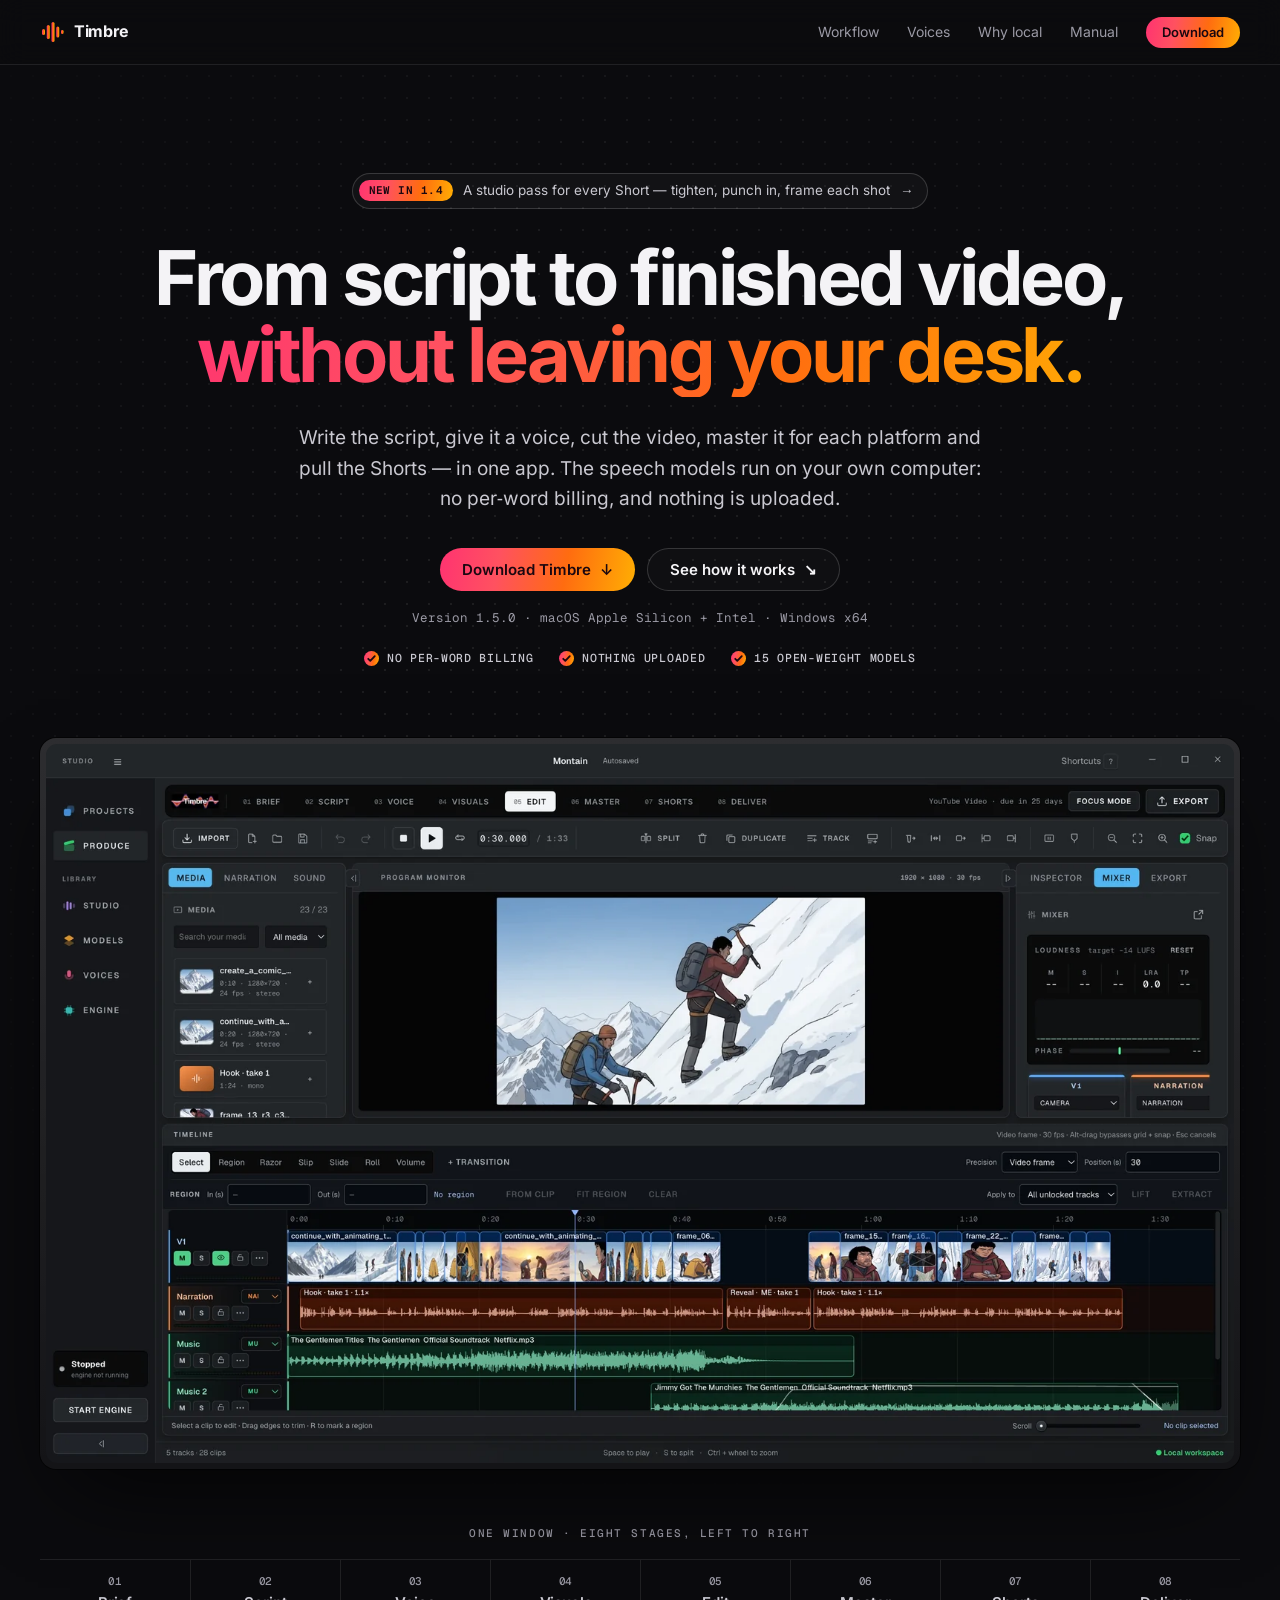
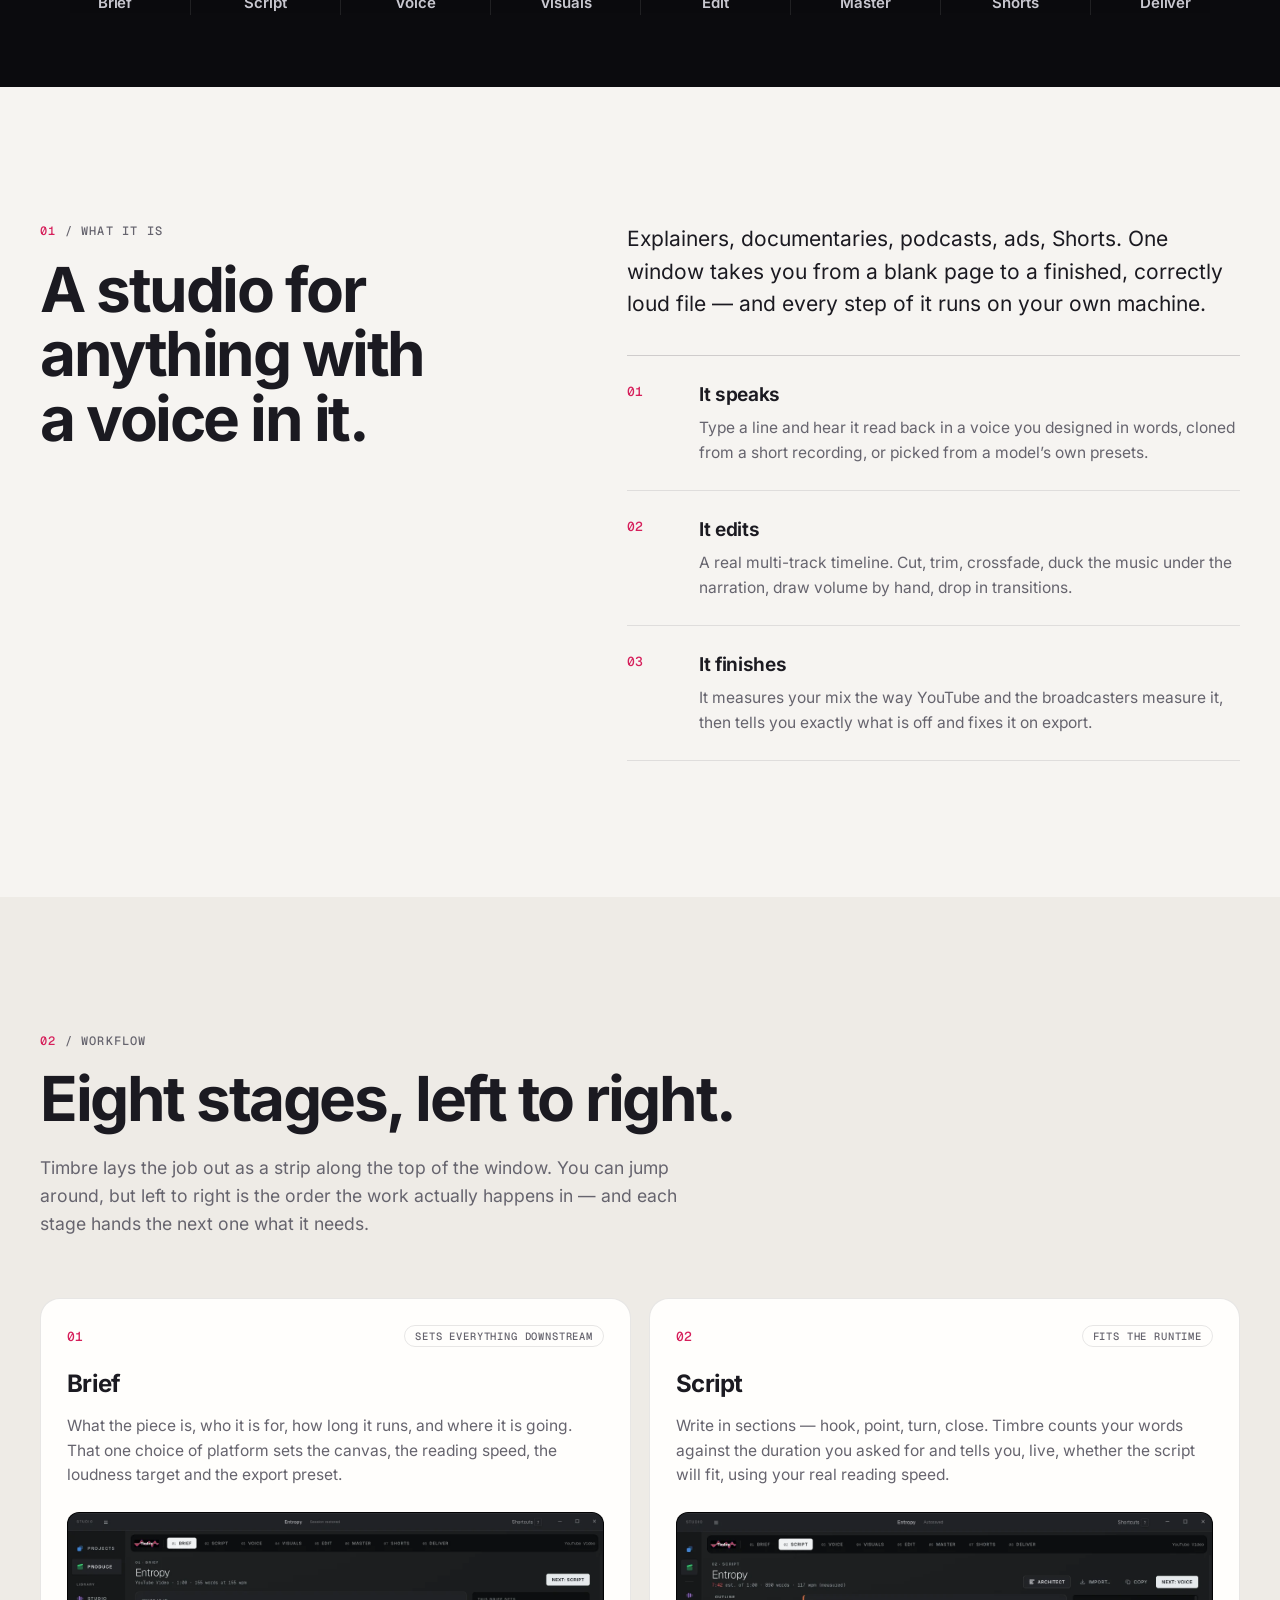
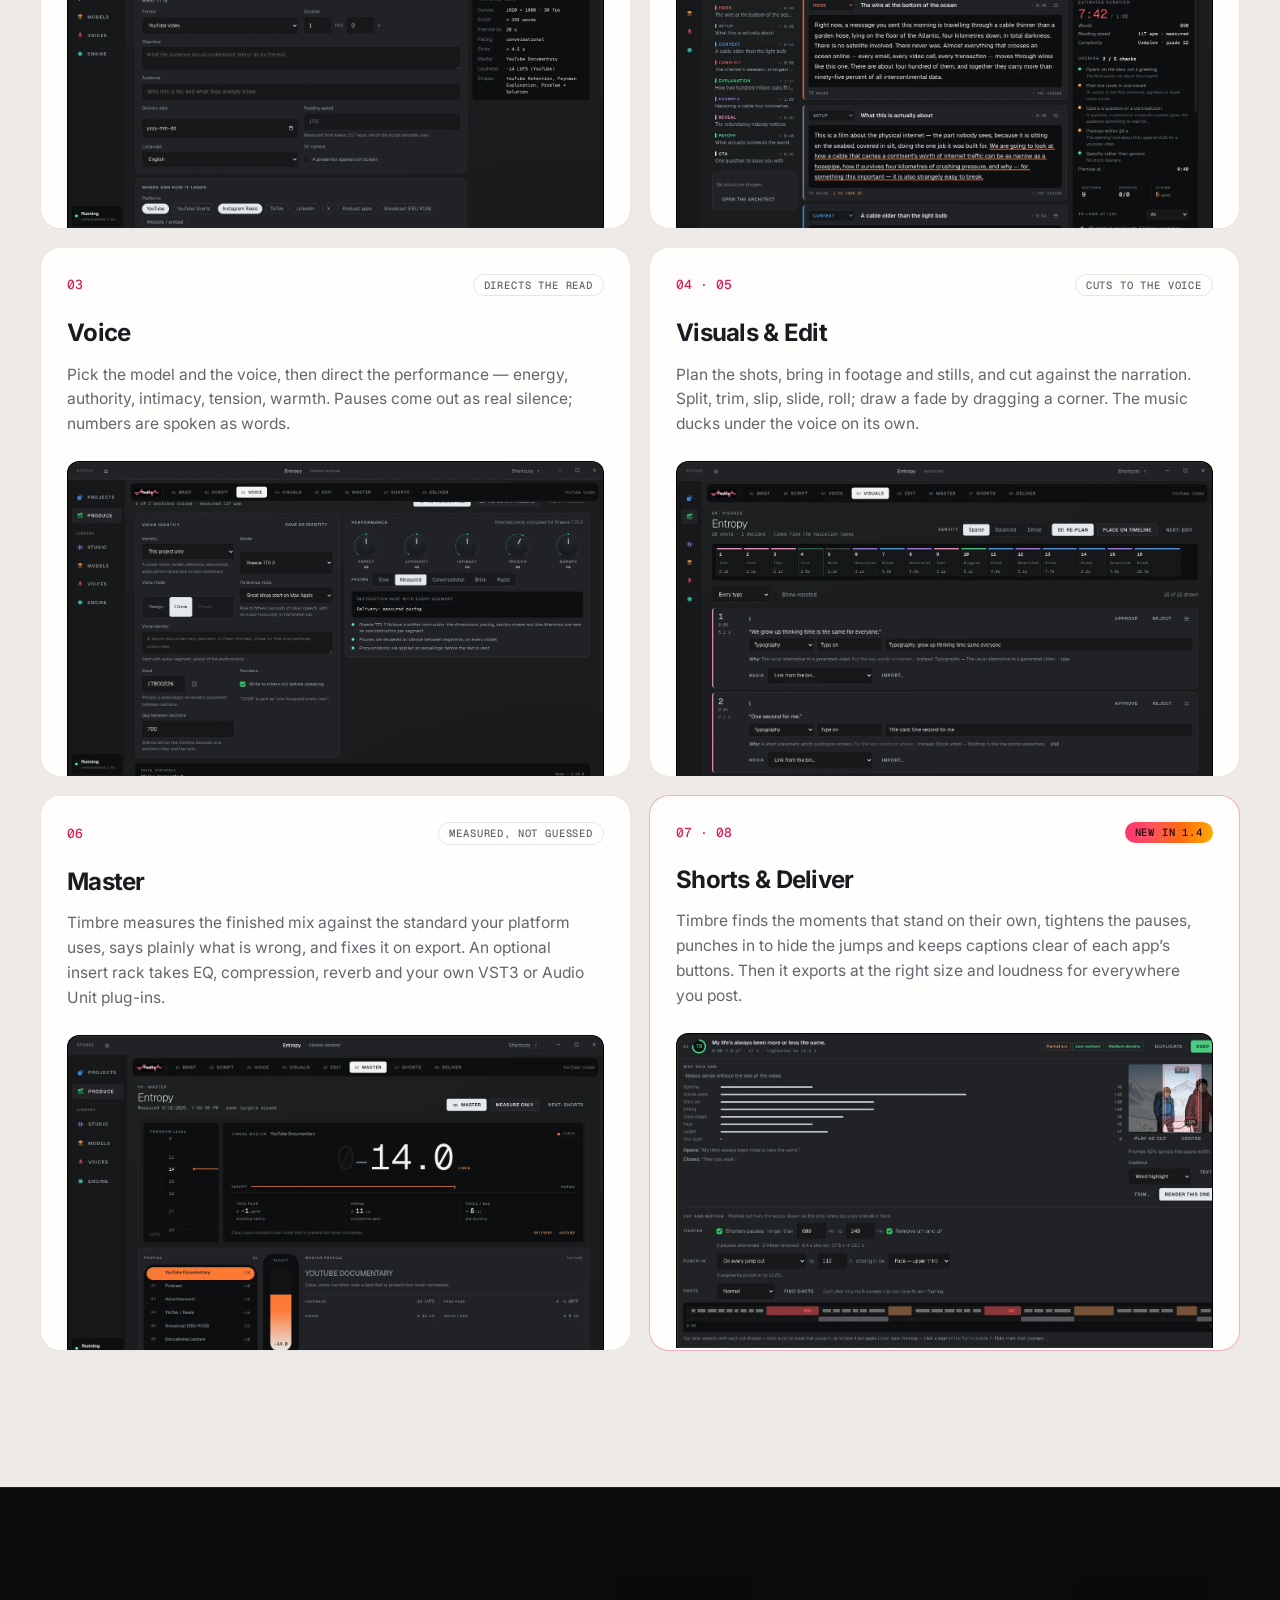
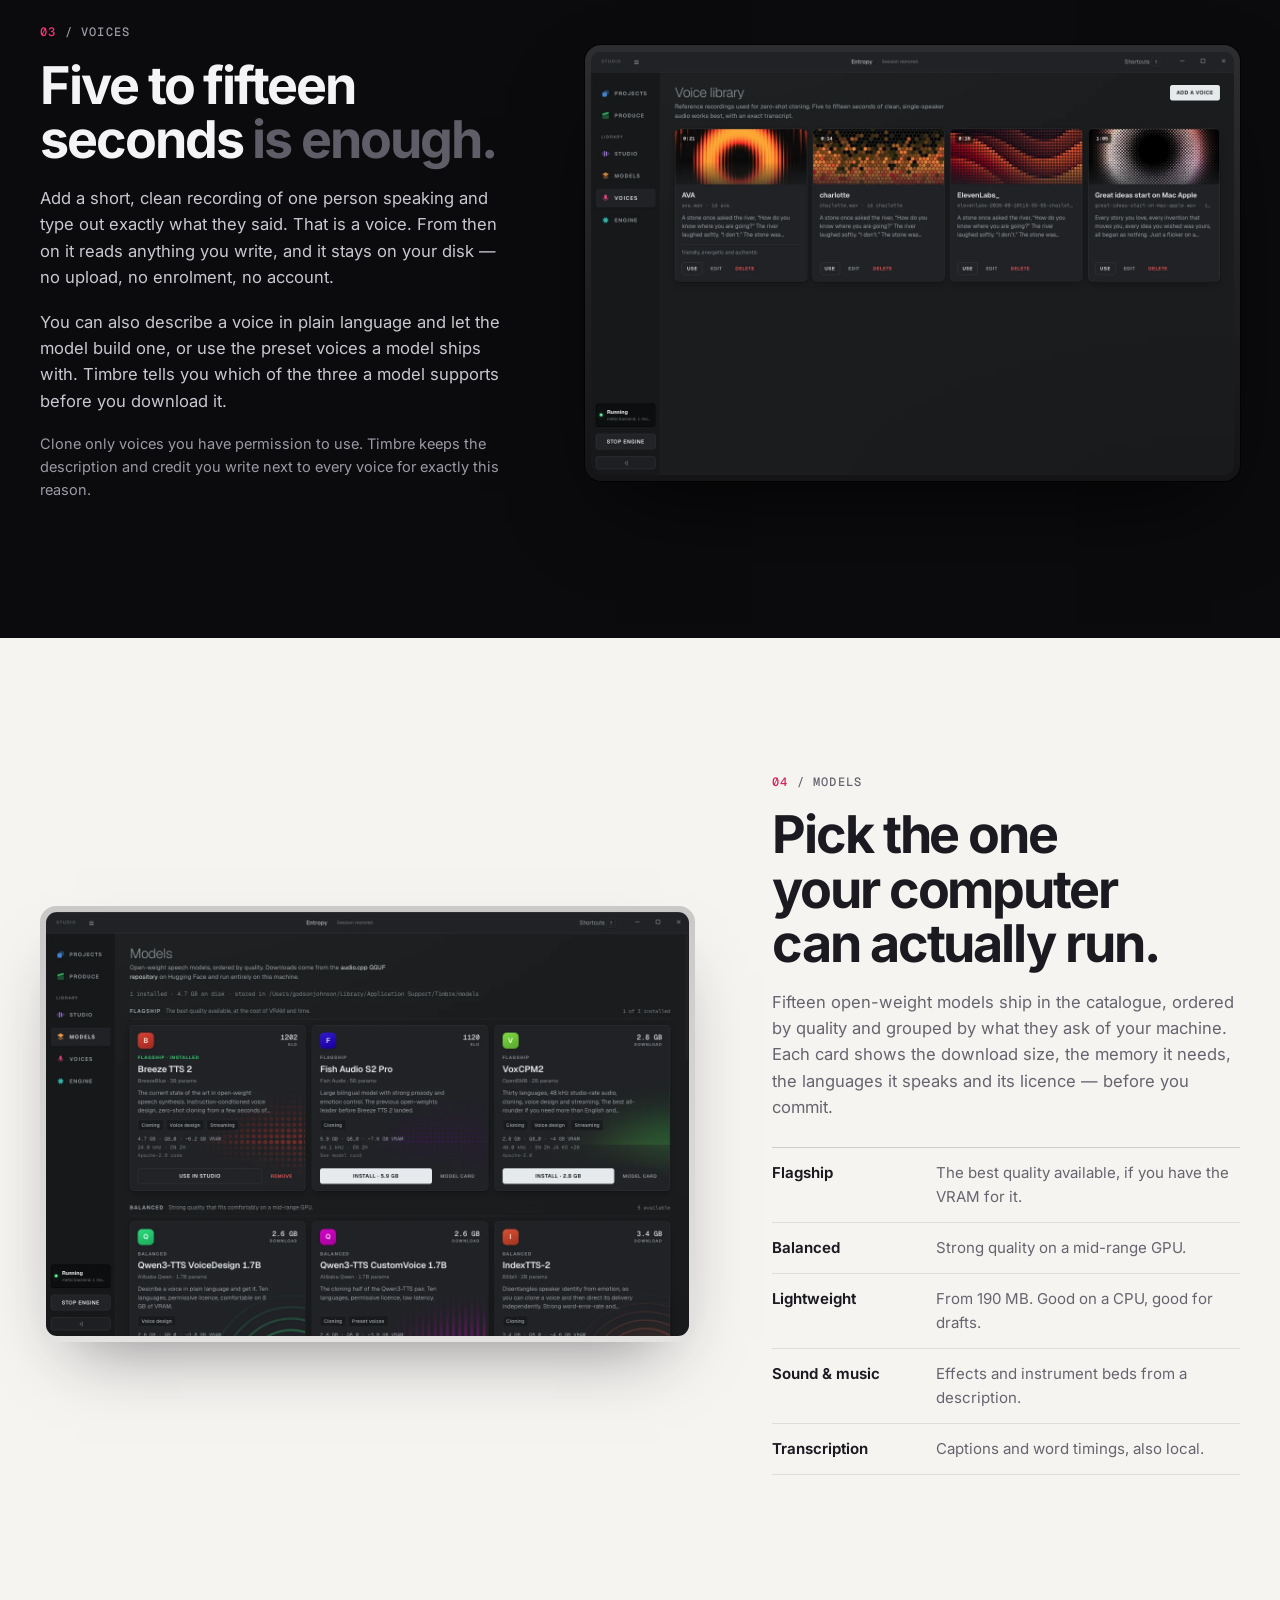
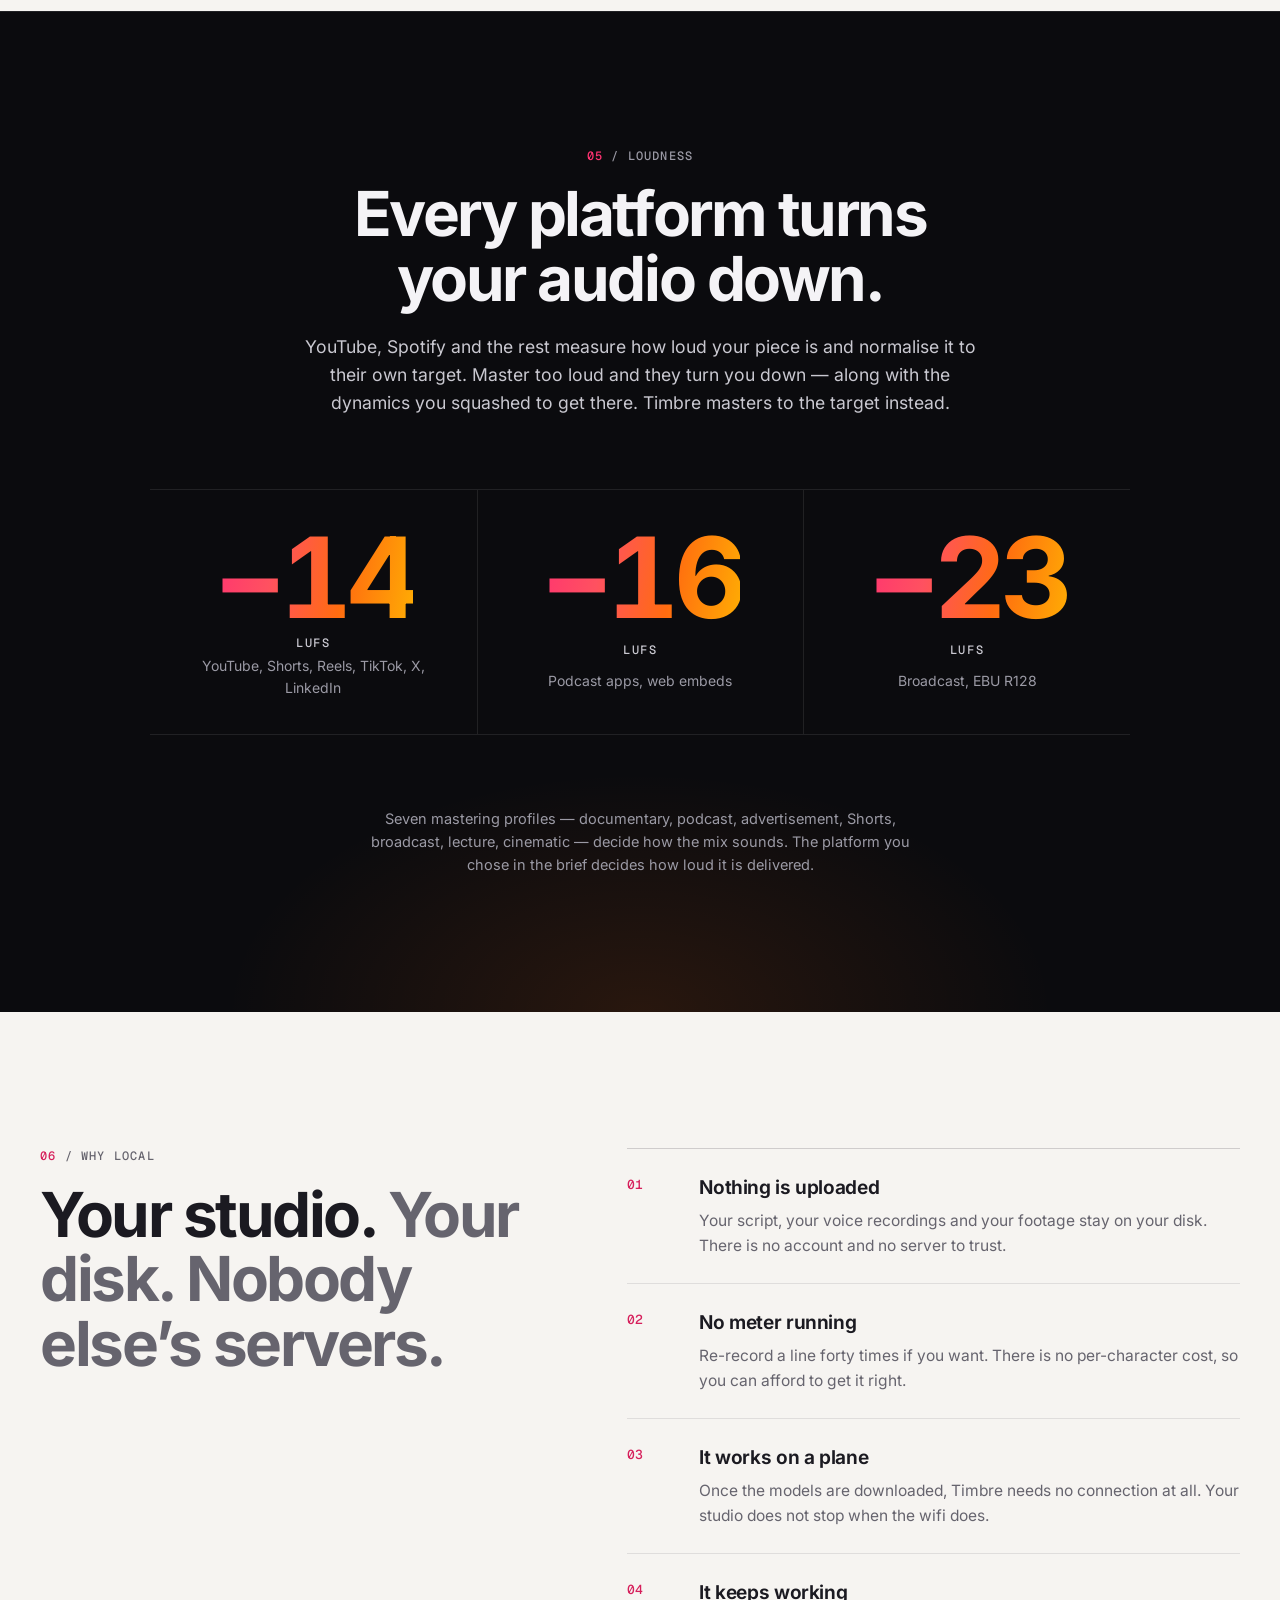
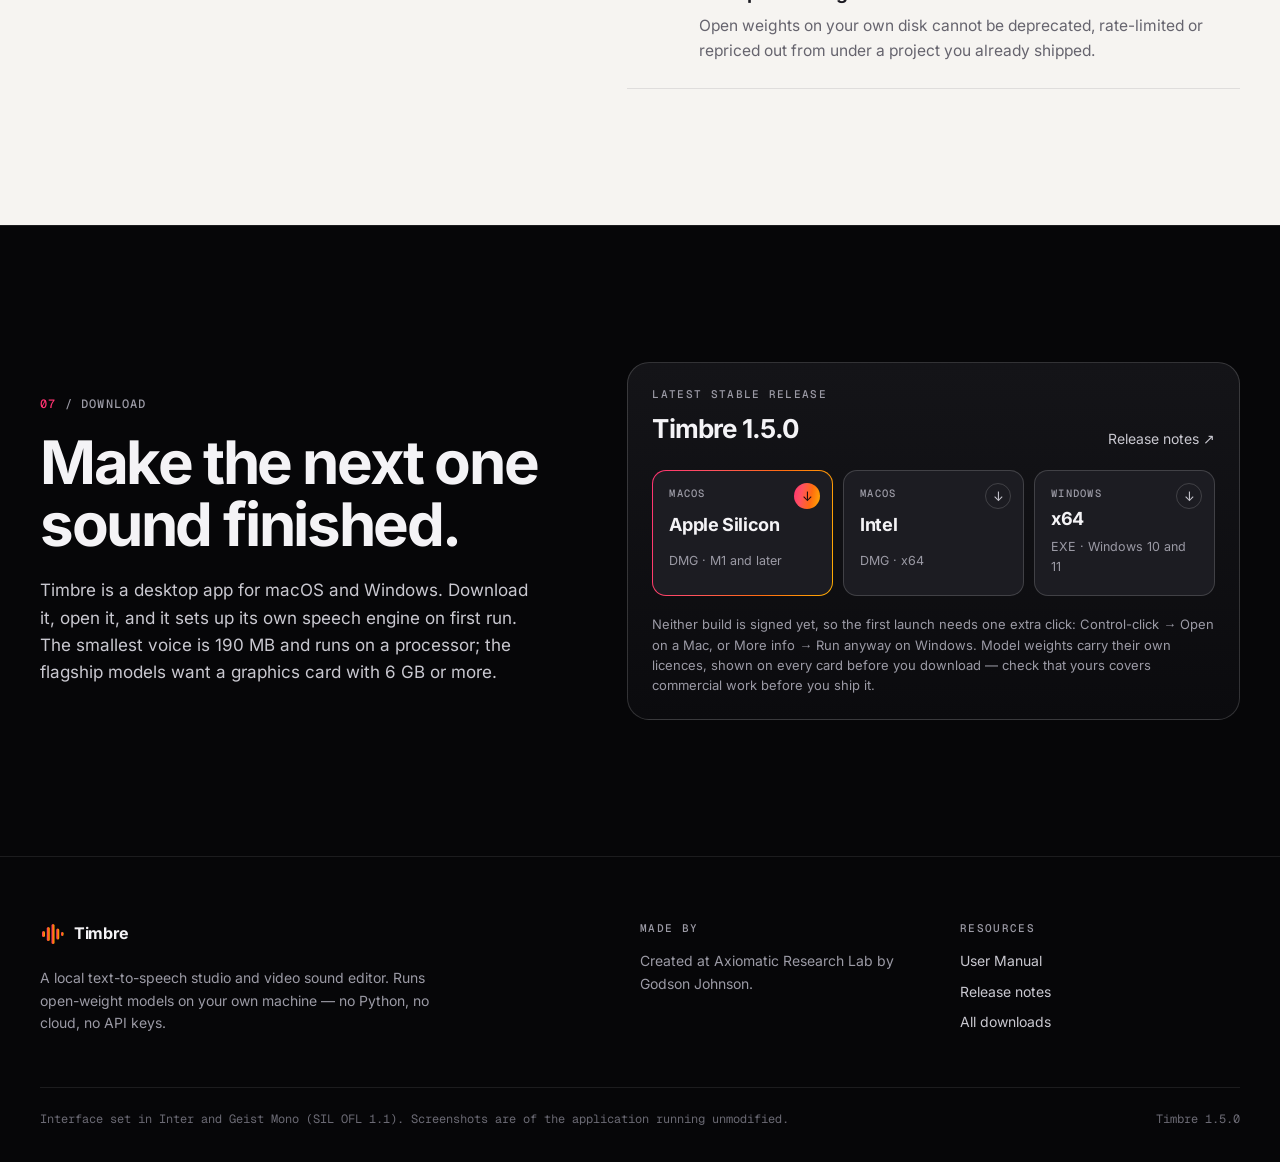
<file: index.html>
<!doctype html>
<html lang="en">
  <head>
    <meta charset="utf-8" />
    <meta name="viewport" content="width=device-width, initial-scale=1" />
    <title>Timbre — a voice studio that runs on your own machine</title>
    <meta
      name="description"
      content="Write a script, give it a voice, cut the video, master it and pull the Shorts. Timbre runs open-weight speech models on your own computer — no per-word billing, nothing uploaded."
    />
    <meta name="theme-color" content="#0b0b0e" />
    <meta property="og:title" content="Timbre — a voice studio that runs on your own machine" />
    <meta
      property="og:description"
      content="Script, voice, edit, master, Shorts and delivery. Open-weight speech models running locally, a real multi-track editor and broadcast-grade loudness."
    />
    <meta property="og:type" content="website" />
    <meta property="og:image" content="img/00-masthead.webp" />
    <!-- Versioned by the stylesheet's content, so a page never pairs new markup
         with a stylesheet a browser cached before the update. -->
    <link rel="stylesheet" href="style.css?v=6b19c0bb29" />
  </head>
  <body>
    <a class="skip" href="#main">Skip to content</a>

    <!-- The mark: a spoken line as five bars, in the logo's own pink-to-gold. -->
    <svg width="0" height="0" style="position: absolute" aria-hidden="true" focusable="false">
      <defs>
        <linearGradient id="timbre-grad" x1="0" y1="0" x2="1" y2="0">
          <stop offset="0" stop-color="#ff3371" />
          <stop offset="0.55" stop-color="#ff6c10" />
          <stop offset="1" stop-color="#ffae03" />
        </linearGradient>
        <symbol id="mark" viewBox="0 0 24 24">
          <rect x="2" y="9" width="3" height="6" rx="1.5" fill="url(#timbre-grad)" />
          <rect x="6.75" y="5" width="3" height="14" rx="1.5" fill="url(#timbre-grad)" />
          <rect x="11.5" y="2" width="3" height="20" rx="1.5" fill="url(#timbre-grad)" />
          <rect x="16.25" y="6.5" width="3" height="11" rx="1.5" fill="url(#timbre-grad)" />
          <rect x="21" y="10" width="2.5" height="4" rx="1.25" fill="url(#timbre-grad)" />
        </symbol>
      </defs>
    </svg>

    <header class="nav" id="top">
      <div class="container nav-inner">
        <a class="brand" href="#top" aria-label="Timbre, back to top">
          <svg class="brand-mark" aria-hidden="true"><use href="#mark" /></svg>
          <span>Timbre</span>
        </a>
        <nav class="nav-links" aria-label="Primary">
          <a href="#workflow">Workflow</a>
          <a href="#voices">Voices</a>
          <a href="#local">Why local</a>
          <a href="manual.html">Manual</a>
          <a class="pill pill-hot pill-sm" href="#download">Download</a>
        </nav>
      </div>
    </header>

    <main id="main">
      <!-- ─────────────────────────────────────────────────────────── hero -->
      <section class="hero" aria-labelledby="hero-title">
        <div class="container hero-inner">
          <a class="news" href="manual.html#shorts">
            <span class="news-tag">New in 1.4</span>
            <span>A studio pass for every Short — tighten, punch in, frame each shot</span>
            <span aria-hidden="true">→</span>
          </a>
          <h1 id="hero-title">
            <span class="h1-line">From script to finished video,</span>
            <span class="h1-line hot-text">without leaving your desk.</span>
          </h1>
          <p class="hero-lede">
            Write the script, give it a voice, cut the video, master it for each platform and pull the
            Shorts — in one app. The speech models run on your own computer: no per&#8209;word billing,
            and nothing is uploaded.
          </p>
          <div class="hero-cta">
            <a
              class="pill pill-hot"
              id="heroDownload"
              href="#download"
              data-mac="https://github.com/godsonj64/timbre-site/releases/latest/download/Timbre-1.5.0-mac-arm64.dmg"
              data-win="https://github.com/godsonj64/timbre-site/releases/latest/download/Timbre-1.5.0-win-x64.exe"
              >Download Timbre <span aria-hidden="true">↓</span></a
            >
            <a class="pill pill-line" href="#workflow">See how it works <span aria-hidden="true">↘</span></a>
          </div>
          <p class="hero-meta">Version 1.5.0 · macOS Apple Silicon + Intel · Windows x64</p>
          <ul class="checks" aria-label="In short">
            <li>No per-word billing</li>
            <li>Nothing uploaded</li>
            <li>15 open-weight models</li>
          </ul>
        </div>

        <figure class="container window hero-window">
          <img
            src="img/hero-edit-1600.webp"
            srcset="img/hero-edit-1600.webp 1600w, img/hero-edit-2400.webp 2400w"
            sizes="(min-width: 1260px) 1188px, calc(100vw - 44px)"
            alt="Timbre’s Edit stage on a mountain-climbing project: the eight production stages across the top, the program monitor showing a climber on an ice slope, the mixer with its loudness meter, and a multi-track timeline of video thumbnails, narration and two music beds with the playhead at 0:30."
            width="1600"
            height="969"
            fetchpriority="high"
          />
        </figure>

        <div class="container stages-strip">
          <p class="strip-label">One window · eight stages, left to right</p>
          <ol class="strip">
            <li><span>01</span>Brief</li>
            <li><span>02</span>Script</li>
            <li><span>03</span>Voice</li>
            <li><span>04</span>Visuals</li>
            <li><span>05</span>Edit</li>
            <li><span>06</span>Master</li>
            <li><span>07</span>Shorts</li>
            <li><span>08</span>Deliver</li>
          </ol>
        </div>
      </section>

      <!-- ─────────────────────────────────────────────────── 01 what it is -->
      <section class="section paper" id="product" aria-labelledby="product-title">
        <div class="container split-head">
          <div>
            <p class="kicker"><span>01</span> / What it is</p>
            <h2 id="product-title" class="reveal">A studio for anything with a voice in it.</h2>
          </div>
          <div class="reveal">
            <p class="lead">
              Explainers, documentaries, podcasts, ads, Shorts. One window takes you from a blank page
              to a finished, correctly loud file — and every step of it runs on your own machine.
            </p>
            <ol class="numbered">
              <li>
                <span class="n">01</span>
                <div>
                  <h3>It speaks</h3>
                  <p>Type a line and hear it read back in a voice you designed in words, cloned from a short recording, or picked from a model’s own presets.</p>
                </div>
              </li>
              <li>
                <span class="n">02</span>
                <div>
                  <h3>It edits</h3>
                  <p>A real multi-track timeline. Cut, trim, crossfade, duck the music under the narration, draw volume by hand, drop in transitions.</p>
                </div>
              </li>
              <li>
                <span class="n">03</span>
                <div>
                  <h3>It finishes</h3>
                  <p>It measures your mix the way YouTube and the broadcasters measure it, then tells you exactly what is off and fixes it on export.</p>
                </div>
              </li>
            </ol>
          </div>
        </div>
      </section>

      <!-- ─────────────────────────────────────────────────── 02 workflow -->
      <section class="section paper-2" id="workflow" aria-labelledby="workflow-title">
        <div class="container">
          <p class="kicker"><span>02</span> / Workflow</p>
          <h2 id="workflow-title" class="reveal">Eight stages, left to right.</h2>
          <p class="section-sub reveal">
            Timbre lays the job out as a strip along the top of the window. You can jump around, but left
            to right is the order the work actually happens in — and each stage hands the next one what it
            needs.
          </p>

          <ol class="cards">
            <li class="card reveal">
              <div class="card-head"><span class="n">01</span><span class="tag">Sets everything downstream</span></div>
              <h3>Brief</h3>
              <p>What the piece is, who it is for, how long it runs, and where it is going. That one choice of platform sets the canvas, the reading speed, the loudness target and the export preset.</p>
              <figure class="card-shot"><img src="img/02-brief.webp" alt="The Brief stage: format, duration, objective, audience, platforms and tone." width="1366" height="900" loading="lazy" /></figure>
            </li>
            <li class="card reveal">
              <div class="card-head"><span class="n">02</span><span class="tag">Fits the runtime</span></div>
              <h3>Script</h3>
              <p>Write in sections — hook, point, turn, close. Timbre counts your words against the duration you asked for and tells you, live, whether the script will fit, using your real reading speed.</p>
              <figure class="card-shot"><img src="img/03-script.webp" alt="The Script stage: sections of a script with live word counts, a reading-speed estimate, and checks for pacing and unsourced claims." width="1320" height="900" loading="lazy" /></figure>
            </li>
            <li class="card reveal">
              <div class="card-head"><span class="n">03</span><span class="tag">Directs the read</span></div>
              <h3>Voice</h3>
              <p>Pick the model and the voice, then direct the performance — energy, authority, intimacy, tension, warmth. Pauses come out as real silence; numbers are spoken as words.</p>
              <figure class="card-shot"><img src="img/04-voice.webp" alt="The Voice stage: voice identity, reference voice, and performance knobs." width="1366" height="900" loading="lazy" /></figure>
            </li>
            <li class="card reveal">
              <div class="card-head"><span class="n">04 · 05</span><span class="tag">Cuts to the voice</span></div>
              <h3>Visuals &amp; Edit</h3>
              <p>Plan the shots, bring in footage and stills, and cut against the narration. Split, trim, slip, slide, roll; draw a fade by dragging a corner. The music ducks under the voice on its own.</p>
              <figure class="card-shot"><img src="img/visuals-shots.webp" alt="The Visuals stage: an auto-planned shot list, each shot categorised with the reasoning behind it and its own approve or reject control." width="1320" height="900" loading="lazy" /></figure>
            </li>
            <li class="card reveal">
              <div class="card-head"><span class="n">06</span><span class="tag">Measured, not guessed</span></div>
              <h3>Master</h3>
              <p>Timbre measures the finished mix against the standard your platform uses, says plainly what is wrong, and fixes it on export. An optional insert rack takes EQ, compression, reverb and your own VST3 or Audio Unit plug-ins.</p>
              <figure class="card-shot"><img src="img/06-master.webp" alt="The Master stage: a large loudness readout, target rail and delivery profiles." width="1320" height="900" loading="lazy" /></figure>
            </li>
            <li class="card card-new reveal">
              <div class="card-head"><span class="n">07 · 08</span><span class="tag tag-hot">New in 1.4</span></div>
              <h3>Shorts &amp; Deliver</h3>
              <p>Timbre finds the moments that stand on their own, tightens the pauses, punches in to hide the jumps and keeps captions clear of each app’s buttons. Then it exports at the right size and loudness for everywhere you post.</p>
              <figure class="card-shot"><img src="img/shorts-studio.webp" alt="A Short in Timbre: its score and reasons, the 9:16 framing with TikTok’s covered areas shaded, and the Cut and motion panel with pauses and fillers cut and punch-ins on every jump cut." width="1394" height="758" loading="lazy" /></figure>
            </li>
          </ol>
        </div>
      </section>

      <!-- ─────────────────────────────────────────────────── 03 voices -->
      <section class="section ink" id="voices" aria-labelledby="voices-title">
        <div class="container split">
          <div class="split-text">
            <p class="kicker"><span>03</span> / Voices</p>
            <h2 id="voices-title" class="reveal">Five to fifteen seconds <span class="dim">is enough.</span></h2>
            <p>
              Add a short, clean recording of one person speaking and type out exactly what they said.
              That is a voice. From then on it reads anything you write, and it stays on your disk — no
              upload, no enrolment, no account.
            </p>
            <p>
              You can also describe a voice in plain language and let the model build one, or use the
              preset voices a model ships with. Timbre tells you which of the three a model supports
              before you download it.
            </p>
            <p class="fine">
              Clone only voices you have permission to use. Timbre keeps the description and credit you
              write next to every voice for exactly this reason.
            </p>
          </div>
          <figure class="window reveal">
            <img src="img/08-voices.webp" alt="The voice library: saved reference voices with transcripts and durations." width="1366" height="900" loading="lazy" />
          </figure>
        </div>
      </section>

      <!-- ─────────────────────────────────────────────────── 04 models -->
      <section class="section paper" id="models" aria-labelledby="models-title">
        <div class="container split reverse">
          <div class="split-text">
            <p class="kicker"><span>04</span> / Models</p>
            <h2 id="models-title" class="reveal">Pick the one your computer can actually run.</h2>
            <p>
              Fifteen open-weight models ship in the catalogue, ordered by quality and grouped by what
              they ask of your machine. Each card shows the download size, the memory it needs, the
              languages it speaks and its licence — before you commit.
            </p>
            <ul class="tiers">
              <li><b>Flagship</b><span>The best quality available, if you have the VRAM for it.</span></li>
              <li><b>Balanced</b><span>Strong quality on a mid-range GPU.</span></li>
              <li><b>Lightweight</b><span>From 190 MB. Good on a CPU, good for drafts.</span></li>
              <li><b>Sound &amp; music</b><span>Effects and instrument beds from a description.</span></li>
              <li><b>Transcription</b><span>Captions and word timings, also local.</span></li>
            </ul>
          </div>
          <figure class="window reveal">
            <img src="img/07-models.webp" alt="The model library: cards showing size, memory, languages and licence." width="1366" height="900" loading="lazy" />
          </figure>
        </div>
      </section>

      <!-- ─────────────────────────────────────────────────── 05 loudness -->
      <section class="section ink loud" id="loudness" aria-labelledby="loud-title">
        <div class="container">
          <p class="kicker center"><span>05</span> / Loudness</p>
          <h2 id="loud-title" class="center reveal">Every platform turns your audio down.</h2>
          <p class="section-sub center reveal">
            YouTube, Spotify and the rest measure how loud your piece is and normalise it to their own
            target. Master too loud and they turn you down — along with the dynamics you squashed to get
            there. Timbre masters to the target instead.
          </p>
          <div class="targets reveal">
            <div><b>−14</b><span>LUFS</span><i>YouTube, Shorts, Reels, TikTok, X, LinkedIn</i></div>
            <div><b>−16</b><span>LUFS</span><i>Podcast apps, web embeds</i></div>
            <div><b>−23</b><span>LUFS</span><i>Broadcast, EBU R128</i></div>
          </div>
          <p class="section-sub center fine">
            Seven mastering profiles — documentary, podcast, advertisement, Shorts, broadcast, lecture,
            cinematic — decide how the mix sounds. The platform you chose in the brief decides how loud it
            is delivered.
          </p>
        </div>
      </section>

      <!-- ─────────────────────────────────────────────────── 06 local -->
      <section class="section paper" id="local" aria-labelledby="local-title">
        <div class="container split-head">
          <div>
            <p class="kicker"><span>06</span> / Why local</p>
            <h2 id="local-title" class="reveal">Your studio. <span class="dim">Your disk. Nobody else’s servers.</span></h2>
          </div>
          <ol class="numbered reveal">
            <li><span class="n">01</span><div><h3>Nothing is uploaded</h3><p>Your script, your voice recordings and your footage stay on your disk. There is no account and no server to trust.</p></div></li>
            <li><span class="n">02</span><div><h3>No meter running</h3><p>Re-record a line forty times if you want. There is no per-character cost, so you can afford to get it right.</p></div></li>
            <li><span class="n">03</span><div><h3>It works on a plane</h3><p>Once the models are downloaded, Timbre needs no connection at all. Your studio does not stop when the wifi does.</p></div></li>
            <li><span class="n">04</span><div><h3>It keeps working</h3><p>Open weights on your own disk cannot be deprecated, rate-limited or repriced out from under a project you already shipped.</p></div></li>
          </ol>
        </div>
      </section>

      <!-- ─────────────────────────────────────────────────── 07 download -->
      <section class="section ink download" id="download" aria-labelledby="download-title">
        <div class="container download-grid">
          <div>
            <p class="kicker"><span>07</span> / Download</p>
            <h2 id="download-title" class="reveal">Make the next one sound finished.</h2>
            <p class="lead-ink">
              Timbre is a desktop app for macOS and Windows. Download it, open it, and it sets up its own
              speech engine on first run. The smallest voice is 190 MB and runs on a processor; the
              flagship models want a graphics card with 6 GB or more.
            </p>
          </div>
          <div class="release reveal">
            <div class="release-head">
              <div>
                <p class="release-label">Latest stable release</p>
                <p class="release-name">Timbre 1.5.0</p>
              </div>
              <a class="release-notes" href="https://github.com/godsonj64/timbre-site/releases/latest">Release notes <span aria-hidden="true">↗</span></a>
            </div>
            <div class="tiles">
              <a class="tile tile-main" href="https://github.com/godsonj64/timbre-site/releases/latest/download/Timbre-1.5.0-mac-arm64.dmg" download>
                <span class="tile-os">macOS</span>
                <b>Apple Silicon</b>
                <span class="tile-file">DMG · M1 and later</span>
                <span class="tile-go" aria-hidden="true">↓</span>
              </a>
              <a class="tile" href="https://github.com/godsonj64/timbre-site/releases/latest/download/Timbre-1.5.0-mac-x64.dmg" download>
                <span class="tile-os">macOS</span>
                <b>Intel</b>
                <span class="tile-file">DMG · x64</span>
                <span class="tile-go" aria-hidden="true">↓</span>
              </a>
              <a class="tile" href="https://github.com/godsonj64/timbre-site/releases/latest/download/Timbre-1.5.0-win-x64.exe" download>
                <span class="tile-os">Windows</span>
                <b>x64</b>
                <span class="tile-file">EXE · Windows 10 and 11</span>
                <span class="tile-go" aria-hidden="true">↓</span>
              </a>
            </div>
            <p class="release-fine">
              Neither build is signed yet, so the first launch needs one extra click: Control-click → Open on
              a Mac, or More info → Run anyway on Windows. Model weights carry their own licences, shown on
              every card before you download — check that yours covers commercial work before you ship it.
            </p>
          </div>
        </div>
      </section>
    </main>

    <footer class="footer">
      <div class="container footer-grid">
        <div>
          <a class="brand" href="#top"><svg class="brand-mark" aria-hidden="true"><use href="#mark" /></svg><span>Timbre</span></a>
          <p>A local text-to-speech studio and video sound editor. Runs open-weight models on your own machine — no Python, no cloud, no API keys.</p>
        </div>
        <div>
          <h2>Made by</h2>
          <p>Created at Axiomatic Research Lab by Godson Johnson.</p>
        </div>
        <div>
          <h2>Resources</h2>
          <ul>
            <li><a href="manual.html">User Manual</a></li>
            <li><a href="https://github.com/godsonj64/timbre-site/releases/latest">Release notes</a></li>
            <li><a href="https://github.com/godsonj64/timbre-site/releases">All downloads</a></li>
          </ul>
        </div>
      </div>
      <div class="container footer-base">
        <span>Interface set in Inter and Geist Mono (SIL OFL 1.1). Screenshots are of the application running unmodified.</span>
        <span>Timbre 1.5.0</span>
      </div>
    </footer>

    <script>
      // The hero button downloads the build for this computer; without
      // JavaScript, or on anything else, it goes to the download section.
      (function () {
        var btn = document.getElementById('heroDownload');
        var ua = navigator.userAgent || '';
        var touchMac = /Macintosh/.test(ua) && navigator.maxTouchPoints > 1; // an iPad asking for the desktop site
        if (btn && /Windows NT/.test(ua)) {
          btn.href = btn.dataset.win;
          btn.setAttribute('download', '');
          btn.firstChild.nodeValue = 'Download for Windows ';
        } else if (btn && /Macintosh|Mac OS X/.test(ua) && !touchMac) {
          btn.href = btn.dataset.mac;
          btn.setAttribute('download', '');
          btn.firstChild.nodeValue = 'Download for macOS ';
        }
        // Sections rise in as they arrive, unless motion is turned down.
        if (!('IntersectionObserver' in window) || matchMedia('(prefers-reduced-motion: reduce)').matches) return;
        document.documentElement.classList.add('motion');
        var io = new IntersectionObserver(function (entries) {
          entries.forEach(function (e) {
            if (e.isIntersecting) { e.target.classList.add('is-in'); io.unobserve(e.target); }
          });
        }, { rootMargin: '0px 0px -8% 0px' });
        document.querySelectorAll('.reveal').forEach(function (n) { io.observe(n); });
      })();
    </script>
  </body>
</html>
</file>
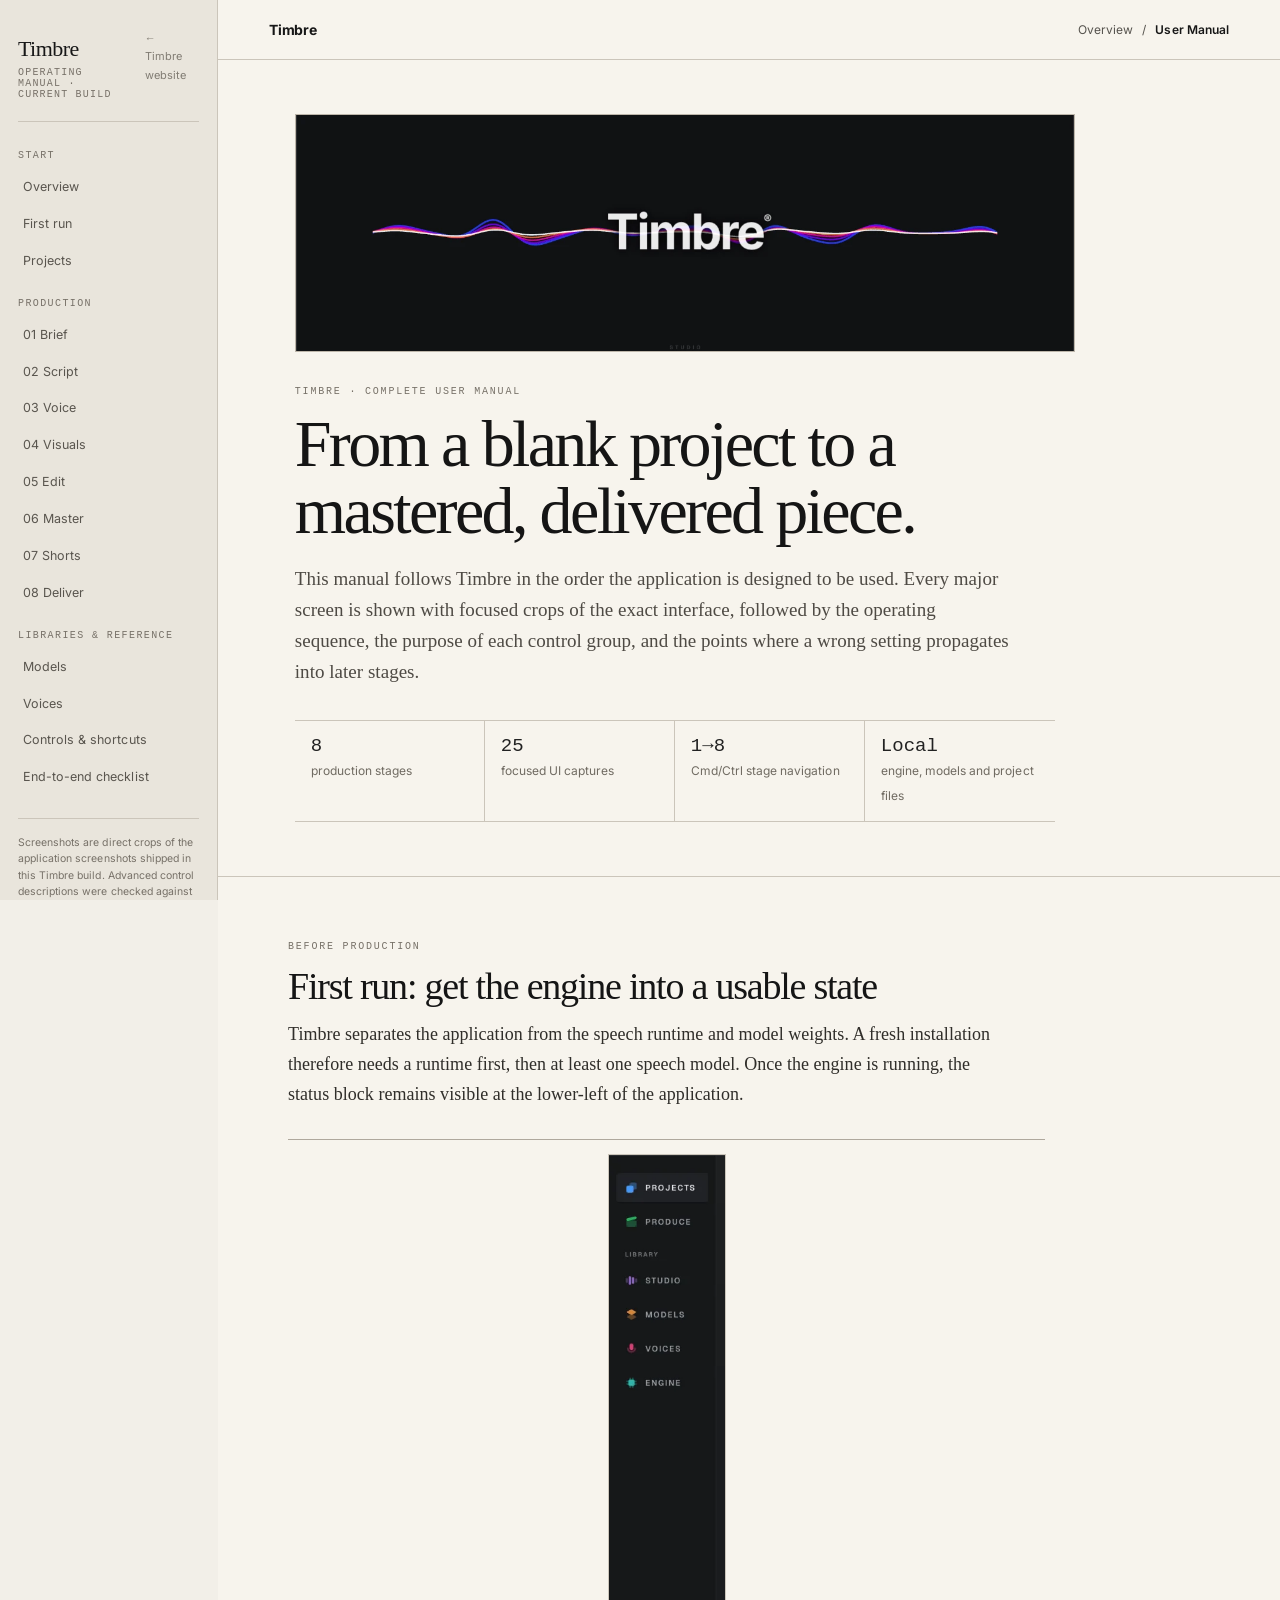
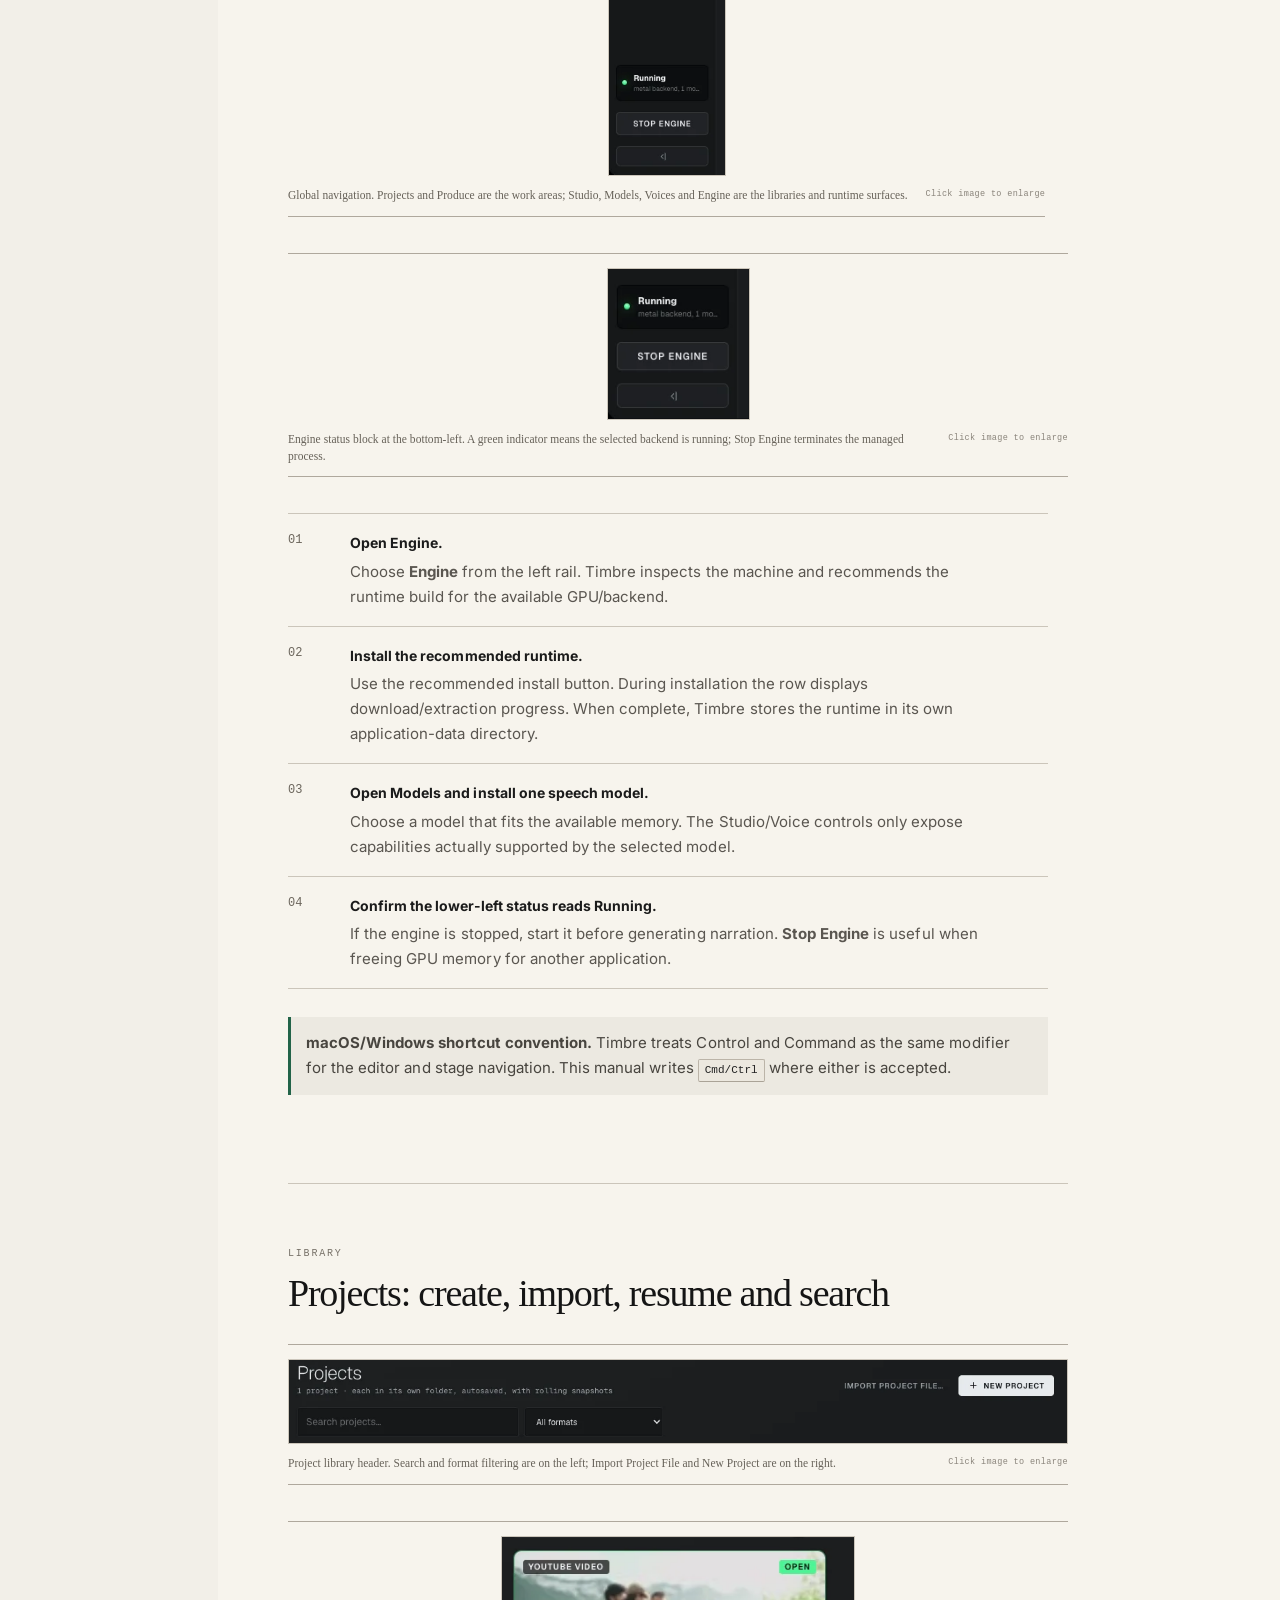
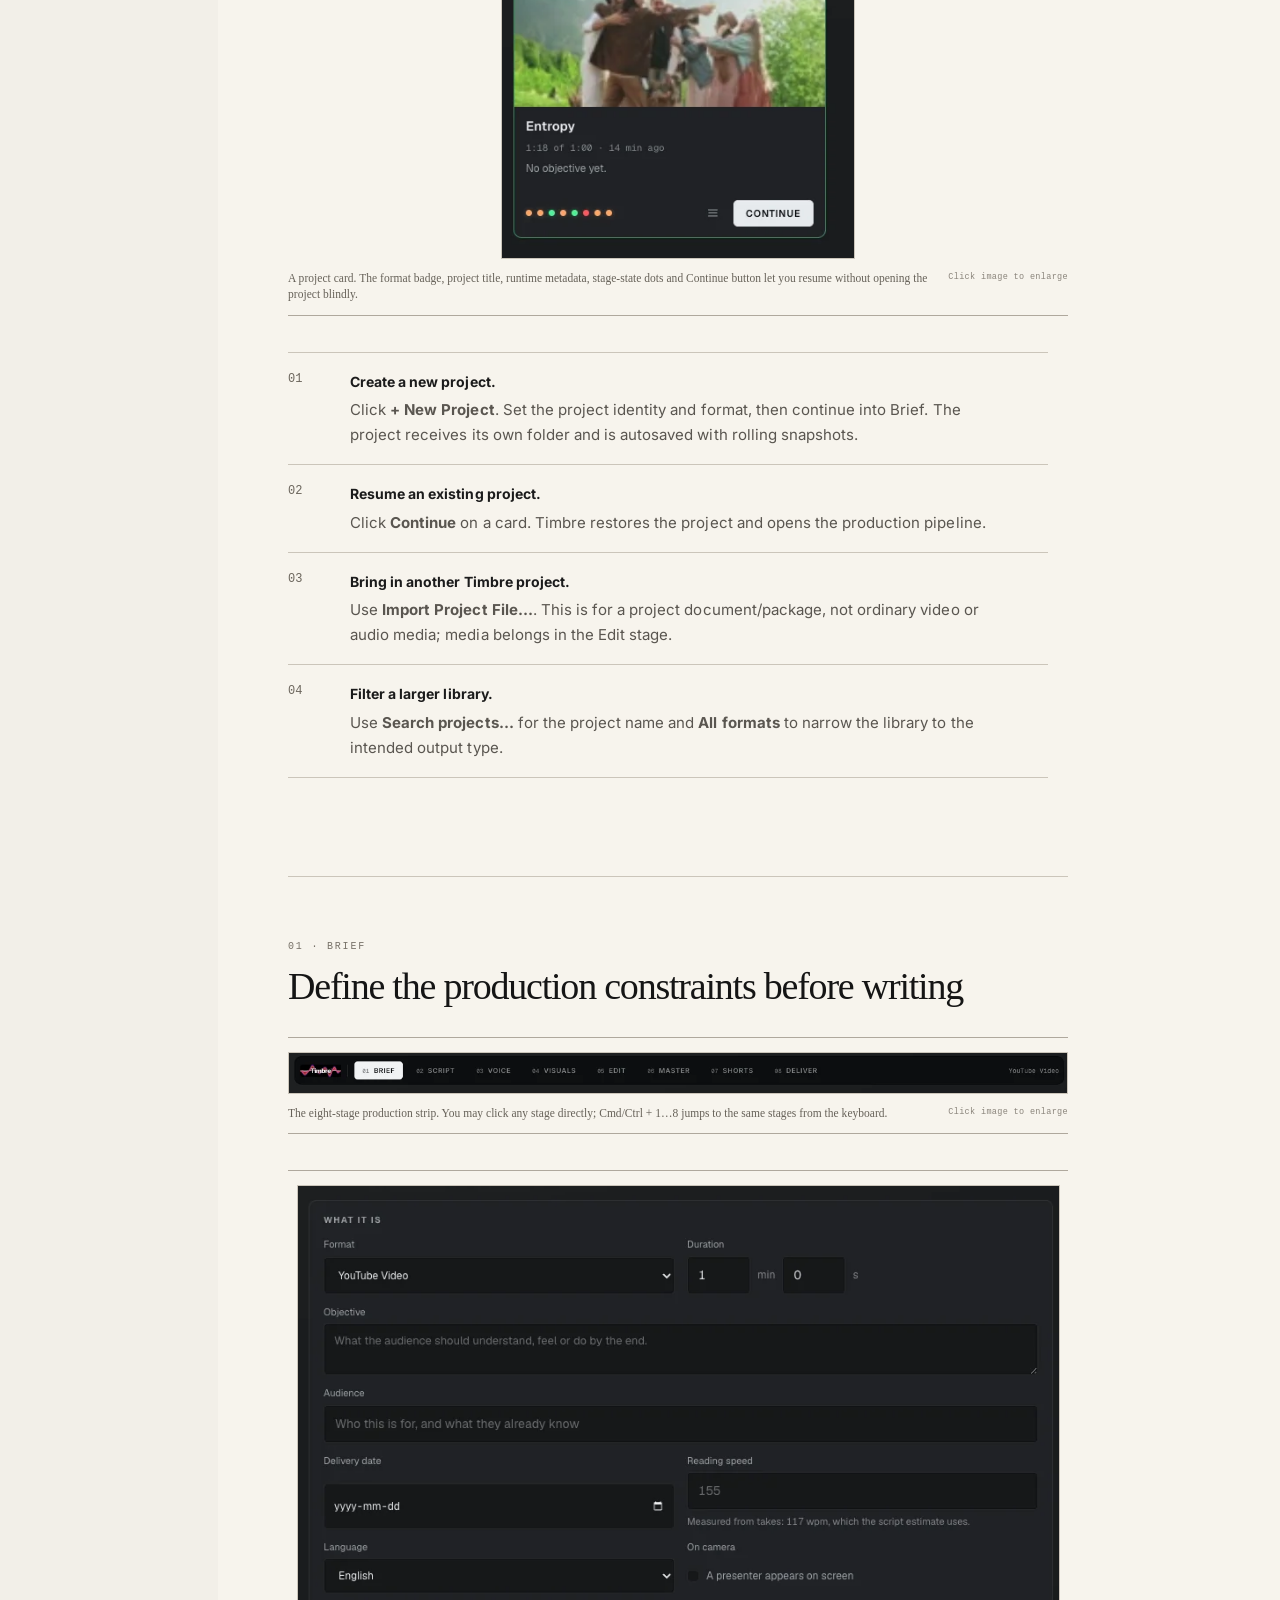
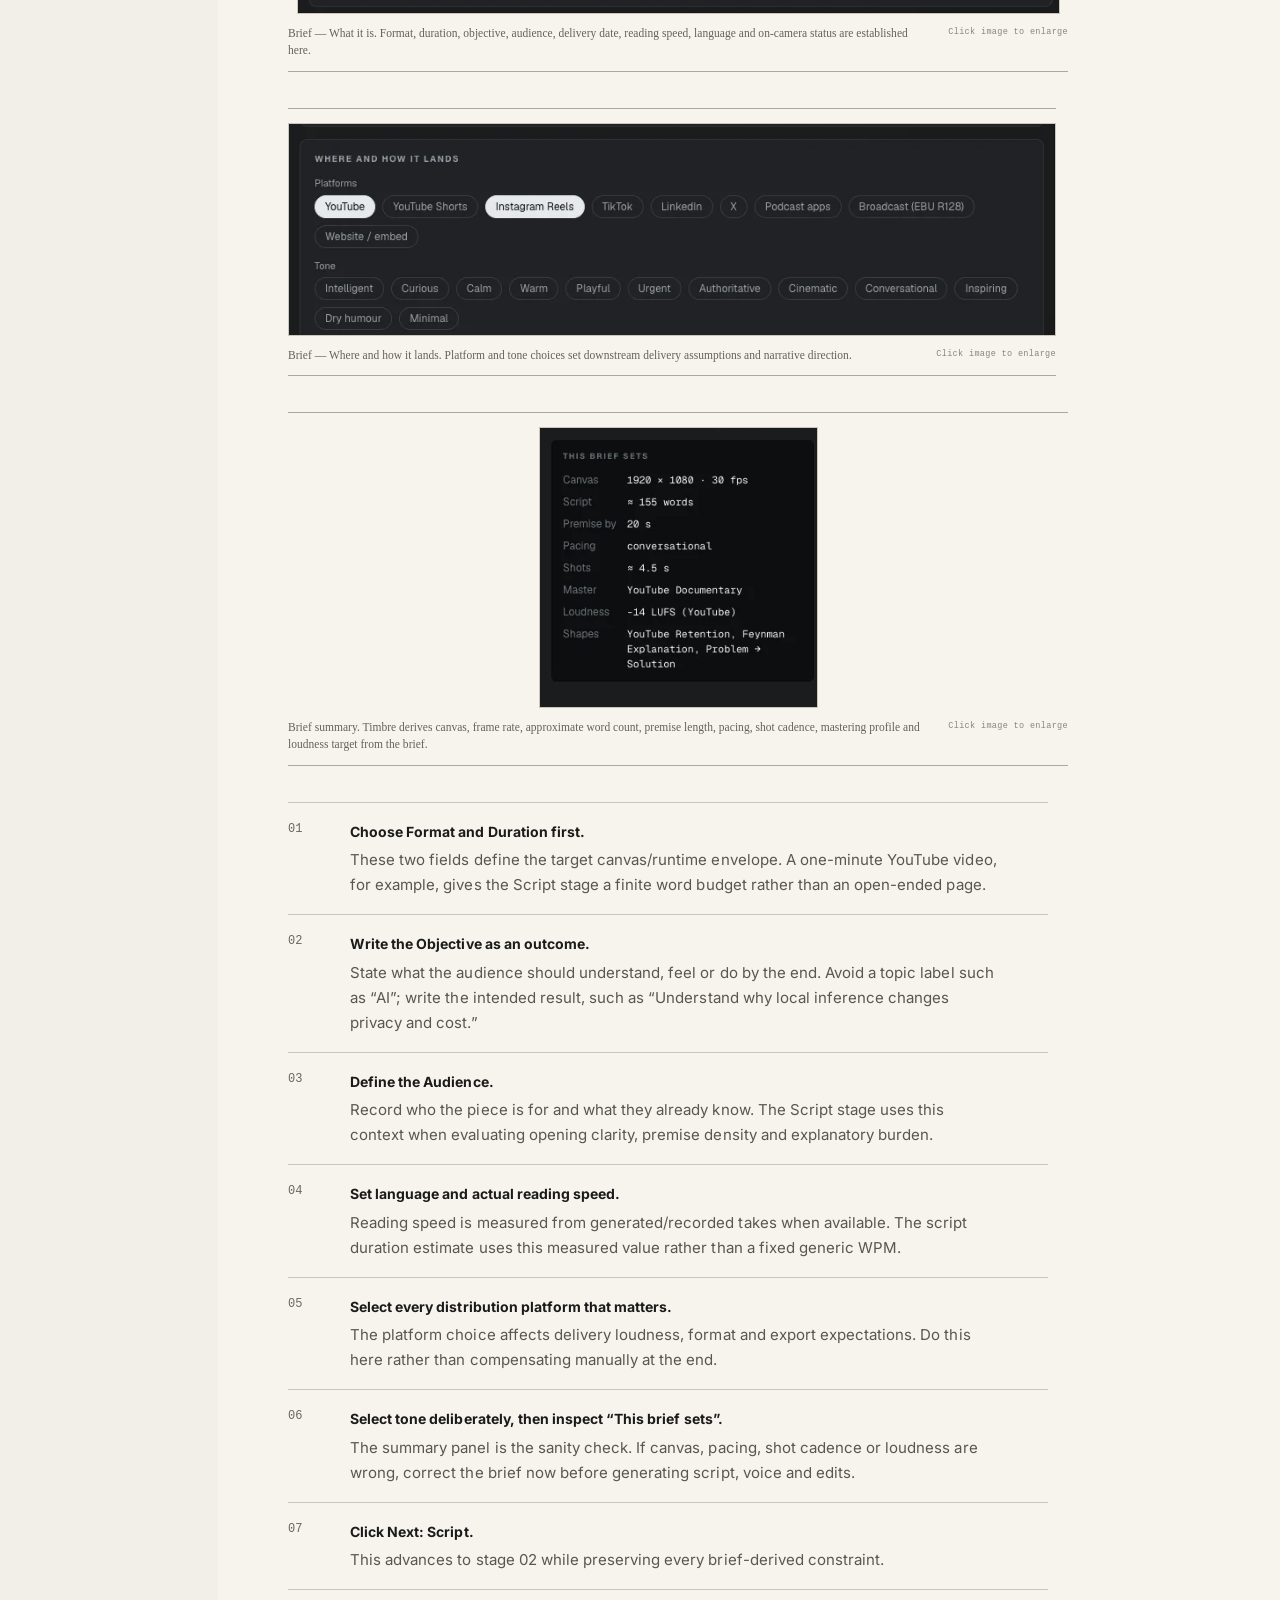
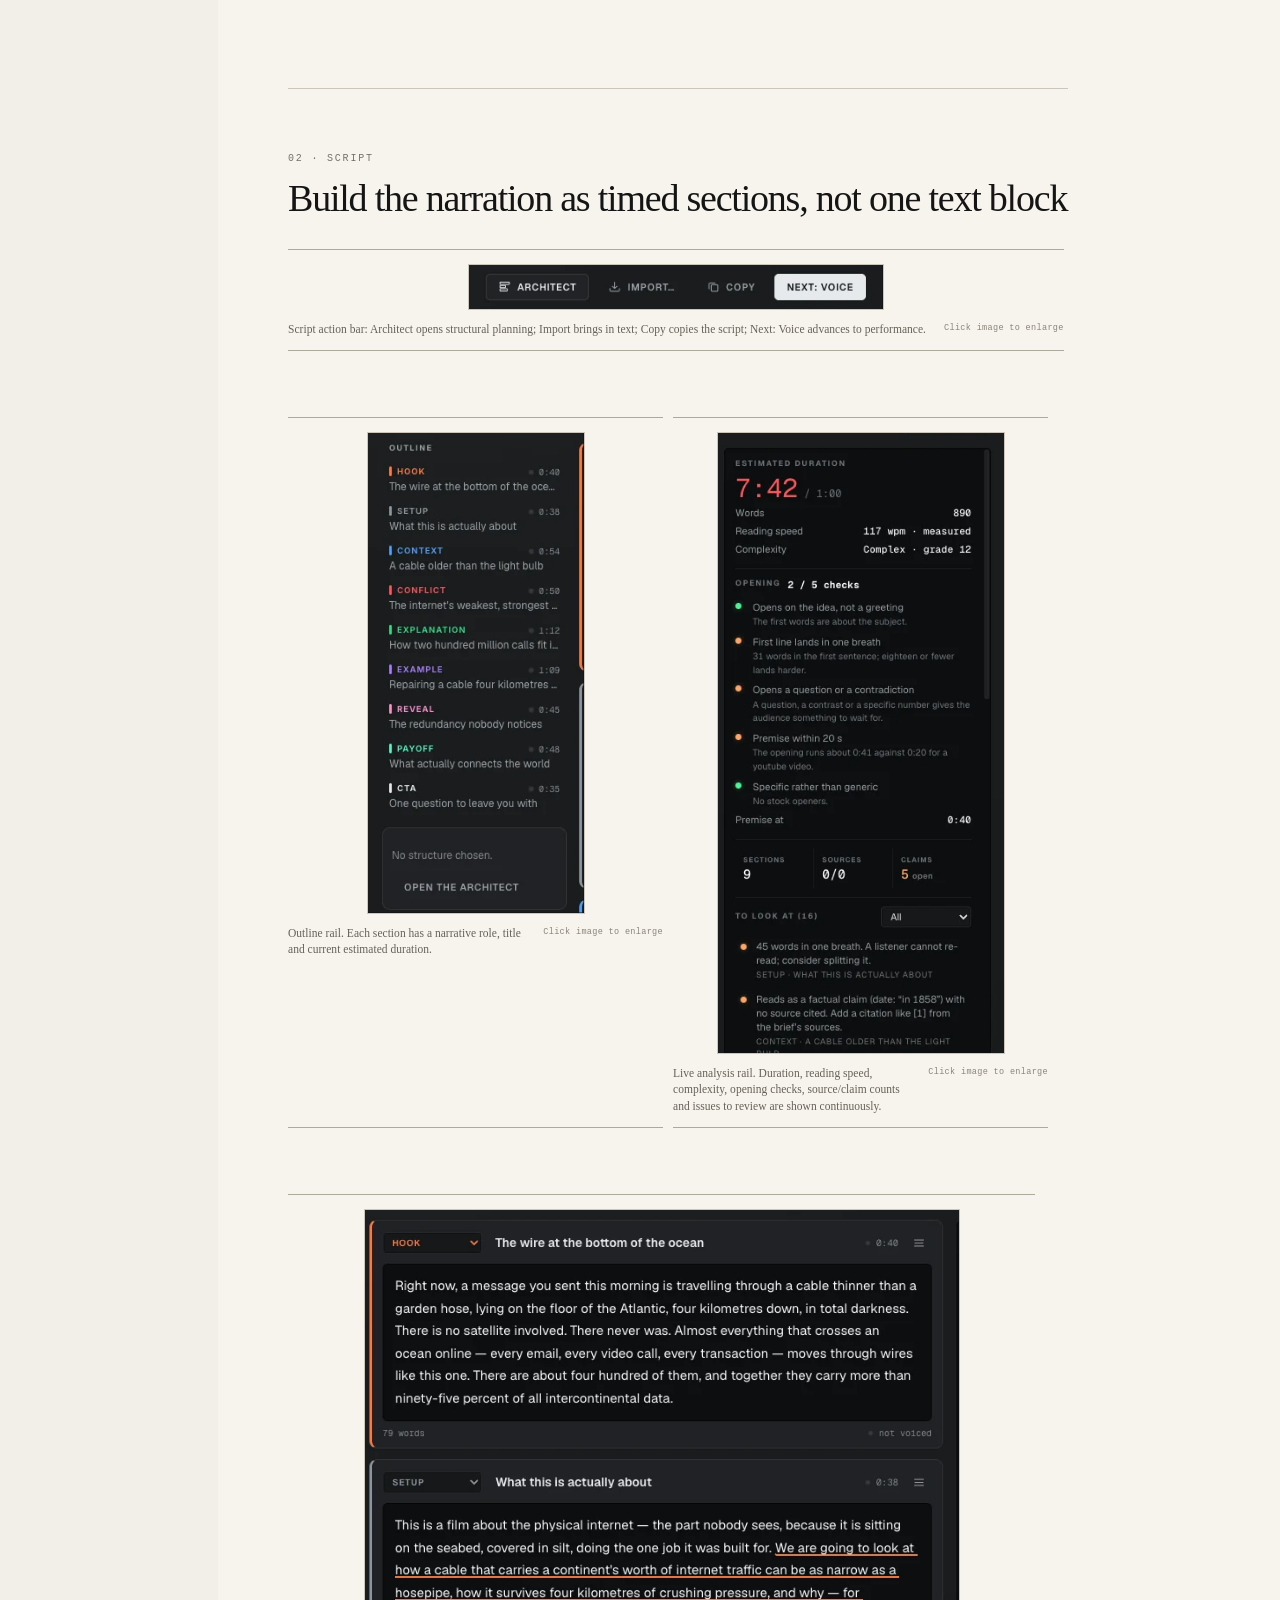
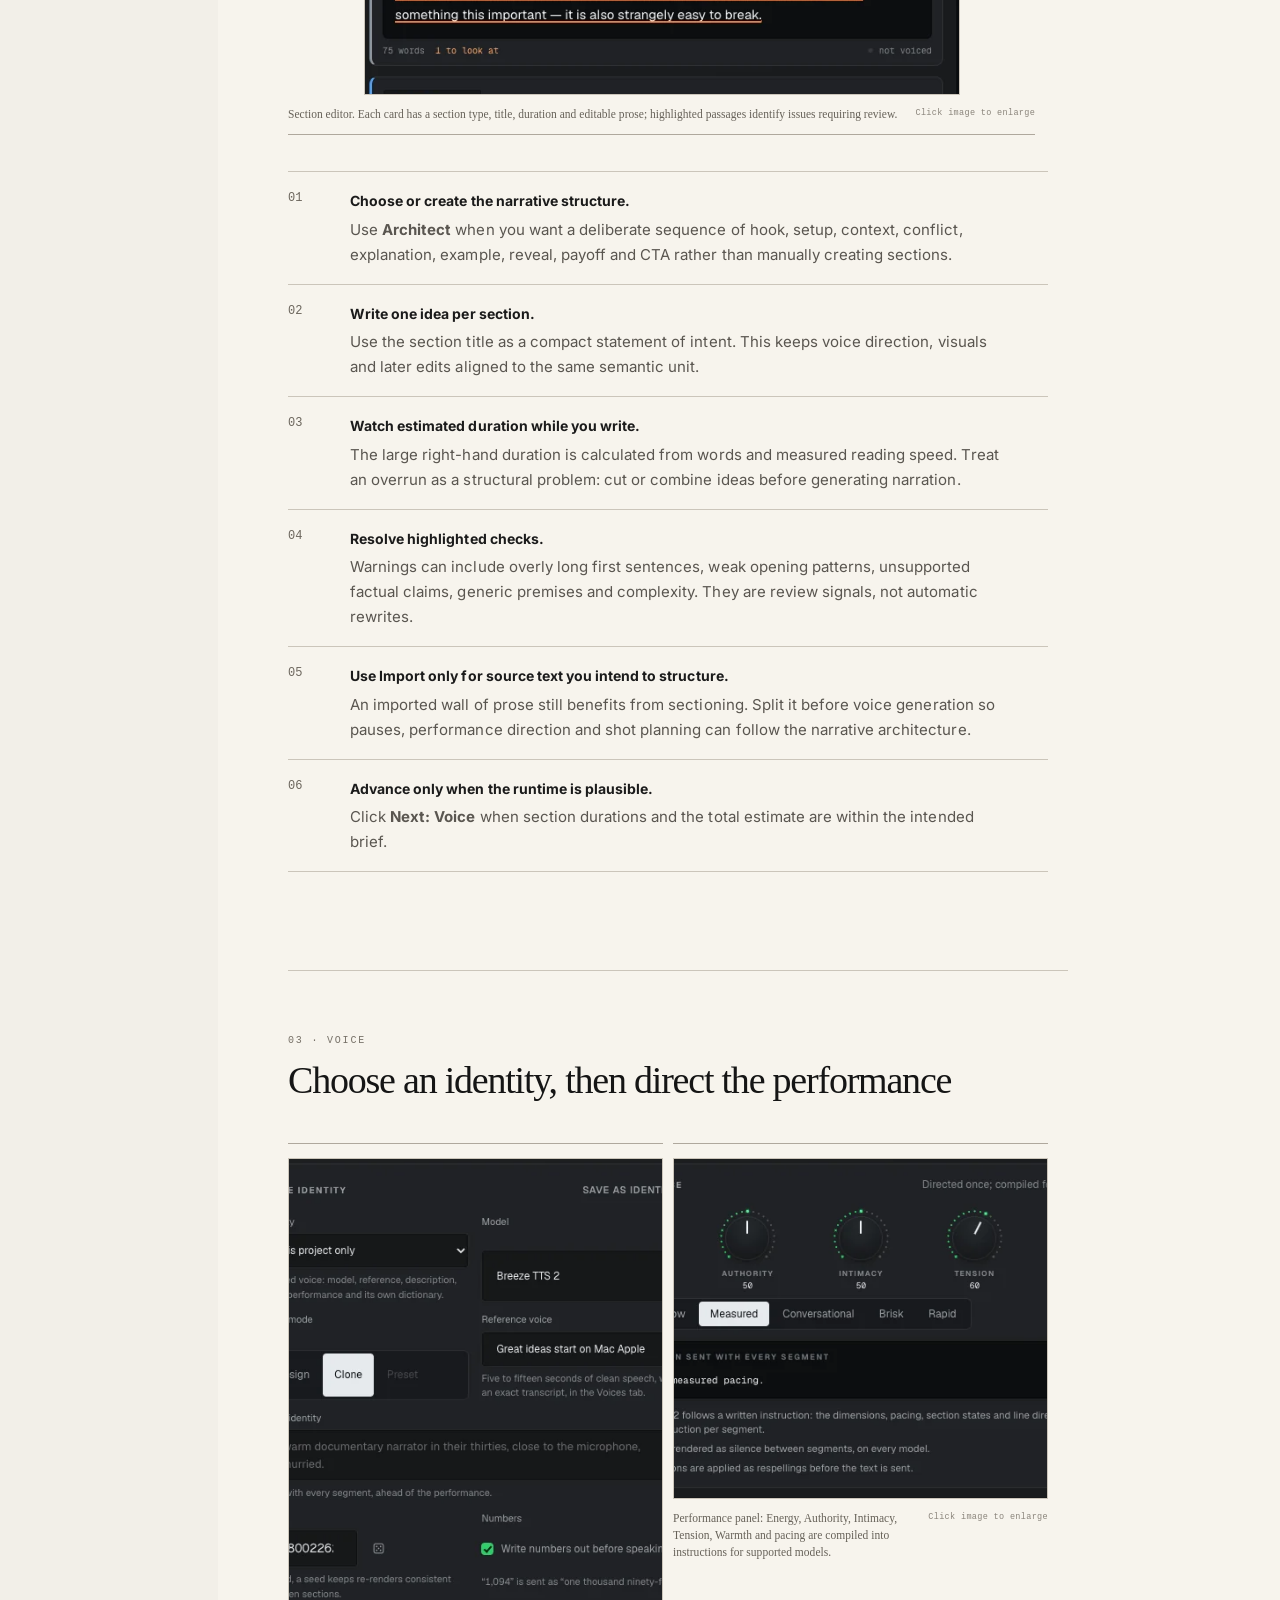
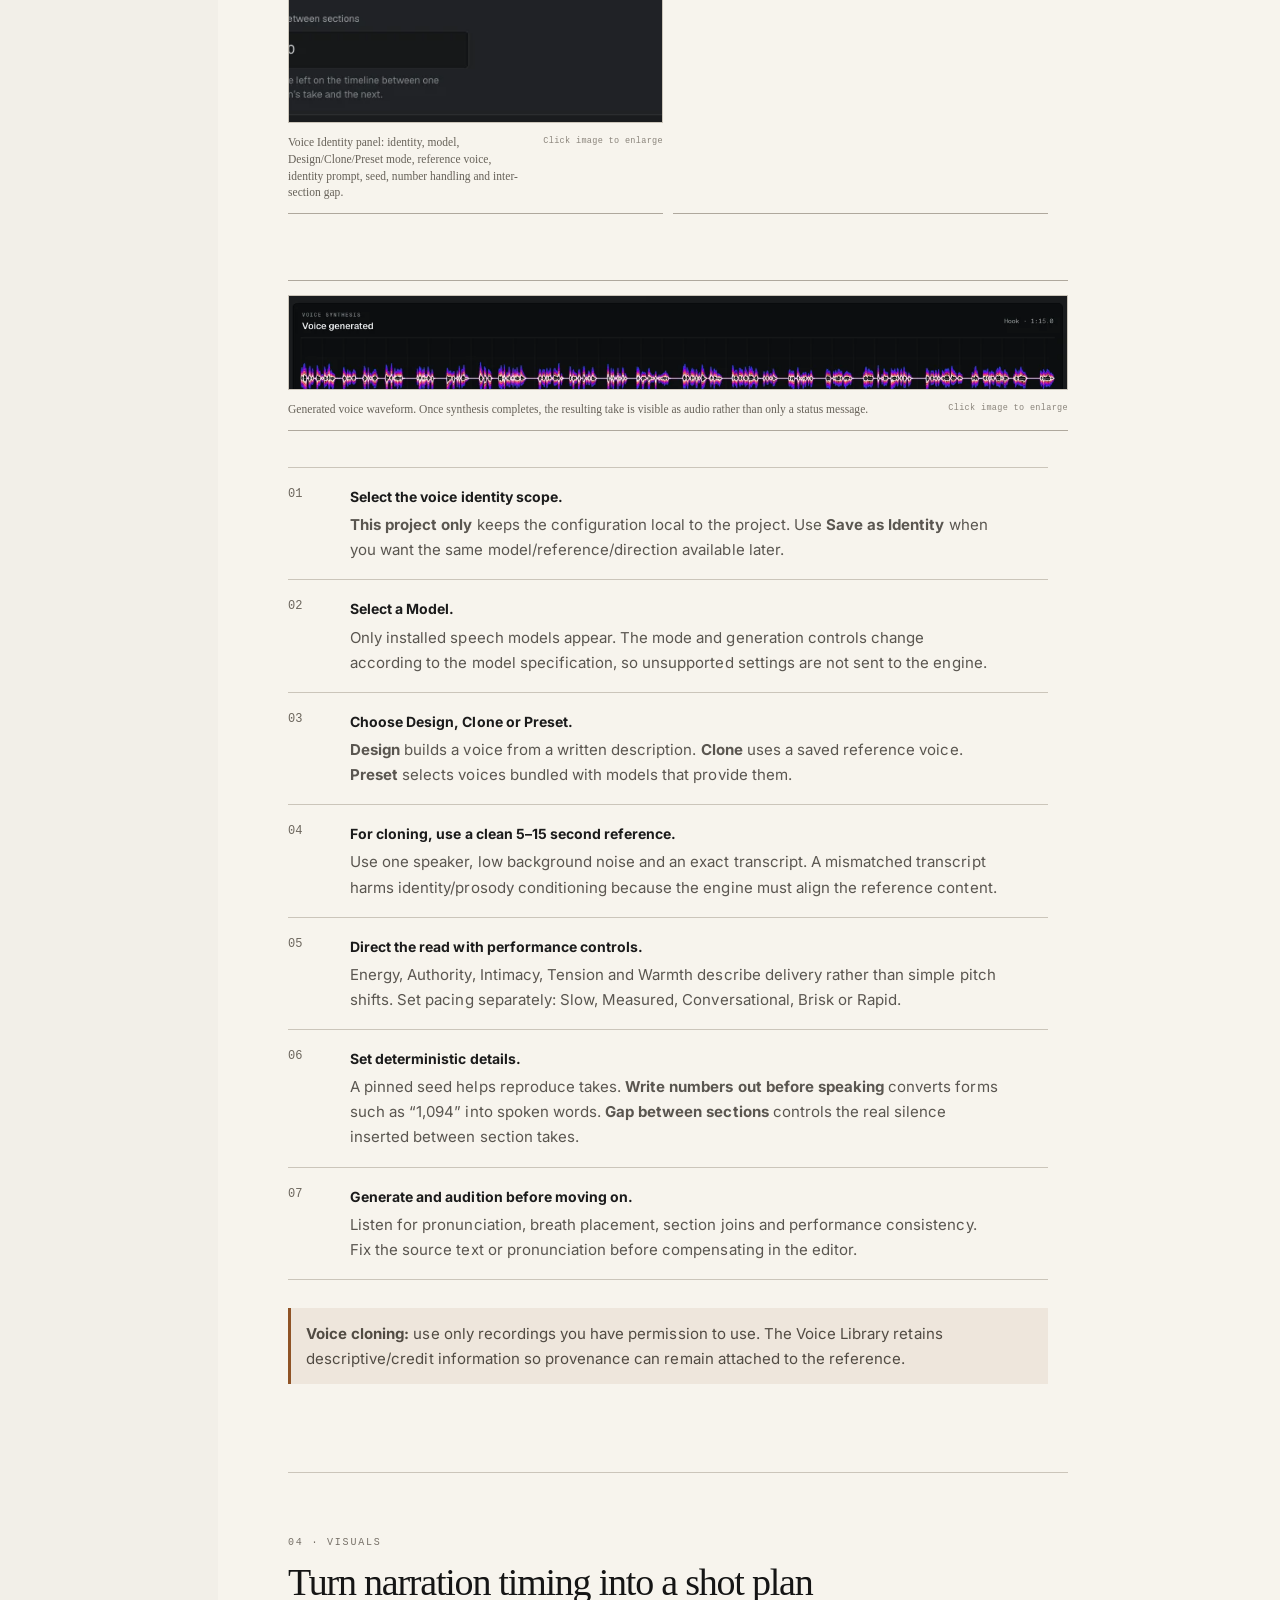
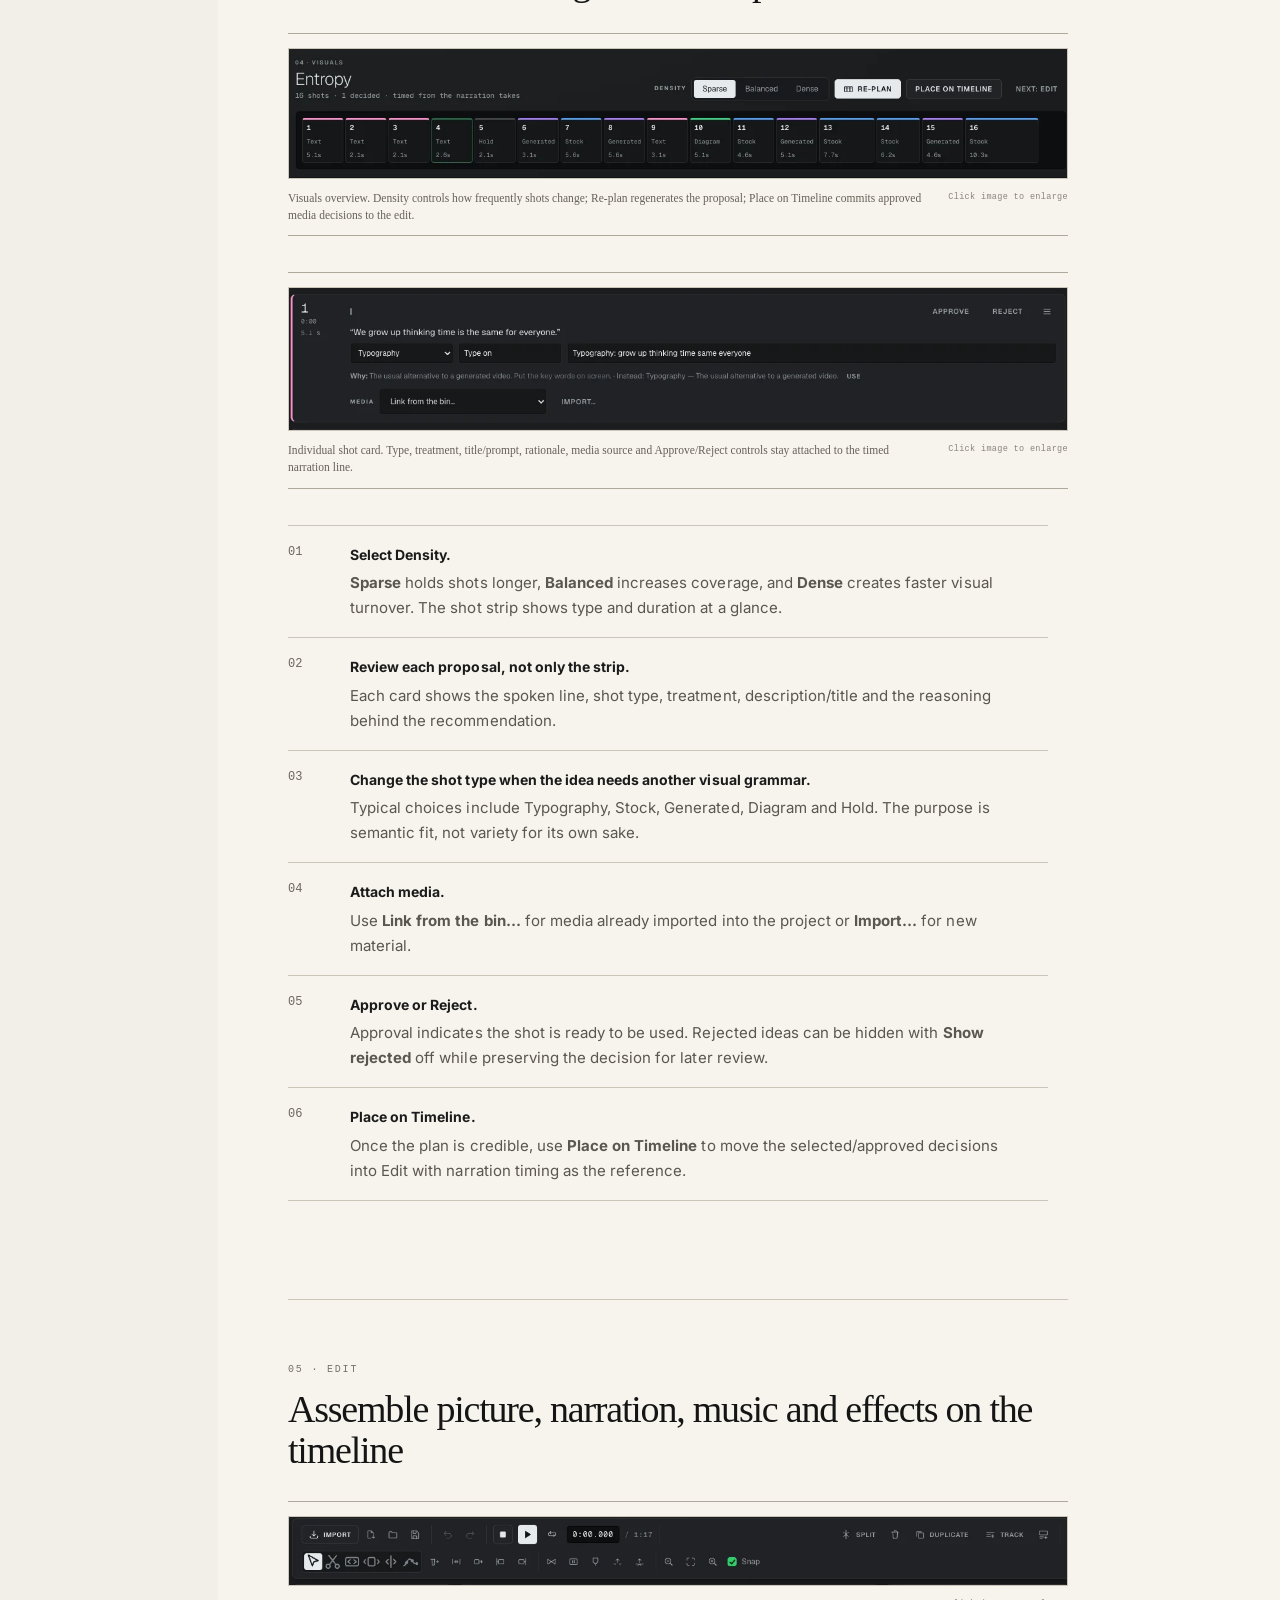
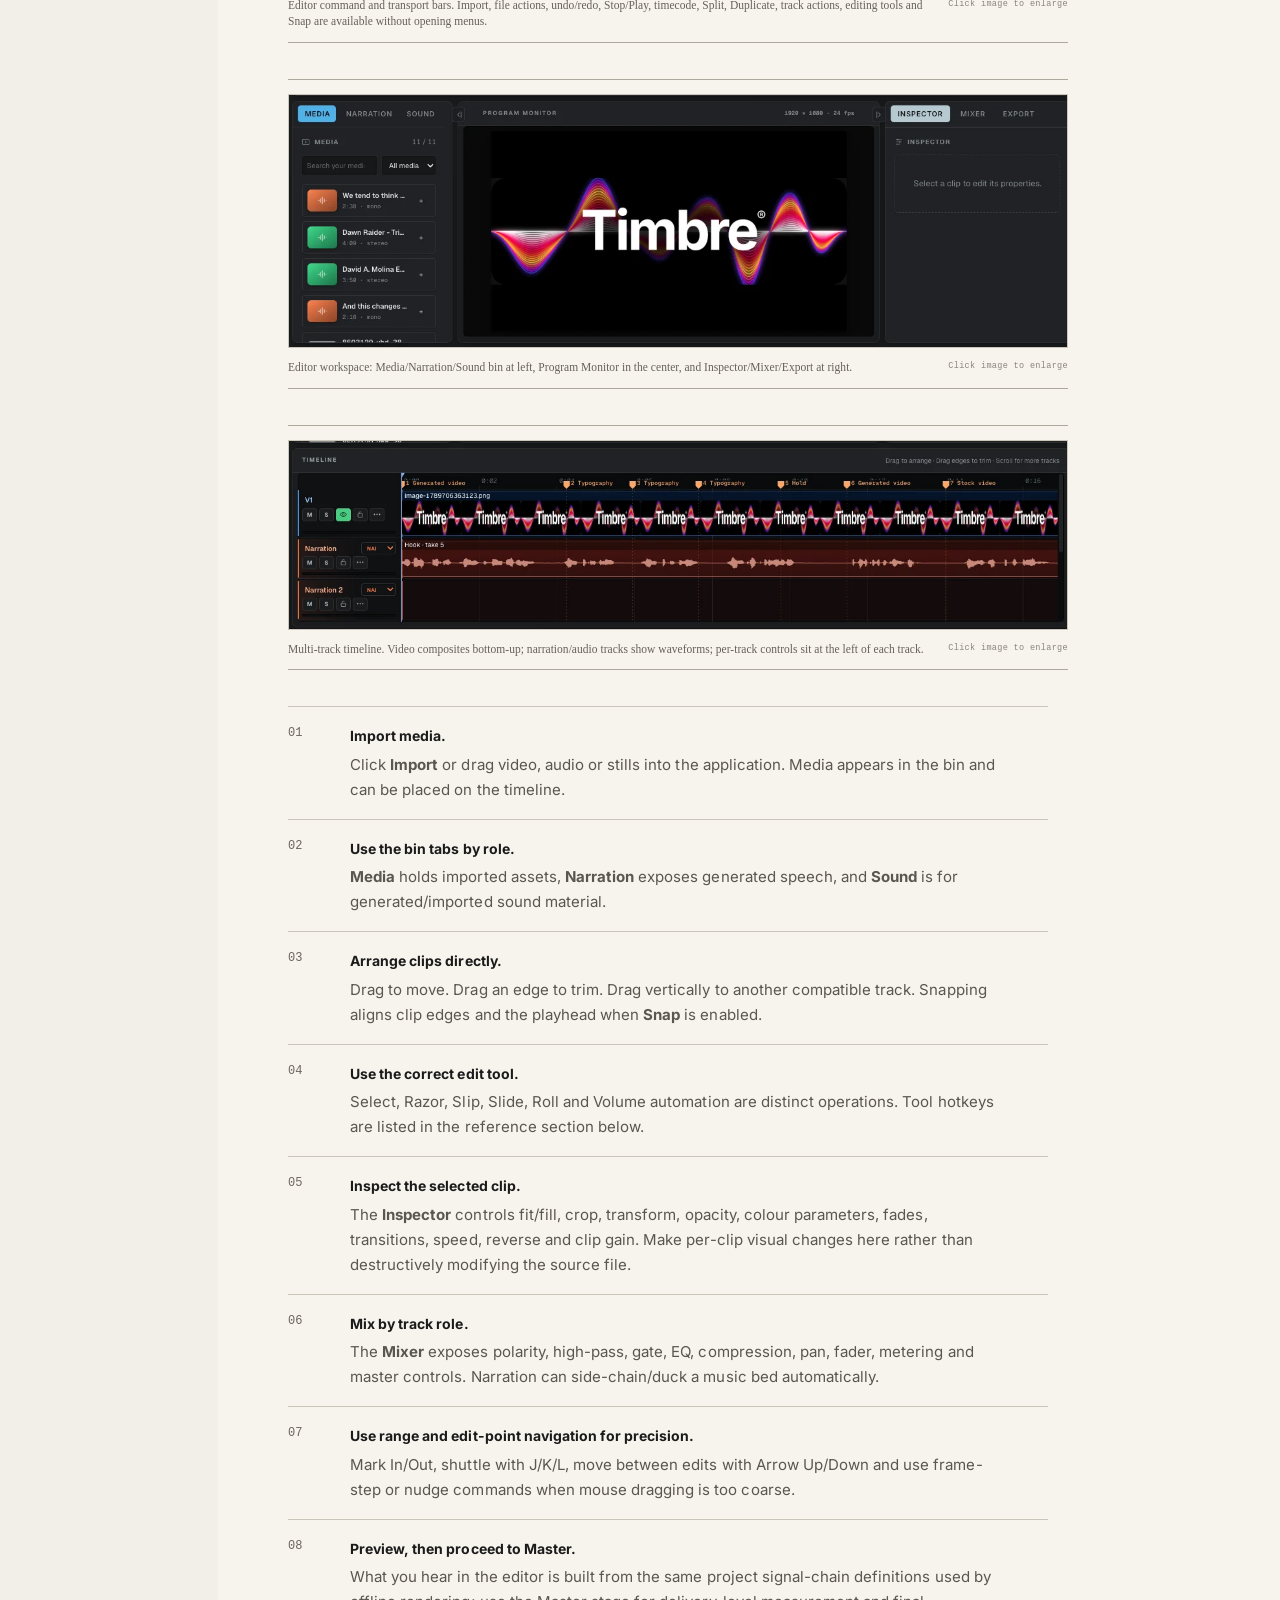
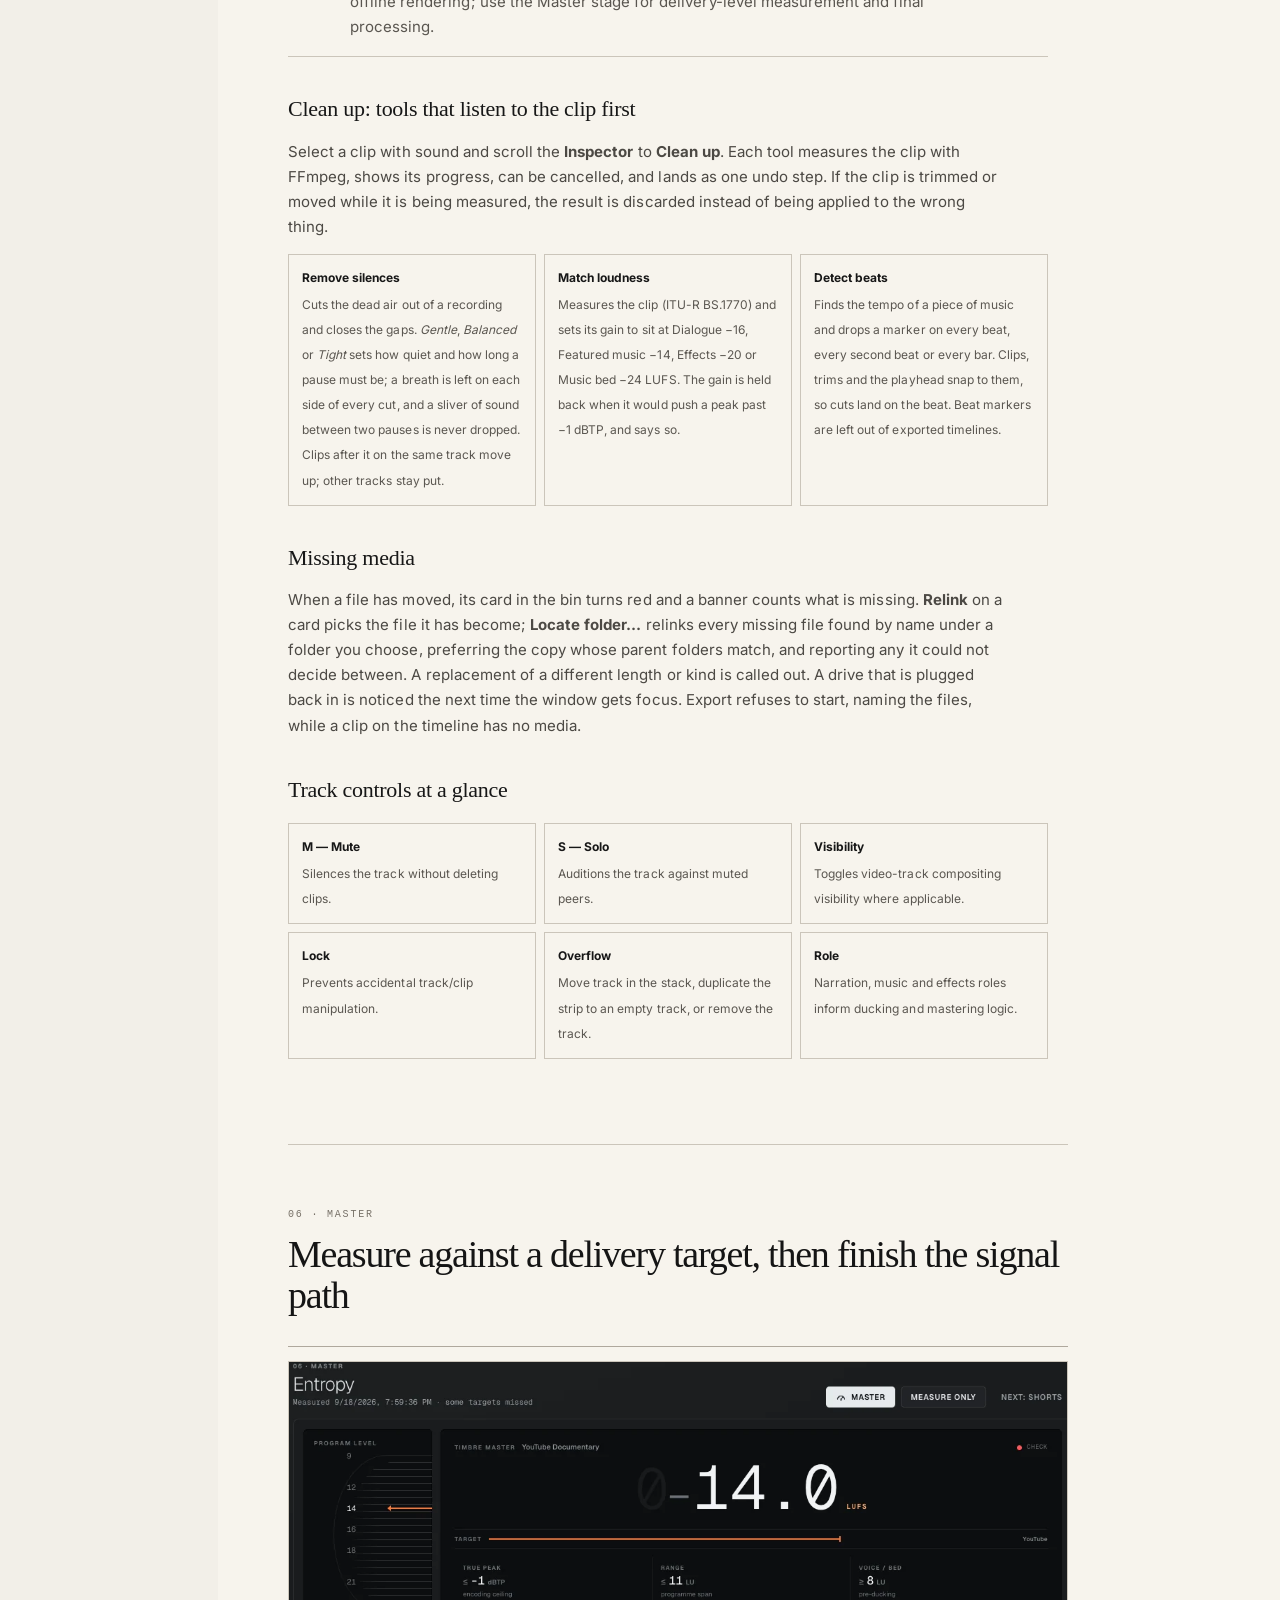
<file: manual.html>
<!DOCTYPE html>

<html lang="en">
<head>
<meta charset="utf-8"/>
<meta content="width=device-width, initial-scale=1" name="viewport"/>
<title>Timbre User Manual — Complete Workflow Guide</title>
<meta content="Detailed step-by-step operating manual for Timbre, with exact UI screenshots and control references." name="description"/>




<link rel="stylesheet" href="manual.css"/></head>
<body>
<div class="shell">
<aside class="side">
<div class="brand"><div><b>Timbre</b><span>Operating Manual · current build</span></div><a class="back-site" href="index.html">← Timbre website</a></div>
<div class="navgroup">Start</div>
<a href="#overview">Overview</a><a href="#first-run">First run</a><a href="#projects">Projects</a>
<div class="navgroup">Production</div>
<a href="#brief">01 Brief</a><a href="#script">02 Script</a><a href="#voice">03 Voice</a><a href="#visuals">04 Visuals</a><a href="#edit">05 Edit</a><a href="#master">06 Master</a><a href="#shorts">07 Shorts</a><a href="#deliver">08 Deliver</a>
<div class="navgroup">Libraries &amp; reference</div>
<a href="#models">Models</a><a href="#voices">Voices</a><a href="#controls">Controls &amp; shortcuts</a><a href="#workflow">End-to-end checklist</a>
<div class="mini">Screenshots are direct crops of the application screenshots shipped in this Timbre build. Advanced control descriptions were checked against the current source files in the supplied ZIP.</div>
</aside>
<main class="main"><nav class="manual-sitebar" aria-label="Timbre website">
  <a class="manual-sitebar-brand" href="index.html">Timbre</a>
  <div><a href="index.html">Overview</a><span aria-hidden="true">/</span><strong>User Manual</strong></div>
</nav>
<header class="hero" id="overview">
<div class="hero-shot"><img class="manual-source-full" src="img/00-masthead.webp" alt="Timbre masthead" width="1320" height="400"/></div>
<p class="eyebrow">Timbre · Complete User Manual</p>
<h1>From a blank project to a mastered, delivered piece.</h1>
<p class="lede">This manual follows Timbre in the order the application is designed to be used. Every major screen is shown with focused crops of the exact interface, followed by the operating sequence, the purpose of each control group, and the points where a wrong setting propagates into later stages.</p>
<div class="quick"><div><b>8</b><span>production stages</span></div><div><b>25</b><span>focused UI captures</span></div><div><b>1→8</b><span>Cmd/Ctrl stage navigation</span></div><div><b>Local</b><span>engine, models and project files</span></div></div>
</header>
<div class="content">
<section class="manual" id="first-run">
<p class="eyebrow">Before production</p><h2>First run: get the engine into a usable state</h2>
<p class="intro">Timbre separates the application from the speech runtime and model weights. A fresh installation therefore needs a runtime first, then at least one speech model. Once the engine is running, the status block remains visible at the lower-left of the application.</p>
<figure class="shot"><button aria-label="Open screenshot: Global navigation. Projects and Produce are the work areas; Studio, Models, Voices and Engine are the libraries and runtime surfaces." class="zoomable" data-src="img/01-projects.webp" type="button"><span class="crop-shell" style="width:116px;height:620px"><span class="crop-stage" style="width:160px;height:855px;transform:scale(0.725146)"><img class="crop-source" src="img/01-projects.webp" alt="Global navigation. Projects and Produce are the work areas; Studio, Models, Voices and Engine are the libraries and runtime surfaces." loading="lazy" style="width:1300px;height:900px;left:-0px;top:-45px"/></span></span></button><figcaption>Global navigation. Projects and Produce are the work areas; Studio, Models, Voices and Engine are the libraries and runtime surfaces.<span>Click image to enlarge</span></figcaption></figure>
<figure class="shot"><button aria-label="Open screenshot: Engine status block at the bottom-left. A green indicator means the selected backend is running; Stop Engine terminates the managed process." class="zoomable" data-src="img/01-projects.webp" type="button"><span class="crop-shell" style="width:141px;height:150px"><span class="crop-stage" style="width:160px;height:170px;transform:scale(0.880000)"><img class="crop-source" src="img/01-projects.webp" alt="Engine status block at the bottom-left. A green indicator means the selected backend is running; Stop Engine terminates the managed process." loading="lazy" style="width:1300px;height:900px;left:-0px;top:-730px"/></span></span></button><figcaption>Engine status block at the bottom-left. A green indicator means the selected backend is running; Stop Engine terminates the managed process.<span>Click image to enlarge</span></figcaption></figure>
<div class="steps">
<div class="step"><div><b>Open Engine.</b><p>Choose <strong>Engine</strong> from the left rail. Timbre inspects the machine and recommends the runtime build for the available GPU/backend.</p></div></div>
<div class="step"><div><b>Install the recommended runtime.</b><p>Use the recommended install button. During installation the row displays download/extraction progress. When complete, Timbre stores the runtime in its own application-data directory.</p></div></div>
<div class="step"><div><b>Open Models and install one speech model.</b><p>Choose a model that fits the available memory. The Studio/Voice controls only expose capabilities actually supported by the selected model.</p></div></div>
<div class="step"><div><b>Confirm the lower-left status reads Running.</b><p>If the engine is stopped, start it before generating narration. <strong>Stop Engine</strong> is useful when freeing GPU memory for another application.</p></div></div>
</div>
<div class="note"><b>macOS/Windows shortcut convention.</b> Timbre treats Control and Command as the same modifier for the editor and stage navigation. This manual writes <kbd>Cmd/Ctrl</kbd> where either is accepted.</div>
</section>
<section class="manual" id="projects">
<p class="eyebrow">Library</p><h2>Projects: create, import, resume and search</h2>
<figure class="shot"><button aria-label="Open screenshot: Project library header. Search and format filtering are on the left; Import Project File and New Project are on the right." class="zoomable" data-src="img/01-projects.webp" type="button"><span class="crop-shell" style="width:780px;height:83px"><span class="crop-stage" style="width:1125px;height:120px;transform:scale(0.693333)"><img class="crop-source" src="img/01-projects.webp" alt="Project library header. Search and format filtering are on the left; Import Project File and New Project are on the right." loading="lazy" style="width:1300px;height:900px;left:-165px;top:-85px"/></span></span></button><figcaption>Project library header. Search and format filtering are on the left; Import Project File and New Project are on the right.<span>Click image to enlarge</span></figcaption></figure>
<figure class="shot"><button aria-label="Open screenshot: A project card. The format badge, project title, runtime metadata, stage-state dots and Continue button let you resume without opening the project blindly." class="zoomable" data-src="img/01-projects.webp" type="button"><span class="crop-shell" style="width:352px;height:321px"><span class="crop-stage" style="width:400px;height:365px;transform:scale(0.880000)"><img class="crop-source" src="img/01-projects.webp" alt="A project card. The format badge, project title, runtime metadata, stage-state dots and Continue button let you resume without opening the project blindly." loading="lazy" style="width:1300px;height:900px;left:-165px;top:-195px"/></span></span></button><figcaption>A project card. The format badge, project title, runtime metadata, stage-state dots and Continue button let you resume without opening the project blindly.<span>Click image to enlarge</span></figcaption></figure>
<div class="steps">
<div class="step"><div><b>Create a new project.</b><p>Click <strong>+ New Project</strong>. Set the project identity and format, then continue into Brief. The project receives its own folder and is autosaved with rolling snapshots.</p></div></div>
<div class="step"><div><b>Resume an existing project.</b><p>Click <strong>Continue</strong> on a card. Timbre restores the project and opens the production pipeline.</p></div></div>
<div class="step"><div><b>Bring in another Timbre project.</b><p>Use <strong>Import Project File…</strong>. This is for a project document/package, not ordinary video or audio media; media belongs in the Edit stage.</p></div></div>
<div class="step"><div><b>Filter a larger library.</b><p>Use <strong>Search projects…</strong> for the project name and <strong>All formats</strong> to narrow the library to the intended output type.</p></div></div>
</div>
</section>
<section class="manual" id="brief">
<p class="eyebrow">01 · Brief</p><h2>Define the production constraints before writing</h2>
<figure class="shot"><button aria-label="Open screenshot: The eight-stage production strip. You may click any stage directly; Cmd/Ctrl + 1…8 jumps to the same stages from the keyboard." class="zoomable" data-src="img/02-brief.webp" type="button"><span class="crop-shell" style="width:780px;height:40px"><span class="crop-stage" style="width:1210px;height:62px;transform:scale(0.644628)"><img class="crop-source" src="img/02-brief.webp" alt="The eight-stage production strip. You may click any stage directly; Cmd/Ctrl + 1…8 jumps to the same stages from the keyboard." loading="lazy" style="width:1366px;height:900px;left:-150px;top:-50px"/></span></span></button><figcaption>The eight-stage production strip. You may click any stage directly; Cmd/Ctrl + 1…8 jumps to the same stages from the keyboard.<span>Click image to enlarge</span></figcaption></figure>
<figure class="shot"><button aria-label="Open screenshot: Brief — What it is. Format, duration, objective, audience, delivery date, reading speed, language and on-camera status are established here." class="zoomable" data-src="img/02-brief.webp" type="button"><span class="crop-shell" style="width:761px;height:427px"><span class="crop-stage" style="width:865px;height:485px;transform:scale(0.880000)"><img class="crop-source" src="img/02-brief.webp" alt="Brief — What it is. Format, duration, objective, audience, delivery date, reading speed, language and on-camera status are established here." loading="lazy" style="width:1366px;height:900px;left:-160px;top:-185px"/></span></span></button><figcaption>Brief — What it is. Format, duration, objective, audience, delivery date, reading speed, language and on-camera status are established here.<span>Click image to enlarge</span></figcaption></figure>
<figure class="shot"><button aria-label="Open screenshot: Brief — Where and how it lands. Platform and tone choices set downstream delivery assumptions and narrative direction." class="zoomable" data-src="img/02-brief.webp" type="button"><span class="crop-shell" style="width:766px;height:211px"><span class="crop-stage" style="width:870px;height:240px;transform:scale(0.880000)"><img class="crop-source" src="img/02-brief.webp" alt="Brief — Where and how it lands. Platform and tone choices set downstream delivery assumptions and narrative direction." loading="lazy" style="width:1366px;height:900px;left:-160px;top:-660px"/></span></span></button><figcaption>Brief — Where and how it lands. Platform and tone choices set downstream delivery assumptions and narrative direction.<span>Click image to enlarge</span></figcaption></figure>
<figure class="shot"><button aria-label="Open screenshot: Brief summary. Timbre derives canvas, frame rate, approximate word count, premise length, pacing, shot cadence, mastering profile and loudness target from the brief." class="zoomable" data-src="img/02-brief.webp" type="button"><span class="crop-shell" style="width:277px;height:279px"><span class="crop-stage" style="width:315px;height:317px;transform:scale(0.880000)"><img class="crop-source" src="img/02-brief.webp" alt="Brief summary. Timbre derives canvas, frame rate, approximate word count, premise length, pacing, shot cadence, mastering profile and loudness target from the brief." loading="lazy" style="width:1366px;height:900px;left:-1020px;top:-188px"/></span></span></button><figcaption>Brief summary. Timbre derives canvas, frame rate, approximate word count, premise length, pacing, shot cadence, mastering profile and loudness target from the brief.<span>Click image to enlarge</span></figcaption></figure>
<div class="steps">
<div class="step"><div><b>Choose Format and Duration first.</b><p>These two fields define the target canvas/runtime envelope. A one-minute YouTube video, for example, gives the Script stage a finite word budget rather than an open-ended page.</p></div></div>
<div class="step"><div><b>Write the Objective as an outcome.</b><p>State what the audience should understand, feel or do by the end. Avoid a topic label such as “AI”; write the intended result, such as “Understand why local inference changes privacy and cost.”</p></div></div>
<div class="step"><div><b>Define the Audience.</b><p>Record who the piece is for and what they already know. The Script stage uses this context when evaluating opening clarity, premise density and explanatory burden.</p></div></div>
<div class="step"><div><b>Set language and actual reading speed.</b><p>Reading speed is measured from generated/recorded takes when available. The script duration estimate uses this measured value rather than a fixed generic WPM.</p></div></div>
<div class="step"><div><b>Select every distribution platform that matters.</b><p>The platform choice affects delivery loudness, format and export expectations. Do this here rather than compensating manually at the end.</p></div></div>
<div class="step"><div><b>Select tone deliberately, then inspect “This brief sets”.</b><p>The summary panel is the sanity check. If canvas, pacing, shot cadence or loudness are wrong, correct the brief now before generating script, voice and edits.</p></div></div>
<div class="step"><div><b>Click Next: Script.</b><p>This advances to stage 02 while preserving every brief-derived constraint.</p></div></div>
</div>
</section>
<section class="manual" id="script">
<p class="eyebrow">02 · Script</p><h2>Build the narration as timed sections, not one text block</h2>
<figure class="shot"><button aria-label="Open screenshot: Script action bar: Architect opens structural planning; Import brings in text; Copy copies the script; Next: Voice advances to performance." class="zoomable" data-src="img/03-script.webp" type="button"><span class="crop-shell" style="width:414px;height:44px"><span class="crop-stage" style="width:470px;height:50px;transform:scale(0.880000)"><img class="crop-source" src="img/03-script.webp" alt="Script action bar: Architect opens structural planning; Import brings in text; Copy copies the script; Next: Voice advances to performance." loading="lazy" style="width:1320px;height:900px;left:-835px;top:-145px"/></span></span></button><figcaption>Script action bar: Architect opens structural planning; Import brings in text; Copy copies the script; Next: Voice advances to performance.<span>Click image to enlarge</span></figcaption></figure>
<div class="two">
<figure class="shot"><button aria-label="Open screenshot: Outline rail. Each section has a narrative role, title and current estimated duration." class="zoomable" data-src="img/03-script.webp" type="button"><span class="crop-shell" style="width:216px;height:480px"><span class="crop-stage" style="width:245px;height:545px;transform:scale(0.880000)"><img class="crop-source" src="img/03-script.webp" alt="Outline rail. Each section has a narrative role, title and current estimated duration." loading="lazy" style="width:1320px;height:900px;left:-70px;top:-190px"/></span></span></button><figcaption>Outline rail. Each section has a narrative role, title and current estimated duration.<span>Click image to enlarge</span></figcaption></figure>
<figure class="shot"><button aria-label="Open screenshot: Live analysis rail. Duration, reading speed, complexity, opening checks, source/claim counts and issues to review are shown continuously." class="zoomable" data-src="img/03-script.webp" type="button"><span class="crop-shell" style="width:286px;height:620px"><span class="crop-stage" style="width:330px;height:715px;transform:scale(0.867133)"><img class="crop-source" src="img/03-script.webp" alt="Live analysis rail. Duration, reading speed, complexity, opening checks, source/claim counts and issues to review are shown continuously." loading="lazy" style="width:1320px;height:900px;left:-970px;top:-185px"/></span></span></button><figcaption>Live analysis rail. Duration, reading speed, complexity, opening checks, source/claim counts and issues to review are shown continuously.<span>Click image to enlarge</span></figcaption></figure>
</div>
<figure class="shot"><button aria-label="Open screenshot: Section editor. Each card has a section type, title, duration and editable prose; highlighted passages identify issues requiring review." class="zoomable" data-src="img/03-script.webp" type="button"><span class="crop-shell" style="width:594px;height:484px"><span class="crop-stage" style="width:675px;height:550px;transform:scale(0.880000)"><img class="crop-source" src="img/03-script.webp" alt="Section editor. Each card has a section type, title, duration and editable prose; highlighted passages identify issues requiring review." loading="lazy" style="width:1320px;height:900px;left:-305px;top:-190px"/></span></span></button><figcaption>Section editor. Each card has a section type, title, duration and editable prose; highlighted passages identify issues requiring review.<span>Click image to enlarge</span></figcaption></figure>
<div class="steps">
<div class="step"><div><b>Choose or create the narrative structure.</b><p>Use <strong>Architect</strong> when you want a deliberate sequence of hook, setup, context, conflict, explanation, example, reveal, payoff and CTA rather than manually creating sections.</p></div></div>
<div class="step"><div><b>Write one idea per section.</b><p>Use the section title as a compact statement of intent. This keeps voice direction, visuals and later edits aligned to the same semantic unit.</p></div></div>
<div class="step"><div><b>Watch estimated duration while you write.</b><p>The large right-hand duration is calculated from words and measured reading speed. Treat an overrun as a structural problem: cut or combine ideas before generating narration.</p></div></div>
<div class="step"><div><b>Resolve highlighted checks.</b><p>Warnings can include overly long first sentences, weak opening patterns, unsupported factual claims, generic premises and complexity. They are review signals, not automatic rewrites.</p></div></div>
<div class="step"><div><b>Use Import only for source text you intend to structure.</b><p>An imported wall of prose still benefits from sectioning. Split it before voice generation so pauses, performance direction and shot planning can follow the narrative architecture.</p></div></div>
<div class="step"><div><b>Advance only when the runtime is plausible.</b><p>Click <strong>Next: Voice</strong> when section durations and the total estimate are within the intended brief.</p></div></div>
</div>
</section>
<section class="manual" id="voice">
<p class="eyebrow">03 · Voice</p><h2>Choose an identity, then direct the performance</h2>
<div class="two"><figure class="shot"><button aria-label="Open screenshot: Voice Identity panel: identity, model, Design/Clone/Preset mode, reference voice, identity prompt, seed, number handling and inter-section gap." class="zoomable" data-src="img/04-voice.webp" type="button"><span class="crop-shell" style="width:471px;height:563px"><span class="crop-stage" style="width:535px;height:640px;transform:scale(0.880000)"><img class="crop-source" src="img/04-voice.webp" alt="Voice Identity panel: identity, model, Design/Clone/Preset mode, reference voice, identity prompt, seed, number handling and inter-section gap." loading="lazy" style="width:1366px;height:900px;left:-165px;top:-125px"/></span></span></button><figcaption>Voice Identity panel: identity, model, Design/Clone/Preset mode, reference voice, identity prompt, seed, number handling and inter-section gap.<span>Click image to enlarge</span></figcaption></figure><figure class="shot"><button aria-label="Open screenshot: Performance panel: Energy, Authority, Intimacy, Tension, Warmth and pacing are compiled into instructions for supported models." class="zoomable" data-src="img/04-voice.webp" type="button"><span class="crop-shell" style="width:561px;height:339px"><span class="crop-stage" style="width:638px;height:385px;transform:scale(0.880000)"><img class="crop-source" src="img/04-voice.webp" alt="Performance panel: Energy, Authority, Intimacy, Tension, Warmth and pacing are compiled into instructions for supported models." loading="lazy" style="width:1366px;height:900px;left:-700px;top:-125px"/></span></span></button><figcaption>Performance panel: Energy, Authority, Intimacy, Tension, Warmth and pacing are compiled into instructions for supported models.<span>Click image to enlarge</span></figcaption></figure></div>
<figure class="shot"><button aria-label="Open screenshot: Generated voice waveform. Once synthesis completes, the resulting take is visible as audio rather than only a status message." class="zoomable" data-src="img/04-voice.webp" type="button"><span class="crop-shell" style="width:780px;height:93px"><span class="crop-stage" style="width:1175px;height:140px;transform:scale(0.663830)"><img class="crop-source" src="img/04-voice.webp" alt="Generated voice waveform. Once synthesis completes, the resulting take is visible as audio rather than only a status message." loading="lazy" style="width:1366px;height:900px;left:-165px;top:-760px"/></span></span></button><figcaption>Generated voice waveform. Once synthesis completes, the resulting take is visible as audio rather than only a status message.<span>Click image to enlarge</span></figcaption></figure>
<div class="steps">
<div class="step"><div><b>Select the voice identity scope.</b><p><strong>This project only</strong> keeps the configuration local to the project. Use <strong>Save as Identity</strong> when you want the same model/reference/direction available later.</p></div></div>
<div class="step"><div><b>Select a Model.</b><p>Only installed speech models appear. The mode and generation controls change according to the model specification, so unsupported settings are not sent to the engine.</p></div></div>
<div class="step"><div><b>Choose Design, Clone or Preset.</b><p><strong>Design</strong> builds a voice from a written description. <strong>Clone</strong> uses a saved reference voice. <strong>Preset</strong> selects voices bundled with models that provide them.</p></div></div>
<div class="step"><div><b>For cloning, use a clean 5–15 second reference.</b><p>Use one speaker, low background noise and an exact transcript. A mismatched transcript harms identity/prosody conditioning because the engine must align the reference content.</p></div></div>
<div class="step"><div><b>Direct the read with performance controls.</b><p>Energy, Authority, Intimacy, Tension and Warmth describe delivery rather than simple pitch shifts. Set pacing separately: Slow, Measured, Conversational, Brisk or Rapid.</p></div></div>
<div class="step"><div><b>Set deterministic details.</b><p>A pinned seed helps reproduce takes. <strong>Write numbers out before speaking</strong> converts forms such as “1,094” into spoken words. <strong>Gap between sections</strong> controls the real silence inserted between section takes.</p></div></div>
<div class="step"><div><b>Generate and audition before moving on.</b><p>Listen for pronunciation, breath placement, section joins and performance consistency. Fix the source text or pronunciation before compensating in the editor.</p></div></div>
</div>
<div class="warning"><b>Voice cloning:</b> use only recordings you have permission to use. The Voice Library retains descriptive/credit information so provenance can remain attached to the reference.</div>
</section>
<section class="manual" id="visuals">
<p class="eyebrow">04 · Visuals</p><h2>Turn narration timing into a shot plan</h2>
<figure class="shot"><button aria-label="Open screenshot: Visuals overview. Density controls how frequently shots change; Re-plan regenerates the proposal; Place on Timeline commits approved media decisions to the edit." class="zoomable" data-src="img/visuals-shots.webp" type="button"><span class="crop-shell" style="width:780px;height:129px"><span class="crop-stage" style="width:1213px;height:200px;transform:scale(0.643034)"><img class="crop-source" src="img/visuals-shots.webp" alt="Visuals overview. Density controls how frequently shots change; Re-plan regenerates the proposal; Place on Timeline commits approved media decisions to the edit." loading="lazy" style="width:1320px;height:900px;left:-75px;top:-105px"/></span></span></button><figcaption>Visuals overview. Density controls how frequently shots change; Re-plan regenerates the proposal; Place on Timeline commits approved media decisions to the edit.<span>Click image to enlarge</span></figcaption></figure>
<figure class="shot"><button aria-label="Open screenshot: Individual shot card. Type, treatment, title/prompt, rationale, media source and Approve/Reject controls stay attached to the timed narration line." class="zoomable" data-src="img/visuals-shots.webp" type="button"><span class="crop-shell" style="width:780px;height:142px"><span class="crop-stage" style="width:1208px;height:220px;transform:scale(0.645695)"><img class="crop-source" src="img/visuals-shots.webp" alt="Individual shot card. Type, treatment, title/prompt, rationale, media source and Approve/Reject controls stay attached to the timed narration line." loading="lazy" style="width:1320px;height:900px;left:-82px;top:-350px"/></span></span></button><figcaption>Individual shot card. Type, treatment, title/prompt, rationale, media source and Approve/Reject controls stay attached to the timed narration line.<span>Click image to enlarge</span></figcaption></figure>
<div class="steps">
<div class="step"><div><b>Select Density.</b><p><strong>Sparse</strong> holds shots longer, <strong>Balanced</strong> increases coverage, and <strong>Dense</strong> creates faster visual turnover. The shot strip shows type and duration at a glance.</p></div></div>
<div class="step"><div><b>Review each proposal, not only the strip.</b><p>Each card shows the spoken line, shot type, treatment, description/title and the reasoning behind the recommendation.</p></div></div>
<div class="step"><div><b>Change the shot type when the idea needs another visual grammar.</b><p>Typical choices include Typography, Stock, Generated, Diagram and Hold. The purpose is semantic fit, not variety for its own sake.</p></div></div>
<div class="step"><div><b>Attach media.</b><p>Use <strong>Link from the bin…</strong> for media already imported into the project or <strong>Import…</strong> for new material.</p></div></div>
<div class="step"><div><b>Approve or Reject.</b><p>Approval indicates the shot is ready to be used. Rejected ideas can be hidden with <strong>Show rejected</strong> off while preserving the decision for later review.</p></div></div>
<div class="step"><div><b>Place on Timeline.</b><p>Once the plan is credible, use <strong>Place on Timeline</strong> to move the selected/approved decisions into Edit with narration timing as the reference.</p></div></div>
</div>
</section>
<section class="manual" id="edit">
<p class="eyebrow">05 · Edit</p><h2>Assemble picture, narration, music and effects on the timeline</h2>
<figure class="shot"><button aria-label="Open screenshot: Editor command and transport bars. Import, file actions, undo/redo, Stop/Play, timecode, Split, Duplicate, track actions, editing tools and Snap are available without opening menus." class="zoomable" data-src="img/05-edit.webp" type="button"><span class="crop-shell" style="width:780px;height:68px"><span class="crop-stage" style="width:1205px;height:105px;transform:scale(0.647303)"><img class="crop-source" src="img/05-edit.webp" alt="Editor command and transport bars. Import, file actions, undo/redo, Stop/Play, timecode, Split, Duplicate, track actions, editing tools and Snap are available without opening menus." loading="lazy" style="width:1366px;height:900px;left:-150px;top:-100px"/></span></span></button><figcaption>Editor command and transport bars. Import, file actions, undo/redo, Stop/Play, timecode, Split, Duplicate, track actions, editing tools and Snap are available without opening menus.<span>Click image to enlarge</span></figcaption></figure>
<figure class="shot"><button aria-label="Open screenshot: Editor workspace: Media/Narration/Sound bin at left, Program Monitor in the center, and Inspector/Mixer/Export at right." class="zoomable" data-src="img/05-edit.webp" type="button"><span class="crop-shell" style="width:780px;height:252px"><span class="crop-stage" style="width:1205px;height:390px;transform:scale(0.647303)"><img class="crop-source" src="img/05-edit.webp" alt="Editor workspace: Media/Narration/Sound bin at left, Program Monitor in the center, and Inspector/Mixer/Export at right." loading="lazy" style="width:1366px;height:900px;left:-150px;top:-195px"/></span></span></button><figcaption>Editor workspace: Media/Narration/Sound bin at left, Program Monitor in the center, and Inspector/Mixer/Export at right.<span>Click image to enlarge</span></figcaption></figure>
<figure class="shot"><button aria-label="Open screenshot: Multi-track timeline. Video composites bottom-up; narration/audio tracks show waveforms; per-track controls sit at the left of each track." class="zoomable" data-src="img/05-edit.webp" type="button"><span class="crop-shell" style="width:780px;height:188px"><span class="crop-stage" style="width:1205px;height:290px;transform:scale(0.647303)"><img class="crop-source" src="img/05-edit.webp" alt="Multi-track timeline. Video composites bottom-up; narration/audio tracks show waveforms; per-track controls sit at the left of each track." loading="lazy" style="width:1366px;height:900px;left:-150px;top:-575px"/></span></span></button><figcaption>Multi-track timeline. Video composites bottom-up; narration/audio tracks show waveforms; per-track controls sit at the left of each track.<span>Click image to enlarge</span></figcaption></figure>
<div class="steps">
<div class="step"><div><b>Import media.</b><p>Click <strong>Import</strong> or drag video, audio or stills into the application. Media appears in the bin and can be placed on the timeline.</p></div></div>
<div class="step"><div><b>Use the bin tabs by role.</b><p><strong>Media</strong> holds imported assets, <strong>Narration</strong> exposes generated speech, and <strong>Sound</strong> is for generated/imported sound material.</p></div></div>
<div class="step"><div><b>Arrange clips directly.</b><p>Drag to move. Drag an edge to trim. Drag vertically to another compatible track. Snapping aligns clip edges and the playhead when <strong>Snap</strong> is enabled.</p></div></div>
<div class="step"><div><b>Use the correct edit tool.</b><p>Select, Razor, Slip, Slide, Roll and Volume automation are distinct operations. Tool hotkeys are listed in the reference section below.</p></div></div>
<div class="step"><div><b>Inspect the selected clip.</b><p>The <strong>Inspector</strong> controls fit/fill, crop, transform, opacity, colour parameters, fades, transitions, speed, reverse and clip gain. Make per-clip visual changes here rather than destructively modifying the source file.</p></div></div>
<div class="step"><div><b>Mix by track role.</b><p>The <strong>Mixer</strong> exposes polarity, high-pass, gate, EQ, compression, pan, fader, metering and master controls. Narration can side-chain/duck a music bed automatically.</p></div></div>
<div class="step"><div><b>Use range and edit-point navigation for precision.</b><p>Mark In/Out, shuttle with J/K/L, move between edits with Arrow Up/Down and use frame-step or nudge commands when mouse dragging is too coarse.</p></div></div>
<div class="step"><div><b>Preview, then proceed to Master.</b><p>What you hear in the editor is built from the same project signal-chain definitions used by offline rendering; use the Master stage for delivery-level measurement and final processing.</p></div></div>
</div>
<h3>Clean up: tools that listen to the clip first</h3>
<p>Select a clip with sound and scroll the <strong>Inspector</strong> to <strong>Clean up</strong>. Each tool measures the clip with FFmpeg, shows its progress, can be cancelled, and lands as one undo step. If the clip is trimmed or moved while it is being measured, the result is discarded instead of being applied to the wrong thing.</p>
<div class="controls"><div class="control"><b>Remove silences</b><span>Cuts the dead air out of a recording and closes the gaps. <em>Gentle</em>, <em>Balanced</em> or <em>Tight</em> sets how quiet and how long a pause must be; a breath is left on each side of every cut, and a sliver of sound between two pauses is never dropped. Clips after it on the same track move up; other tracks stay put.</span></div><div class="control"><b>Match loudness</b><span>Measures the clip (ITU-R BS.1770) and sets its gain to sit at Dialogue −16, Featured music −14, Effects −20 or Music bed −24 LUFS. The gain is held back when it would push a peak past −1 dBTP, and says so.</span></div><div class="control"><b>Detect beats</b><span>Finds the tempo of a piece of music and drops a marker on every beat, every second beat or every bar. Clips, trims and the playhead snap to them, so cuts land on the beat. Beat markers are left out of exported timelines.</span></div></div>
<h3>Missing media</h3>
<p>When a file has moved, its card in the bin turns red and a banner counts what is missing. <strong>Relink</strong> on a card picks the file it has become; <strong>Locate folder…</strong> relinks every missing file found by name under a folder you choose, preferring the copy whose parent folders match, and reporting any it could not decide between. A replacement of a different length or kind is called out. A drive that is plugged back in is noticed the next time the window gets focus. Export refuses to start, naming the files, while a clip on the timeline has no media.</p>
<h3>Track controls at a glance</h3>
<div class="controls"><div class="control"><b>M — Mute</b><span>Silences the track without deleting clips.</span></div><div class="control"><b>S — Solo</b><span>Auditions the track against muted peers.</span></div><div class="control"><b>Visibility</b><span>Toggles video-track compositing visibility where applicable.</span></div><div class="control"><b>Lock</b><span>Prevents accidental track/clip manipulation.</span></div><div class="control"><b>Overflow</b><span>Move track in the stack, duplicate the strip to an empty track, or remove the track.</span></div><div class="control"><b>Role</b><span>Narration, music and effects roles inform ducking and mastering logic.</span></div></div>
</section>
<section class="manual" id="master">
<p class="eyebrow">06 · Master</p><h2>Measure against a delivery target, then finish the signal path</h2>
<figure class="shot"><button aria-label="Open screenshot: Master measurement area. Master applies the profile and measures; Measure Only evaluates without committing the master operation. The central readout is integrated loudness (LUFS)." class="zoomable" data-src="img/06-master.webp" type="button"><span class="crop-shell" style="width:780px;height:283px"><span class="crop-stage" style="width:1115px;height:405px;transform:scale(0.699552)"><img class="crop-source" src="img/06-master.webp" alt="Master measurement area. Master applies the profile and measures; Measure Only evaluates without committing the master operation. The central readout is integrated loudness (LUFS)." loading="lazy" style="width:1320px;height:900px;left:-165px;top:-120px"/></span></span></button><figcaption>Master measurement area. Master applies the profile and measures; Measure Only evaluates without committing the master operation. The central readout is integrated loudness (LUFS).<span>Click image to enlarge</span></figcaption></figure>
<figure class="shot"><button aria-label="Open screenshot: Master profiles. Choose the programme intent, inspect its loudness/true-peak/range/voice-to-bed targets, and review the derived signal path below." class="zoomable" data-src="img/06-master.webp" type="button"><span class="crop-shell" style="width:780px;height:215px"><span class="crop-stage" style="width:1105px;height:305px;transform:scale(0.705882)"><img class="crop-source" src="img/06-master.webp" alt="Master profiles. Choose the programme intent, inspect its loudness/true-peak/range/voice-to-bed targets, and review the derived signal path below." loading="lazy" style="width:1320px;height:900px;left:-170px;top:-515px"/></span></span></button><figcaption>Master profiles. Choose the programme intent, inspect its loudness/true-peak/range/voice-to-bed targets, and review the derived signal path below.<span>Click image to enlarge</span></figcaption></figure>
<div class="steps">
<div class="step"><div><b>Select the mastering profile by programme type.</b><p>Documentary, Podcast, Advertisement, TikTok/Reels, Broadcast, Educational Lecture and Cinematic alter the intended programme behaviour. Delivery platform loudness remains a separate target established by the brief.</p></div></div>
<div class="step"><div><b>Click Measure Only when you want diagnosis first.</b><p>Timbre evaluates integrated loudness, true peak, loudness range and voice/bed relationship without asking you to commit the master operation.</p></div></div>
<div class="step"><div><b>Read the large LUFS number against the target rail.</b><p>The main display answers the basic delivery question directly: how far the measured mix is from the target. Do not judge only by peak level; integrated loudness and true peak solve different problems.</p></div></div>
<div class="step"><div><b>Inspect True Peak, Range and Voice/Bed.</b><p><strong>True Peak</strong> protects encoding headroom, <strong>Range</strong> describes programme dynamics, and <strong>Voice/Bed</strong> checks whether narration remains sufficiently above the supporting bed.</p></div></div>
<div class="step"><div><b>Click Master when the profile is correct.</b><p>The application uses measured project data to propose/apply the required gain and track moves rather than relying on a fixed “make louder” preset.</p></div></div>
</div>
<h3>Advanced Insert FX rack</h3>
<p>The current build also contains a pre-master insert rack. It sits before Timbre’s final loudness/limiter stage, so creative or corrective processing can be auditioned while final delivery compliance remains downstream.</p>
<div aria-label="Control map of the current Timbre Insert FX rack" class="rack">
<div class="rackrail"><div><span>INSERT FX</span><b>ANALOG PROCESSING RACK</b></div><div class="rackpower">IN / OUT</div></div>
<div class="rackcmd">
<div class="rackmodule"><small>RUNTIME</small><strong>DSP READY · 03/03</strong><div class="rackbuttons"><span>Preset / Custom chain</span><span>Install Engine</span></div></div>
<div class="rackmodule"><small>MASTER MONITOR</small><strong>POST INSERT · LIVE</strong><div class="rackbuttons"><span>PLAY</span><span>REFRESH / ARM</span><span class="accent">AUTO ADAPT</span><span>UNDO</span></div><div class="meters"><span><i>I</i><b>LUFS</b></span><span><i>TP</i><b>dBTP</b></span><span><i>LRA</i><b>LU</b></span><span><i>S MAX</i><b>LUFS</b></span><span><i>M MAX</i><b>LUFS</b></span></div></div>
<div class="rackmodule"><small>PROGRAM / ADD</small><strong>PROGRAM BANK</strong><div class="rackbuttons"><span>01…05</span><span>Add processor</span><span>VST3 / AU</span></div></div>
</div>
<div class="rackunits"><div class="unit"><div class="unithead"><span>01 · EQ</span><span>ON</span></div><div class="screen"></div><div class="knobs"><div class="knob">FREQ</div><div class="knob">GAIN</div><div class="knob">Q</div><div class="knob">MIX</div></div></div><div class="unit"><div class="unithead"><span>02 · COMP</span><span>ON</span></div><div class="screen"></div><div class="knobs"><div class="knob">THRESH</div><div class="knob">RATIO</div><div class="knob">ATTACK</div><div class="knob">MIX</div></div></div><div class="unit"><div class="unithead"><span>03 · LIMIT</span><span>ON</span></div><div class="screen"></div><div class="knobs"><div class="knob">CEILING</div><div class="knob">RELEASE</div><div class="knob">DRIVE</div><div class="knob">MIX</div></div></div></div>
</div>
<p class="eyebrow">Control map — generated from the current rack structure and labels; the two screenshots above are direct app captures.</p>
<div class="two">
<div class="card"><h4>Rack header and runtime</h4><p><strong>IN/OUT</strong> engages or bypasses the whole insert. Runtime state reads <strong>DSP READY</strong>, <strong>PREPARING</strong> or <strong>DSP OFFLINE</strong>. If not installed, <strong>Install engine</strong> prepares the local processing runtime.</p></div>
<div class="card"><h4>Master Monitor</h4><p><strong>ARM</strong> prints a 12-second audition loop; after a result exists the same button becomes <strong>REFRESH</strong>. <strong>PLAY</strong> auditions it. Readouts include I, TP, LRA, S MAX and M MAX.</p></div>
<div class="card"><h4>Auto Adapt</h4><p><strong>AUTO ADAPT</strong> analyzes programme metrics and applies a measured insert configuration. <strong>UNDO</strong> restores the previous chain after an adaptive pass.</p></div>
<div class="card"><h4>Processors and plug-ins</h4><p>Choose a built-in processor from the add selector or use <strong>VST3 / AU</strong> for an external processor. Each unit has bypass, live response display, live metrics, effect parameters, a MIX control, move-earlier/move-later buttons and Remove.</p></div>
</div>
<div class="note"><b>Signal-order rule:</b> the rack is explicitly labelled “Pre-master insert · Timbre final loudness + limiter remain last.” Use insert processing for tone/dynamics; let the final master stage preserve the delivery target.</div>
</section>
<section class="manual" id="shorts">
<p class="eyebrow">07 · Shorts</p><h2>Cut vertical Shorts from the long-form piece</h2>
<p class="intro">Shorts reads the words of a finished long piece for the moments that open on a hook, stand without the rest of the video and resolve inside a minute. It then gives each chosen clip a studio pass: tightened pauses, punch-ins, framing per shot and captions kept clear of the platform’s own buttons. The render is the same local FFmpeg path the final export uses, so what you preview is what you get.</p>
<div class="steps">
<div class="step"><div><b>Choose the long-form source.</b><p>Use <strong>Choose the video…</strong> for a finished file, or <strong>Use this project’s timeline</strong> to cut from the edit you built in Timbre (export it first, so the Shorts and the long piece share one clock).</p></div></div>
<div class="step"><div><b>Create word timings.</b><p>Click <strong>Transcribe</strong> with a local transcription model installed, or <strong>Import captions…</strong> if timings already exist. Transcribed timings are measured from the audio; imported captions only give each caption’s start and end, so words inside a caption are spread across it. Tightening works only from measured timings.</p></div></div>
<div class="step"><div><b>Set the search and where the Shorts are going.</b><p>Choose how many clips, the shortest, longest and target length, and the style chips (more useful, more surprising…) that weight the search. <strong>Made for</strong> picks YouTube Shorts, TikTok, Instagram Reels or all three: captions and the hook headline then stay clear of that app’s own buttons, title and search bar.</p></div></div>
<div class="step"><div><b>Click Find clips.</b><p>Each candidate is scored on its opening, how well it stands alone, its story arc, ending, clean edges, pace, length and your style, and the card shows the breakdown and the reasons. A new search never loses a clip you kept or edited, and never brings back one you rejected.</p></div></div>
<div class="step"><div><b>Review, keep and duplicate.</b><p>Use <strong>Keep</strong> or <strong>Reject</strong>. <strong>Duplicate</strong> makes a second version of a clip so you can try another cut or caption look without touching the first. <strong>Trim…</strong> takes exact seconds, and <strong>◀ word / word ▶</strong> snap an edge to the next word boundary.</p></div></div>
<div class="step"><div><b>Frame the 9:16 crop.</b><p>Drag the box on the preview, or use the arrow keys (Shift for bigger steps). The box is drawn with the render’s own crop geometry, so what is inside it is exactly what is in the Short. A chosen platform’s covered areas show hatched inside the crop, and a punch-in shows as a dashed window with its size.</p></div></div>
</div>
<figure class="shot"><button aria-label="Open screenshot: The framing preview for TikTok: the 9:16 crop with TikTok’s covered areas hatched on the right and along the bottom, and the dashed 112% punch-in window closing in on the face." class="zoomable" data-src="img/shorts-framing.webp" type="button"><img src="img/shorts-framing.webp" alt="The framing preview for TikTok: the 9:16 crop with TikTok’s covered areas hatched on the right and along the bottom, and the dashed 112% punch-in window closing in on the face." loading="lazy" width="304" height="230"/></button><figcaption>The 9:16 crop made for TikTok. Its covered areas are hatched, and the dashed box is where a punch-in closes in.<span>Click image to enlarge</span></figcaption></figure>

<h3>Cut and motion: tighten, punch in, frame each shot</h3>
<p>Open a clip to see its <strong>Cut and motion</strong> panel. Everything here is worked out from the words and drawn on one strip, and every decision on the strip can be reversed on its own with a click.</p>
<div class="callouts">
<div class="callout"><b>Tighten.</b> Pauses longer than a threshold (600 ms) are shortened to a breath (240 ms), cut in the middle of the silence. Tick <strong>Remove um and uh</strong> to take out filled pauses as well; it is off by default, because “um” also tells a listener a pause is coming, and you may want some. Nothing is cut next to a word whose timing was only estimated.</div>
<div class="callout"><b>Punch-in.</b> A tighter framing of the same shot, from 105 % to 130 % (112 % by default), switched on at every jump cut so the cut does not read as a jump. <strong>Jump cuts and sentence starts</strong> also punches in at new sentences, held a few seconds apart. <strong>Closing in on</strong> keeps the centre, the face (upper third) or the lower third in place as the frame tightens.</div>
<div class="callout"><b>Shots.</b> <strong>Find shots</strong> finds where the picture itself cuts inside the clip, such as a podcast switching cameras. Step through the shots with the arrows under the preview and frame each one on its own. The sensitivity chooses between hard cuts only and softer changes too.</div>
<div class="callout"><b>The strip.</b> Source time runs left to right. The top lane shows speech, with pauses shaded amber and fillers red; click one to leave it in (it turns to an outline), and click again to take it out. The lower lane shows framing; click a segment to flip its punch-in. Ticks mark shot changes.</div>
</div>
<figure class="shot"><button aria-label="Open screenshot: The Cut and motion panel: tightening on with fillers removed, three pauses shortened and two fillers removed so the clip goes from 17.5 s to 12.1 s, punch-ins on every jump cut at 112 %, and the strip showing each cut and each punched-in segment." class="zoomable" data-src="img/shorts-tools.webp" type="button"><img src="img/shorts-tools.webp" alt="The Cut and motion panel: tightening on with fillers removed, three pauses shortened and two fillers removed so the clip goes from 17.5 s to 12.1 s, punch-ins on every jump cut at 112 %, and the strip showing each cut and each punched-in segment." loading="lazy" width="1382" height="320"/></button><figcaption>Three pauses shortened and two fillers removed: 17.5 s becomes 12.1 s, with a punch-in on every jump cut.<span>Click image to enlarge</span></figcaption></figure>
<p class="note">Every cut, punch-in and shot change lands on a whole frame of the 30 fps Short, and the sound is cut at the same point, so picture and sound stay in sync however many cuts there are. Each join fades over 12 ms so it does not click. <strong>Play as cut</strong> previews the result with the removed pauses skipped and the crop following each punch-in.</p>

<h3>Captions</h3>
<div class="steps">
<div class="step"><div><b>Pick a look.</b><p>Choose from the Captions menu, or open <strong>Text timing…</strong> to pick from the gallery, where each look is drawn with the clip’s own first words: word highlight, plain, word pop, karaoke fill, boxed, editorial, wide caps, statement, condensed impact and whisper.</p></div></div>
<div class="step"><div><b>Set the controls on top of the look.</b><p>Position (the look’s own, top, middle, bottom or a custom height), size, words per caption, the highlight colour, emphasis for figures and words you list, and a hook headline held at the top for the first few seconds. A custom height under the platform’s buttons is allowed but flagged.</p></div></div>
<div class="step"><div><b>Correct the timing where needed.</b><p>A global offset fixes a constant delay and a stretch fixes drift; each title frame also has its own In and Out, ±0.10 s nudges and <strong>In/Out @ playhead</strong>. Timing is on the Short’s own clock, so after tightening a phrase sits where the cuts put it.</p></div></div>
<div class="step"><div><b>Render the exact preview.</b><p><strong>Render exact preview</strong> burns the captions through the same 1080×1920 path as the final Short, including the cuts and punch-ins, with the platform’s covered areas shaded over it.</p></div></div>
</div>

<h3>Render</h3>
<div class="steps">
<div class="step"><div><b>Render one or render the kept set.</b><p><strong>Render this one</strong> is good for a test; <strong>Render N vertical</strong> renders every kept clip. Shorts are 1080×1920 at 30 fps, levelled to −14 LUFS in two passes, measured on the audio as cut, so the level is that of what is heard. A tightened card shows its new length, and a batch that is stopped keeps every Short that finished.</p></div></div>
<div class="step"><div><b>Click Next: deliver.</b><p>Move on to packaging once the Shorts and their captions are accepted.</p></div></div>
</div>
</section>
<section class="manual" id="deliver">
<p class="eyebrow">08 · Deliver</p><h2>Export the video and the project package</h2>
<p class="intro">Deliver is the final quality gate. It compares the finished project against the brief, lets you fix a failed check by jumping back to the relevant stage, then writes the requested outputs locally.</p>
<figure class="shot"><button aria-label="Open screenshot: The project remains a local, resumable document after delivery; exported media and packages do not replace the project itself." class="zoomable" data-src="img/01-projects.webp" type="button"><span class="crop-shell" style="width:780px;height:83px"><span class="crop-stage" style="width:1125px;height:120px;transform:scale(0.693333)"><img class="crop-source" src="img/01-projects.webp" alt="The project remains a local, resumable document after delivery; exported media and packages do not replace the project itself." loading="lazy" style="width:1300px;height:900px;left:-165px;top:-85px"/></span></span></button><figcaption>The project remains a local, resumable document after delivery; exported media and packages do not replace the project itself.<span>Click image to enlarge</span></figcaption></figure>
<div class="steps">
<div class="step"><div><b>Read “Against the brief”.</b><p>The checklist reports how many delivery conditions are clear. Where a failed/close check maps to an earlier stage, use <strong>Fix</strong> to jump directly to the relevant production page.</p></div></div>
<div class="step"><div><b>Choose Video preset and Encoder.</b><p>The video preset controls the output target; encoder selection chooses the available render backend. The mix is measured before encoding, so one exact gain can be applied to the master target rather than a moving estimate.</p></div></div>
<div class="step"><div><b>Click Export video.</b><p>This renders the finished timeline with its picture edits, audio mix and delivery loudness. Use Stop if you need to cancel an active job.</p></div></div>
<div class="step"><div><b>Select package contents.</b><p>The Package panel lets you choose additional deliverables/interchange items. Group-level <strong>All/None</strong> controls speed up selection.</p></div></div>
<div class="step"><div><b>Click Export package.</b><p>Selected items are written to one folder adjacent to the project name. The interface also explains what a chosen interchange format cannot carry so you do not assume an external editor will reproduce unsupported state.</p></div></div>
<div class="step"><div><b>Use Reveal after export.</b><p>Reveal opens the file/folder location in the operating system. Timbre does not upload delivery files automatically.</p></div></div>
</div>
</section>
<section class="manual" id="models">
<p class="eyebrow">Library · Models</p><h2>Install models that match the job and the machine</h2>
<figure class="shot"><button aria-label="Open screenshot: Model catalogue. Cards expose family/tier, approximate size, model capability summary, license/metadata and install controls before download." class="zoomable" data-src="img/07-models.webp" type="button"><span class="crop-shell" style="width:780px;height:523px"><span class="crop-stage" style="width:1215px;height:815px;transform:scale(0.641975)"><img class="crop-source" src="img/07-models.webp" alt="Model catalogue. Cards expose family/tier, approximate size, model capability summary, license/metadata and install controls before download." loading="lazy" style="width:1366px;height:900px;left:-145px;top:-85px"/></span></span></button><figcaption>Model catalogue. Cards expose family/tier, approximate size, model capability summary, license/metadata and install controls before download.<span>Click image to enlarge</span></figcaption></figure>
<div class="steps">
<div class="step"><div><b>Read the tier and size before installing.</b><p>Flagship models maximize quality but demand more GPU memory. Balanced and lighter models trade model size for faster/lower-memory operation.</p></div></div>
<div class="step"><div><b>Match capability to the workflow.</b><p>Not every model supports Design, Clone and Preset. Multilingual, Indian-language, streaming, sound/music and transcription models serve different tasks.</p></div></div>
<div class="step"><div><b>Install only what is needed.</b><p>Model packages can range from hundreds of megabytes to several gigabytes. Timbre keeps one speech model resident at a time to avoid stacking weights in VRAM.</p></div></div>
<div class="step"><div><b>Check licensing for production use.</b><p>Model code and model weights can carry different licences. The catalogue surfaces model licensing information before download; commercial projects should use weights whose licence permits the intended use.</p></div></div>
</div>
</section>
<section class="manual" id="voices">
<p class="eyebrow">Library · Voices</p><h2>Build a reusable reference-voice library</h2>
<figure class="shot"><button aria-label="Open screenshot: Voice Library. Add a Voice creates a reusable reference; each saved card keeps the reference identity, transcript/metadata and management actions." class="zoomable" data-src="img/08-voices.webp" type="button"><span class="crop-shell" style="width:780px;height:282px"><span class="crop-stage" style="width:1217px;height:440px;transform:scale(0.640920)"><img class="crop-source" src="img/08-voices.webp" alt="Voice Library. Add a Voice creates a reusable reference; each saved card keeps the reference identity, transcript/metadata and management actions." loading="lazy" style="width:1366px;height:900px;left:-145px;top:-80px"/></span></span></button><figcaption>Voice Library. Add a Voice creates a reusable reference; each saved card keeps the reference identity, transcript/metadata and management actions.<span>Click image to enlarge</span></figcaption></figure>
<figure class="shot"><button aria-label="Open screenshot: The Voices library is a top-level destination, separate from the per-project Voice stage, so the same authorized reference can be reused across projects." class="zoomable" data-src="img/08-voices.webp" type="button"><span class="crop-shell" style="width:116px;height:620px"><span class="crop-stage" style="width:160px;height:855px;transform:scale(0.725146)"><img class="crop-source" src="img/08-voices.webp" alt="The Voices library is a top-level destination, separate from the per-project Voice stage, so the same authorized reference can be reused across projects." loading="lazy" style="width:1366px;height:900px;left:-0px;top:-45px"/></span></span></button><figcaption>The Voices library is a top-level destination, separate from the per-project Voice stage, so the same authorized reference can be reused across projects.<span>Click image to enlarge</span></figcaption></figure>
<div class="steps">
<div class="step"><div><b>Click Add a Voice.</b><p>Select the clean reference recording, then enter the exact transcript of what is spoken. Keep one speaker in the file.</p></div></div>
<div class="step"><div><b>Record identity/provenance information.</b><p>Use a descriptive name and retain credit/permission context. A voice should remain identifiable after months of project work.</p></div></div>
<div class="step"><div><b>Use the saved voice from stage 03.</b><p>In Voice, choose Clone and select the reference from the Reference voice menu. Clone-only models rely on this library instead of a Design prompt.</p></div></div>
<div class="step"><div><b>Edit or delete deliberately.</b><p>Changing a reference can change future renders. Existing project media remains rendered audio, but regeneration may sound different after a reference is replaced.</p></div></div>
</div>
</section>
<section class="manual" id="controls">
<p class="eyebrow">Reference</p><h2>Knobs, transport and keyboard editing</h2>
<h3>Rotary controls</h3>
<div class="tablewrap"><table><thead><tr><th>Gesture</th><th>Behaviour</th><th>When to use it</th></tr></thead><tbody>
<tr><td>Vertical drag</td><td>Full parameter range over an approximately 180 px throw.</td><td>Fast coarse adjustment.</td></tr>
<tr><td>Shift + drag</td><td>Fine mode at roughly one fifth normal sensitivity.</td><td>Small EQ, dynamics or level corrections.</td></tr>
<tr><td>Alt/Option + drag</td><td>Very fine mode at roughly one fiftieth normal sensitivity.</td><td>Tenths of a dB and critical threshold placement.</td></tr>
<tr><td>Mouse wheel</td><td>One parameter step per detent.</td><td>Incremental adjustment without dragging.</td></tr>
<tr><td>Double-click</td><td>Reset to default; bipolar controls return to centre.</td><td>Recover a known neutral state.</td></tr>
<tr><td>Click value</td><td>Type an exact number.</td><td>Known target frequencies, dB values or ratios.</td></tr>
<tr><td>Arrow keys</td><td>One step; Shift gives ten steps; Home/End go to limits.</td><td>Keyboard precision/accessibility.</td></tr>
</tbody></table></div>
<h3>Editor keyboard reference</h3>
<div class="tablewrap"><table><thead><tr><th>Keys</th><th>Action</th></tr></thead><tbody>
<tr><td><kbd>V</kbd> / <kbd>C</kbd> / <kbd>Y</kbd> / <kbd>U</kbd> / <kbd>N</kbd> / <kbd>A</kbd></td><td>Select / Razor / Slip / Slide / Roll / Volume automation tools.</td></tr>
<tr><td><kbd>Cmd/Ctrl</kbd> + <kbd>K</kbd></td><td>Command palette: find and run any action by name, from any page. Recent commands are listed first.</td></tr>
<tr><td><kbd>Space</kbd></td><td>Play or pause.</td></tr>
<tr><td><kbd>J</kbd> <kbd>K</kbd> <kbd>L</kbd></td><td>Reverse / stop / forward shuttle. Repeated J or L increases shuttle rate; hold K and tap J/L to step a frame.</td></tr>
<tr><td><kbd>S</kbd></td><td>Split at the playhead.</td></tr>
<tr><td><kbd>Cmd/Ctrl</kbd> + <kbd>T</kbd></td><td>Add the default transition at the selected cut.</td></tr>
<tr><td><kbd>I</kbd> / <kbd>O</kbd></td><td>Set In / Out. Shift+I or Shift+O jumps to the stored point.</td></tr>
<tr><td><kbd>Alt/Option</kbd> + <kbd>X</kbd></td><td>Clear the In/Out range.</td></tr>
<tr><td><kbd>;</kbd> / <kbd>'</kbd></td><td>Lift / Extract the marked range.</td></tr>
<tr><td><kbd>M</kbd></td><td>Add marker. Shift+M goes to next marker; Cmd/Ctrl+M goes to previous marker.</td></tr>
<tr><td><kbd>Shift</kbd> + <kbd>F</kbd></td><td>Create a frame hold at the playhead.</td></tr>
<tr><td><kbd>↑</kbd> / <kbd>↓</kbd></td><td>Jump to previous / next edit point.</td></tr>
<tr><td><kbd>Q</kbd> / <kbd>W</kbd> / <kbd>E</kbd></td><td>Trim head to playhead / trim tail to playhead / extend selected clip to playhead.</td></tr>
<tr><td><kbd>,</kbd> / <kbd>.</kbd></td><td>Nudge selected clip one frame left/right; hold Shift for one second.</td></tr>
<tr><td><kbd>Delete</kbd></td><td>Delete selected clip; Shift+Delete ripple-deletes and closes the following gap.</td></tr>
<tr><td><kbd>Backspace</kbd></td><td>Close the gap before the selected clip.</td></tr>
<tr><td><kbd>Cmd/Ctrl</kbd> + <kbd>L</kbd></td><td>Toggle loop; if a range exists, loop the In/Out range.</td></tr>
<tr><td><kbd>Cmd/Ctrl</kbd> + <kbd>D</kbd></td><td>Duplicate selected clip.</td></tr>
<tr><td><kbd>Cmd/Ctrl</kbd> + <kbd>Z</kbd></td><td>Undo; add Shift for redo.</td></tr>
<tr><td><kbd>←</kbd> / <kbd>→</kbd></td><td>Move playhead one frame; Shift moves one second.</td></tr>
<tr><td><kbd>Home</kbd> / <kbd>End</kbd></td><td>Jump to timeline start / end.</td></tr>
<tr><td><kbd>F</kbd></td><td>Toggle Focus Mode in Edit.</td></tr>
<tr><td><kbd>Cmd/Ctrl</kbd> + <kbd>1…8</kbd></td><td>Jump directly to Brief, Script, Voice, Visuals, Edit, Master, Shorts or Deliver.</td></tr>
</tbody></table></div>
</section>
<section class="manual" id="workflow">
<p class="eyebrow">End-to-end operating sequence</p><h2>A repeatable production checklist</h2>
<div class="workflow"><div><b>01</b><span>Brief</span></div><div><b>02</b><span>Script</span></div><div><b>03</b><span>Voice</span></div><div><b>04</b><span>Visuals</span></div><div><b>05</b><span>Edit</span></div><div><b>06</b><span>Master</span></div><div><b>07</b><span>Shorts</span></div><div><b>08</b><span>Deliver</span></div></div>
<div class="steps">
<div class="step"><div><b>Brief locks the constraints.</b><p>Runtime, audience, platform, pacing and delivery targets should be credible before any expensive generation work.</p></div></div>
<div class="step"><div><b>Script locks the semantic structure.</b><p>Get the opening, argument and word count right before creating performance takes.</p></div></div>
<div class="step"><div><b>Voice locks timing and performance.</b><p>Regenerate mispronunciations or poorly directed lines here rather than attempting to repair them with timeline effects.</p></div></div>
<div class="step"><div><b>Visuals turns timing into coverage.</b><p>Approve the visual logic and attach available media before bulk-placement on the timeline.</p></div></div>
<div class="step"><div><b>Edit locks the programme.</b><p>Picture, narration, bed, SFX, fades, transitions and mix automation should be settled before mastering.</p></div></div>
<div class="step"><div><b>Master verifies delivery, not taste alone.</b><p>Use LUFS, true peak, dynamic range and voice/bed measurements; use the insert rack for controlled tone/dynamics, keeping final loudness downstream.</p></div></div>
<div class="step"><div><b>Shorts is derivative work.</b><p>Cut from the finished long piece so captions, crop decisions and clip scoring reference the final narrative.</p></div></div>
<div class="step"><div><b>Deliver is the last gate.</b><p>Resolve failed checks, export video, export the package, and reveal the resulting local files.</p></div></div>
</div>
<div class="two"><div class="card"><h4>When something sounds wrong</h4><p>Fix the earliest stage that caused it. Wrong wording → Script. Wrong delivery → Voice. Wrong level balance → Edit/Mixer. Wrong delivery loudness → Master. Do not solve an upstream problem by stacking downstream processing.</p></div><div class="card"><h4>When something looks wrong</h4><p>Shot concept → Visuals. Timing/composition/crop → Edit Inspector and timeline. Platform framing/output size → Brief/Deliver preset. Keep conceptual, editorial and delivery decisions in their own stages.</p></div></div>
</section>
<footer class="product-footer" aria-label="About Timbre">
  <div class="product-footer__rule"></div>
  <div class="product-footer__grid">
    <div class="product-footer__mark">
      <p class="product-footer__eyebrow">About Timbre</p>
      <h2>Timbre was created at Axiomatic Research Lab by Godson Johnson.</h2>
    </div>
    <div class="product-footer__copy">
      <p>Timbre is an integrated creative-production environment designed to bring narrative development, voice generation, visual planning, editing, mixing, mastering, short-form adaptation, and final delivery into a single coherent workflow.</p>
      <p>The project reflects Axiomatic Research Lab’s broader work in human–AI creative systems: tools in which artificial intelligence supports the creator’s judgement rather than replacing it. Timbre is therefore designed around direct control, measurable feedback, editable intermediate stages, and a production workflow that keeps the user responsible for the final creative and technical decisions.</p>
      <p>This manual documents the interface and operating model of the supplied Timbre build, including its current project workflow, editor, mixer, mastering environment, processor rack, voice tools, visual planning system, Shorts workflow, and delivery controls.</p>
    </div>
  </div>
  <div class="product-footer__meta">
    <span>Designed and developed by <strong>Godson Johnson</strong></span>
    <span>Axiomatic Research Lab</span>
    <span>Timbre User Manual · 19 September 2026</span>
  </div>
  <p class="product-footer__note">This publication is self-contained. All interface figures are embedded directly in the document and can be opened at full resolution from their respective figure views.</p>
</footer>
</div>
</main>
</div>
<div aria-label="Screenshot viewer" aria-modal="true" class="modal" id="modal" role="dialog"><button aria-label="Close" type="button">×</button><img alt="Expanded Timbre screenshot"/></div>
<script>
const modal=document.getElementById('modal'), big=modal.querySelector('img');
document.querySelectorAll('.zoomable').forEach(b=>b.addEventListener('click',()=>{big.src=b.dataset.src; modal.classList.add('open')}));
function closeModal(){modal.classList.remove('open');big.removeAttribute('src')}
modal.querySelector('button').addEventListener('click',closeModal); modal.addEventListener('click',e=>{if(e.target===modal)closeModal()}); document.addEventListener('keydown',e=>{if(e.key==='Escape')closeModal()});
</script>
</body></html>
</file>
<file: style.css>
/* ==========================================================================
   Timbre — the public page.

   Two materials, taken in turn: ink (the night-dark studio the app lives in)
   and paper (the warm sheet the work is planned on), so the page reads as a
   sequence of chapters rather than one long scroll. One colour carries the
   brand -- the logo's own run from hot pink through orange to gold -- and it
   is spent sparingly: the second line of the headline, the primary button,
   the section numbers and the loudness figures.
   ========================================================================== */

@font-face {
  font-family: 'Inter';
  src: url('font/inter-variable-latin.woff2') format('woff2-variations');
  font-weight: 100 900;
  font-style: normal;
  font-display: swap;
}
@font-face {
  font-family: 'Geist Mono';
  src: url('font/geist-mono-variable.woff2') format('woff2-variations');
  font-weight: 100 900;
  font-style: normal;
  font-display: swap;
}

:root {
  /* ink */
  --ink-0: #060608;
  --ink-1: #0b0b0e;
  --ink-2: #141418;
  --ink-3: #1c1c22;
  --ink-line: rgba(255, 255, 255, 0.09);
  --ink-line-strong: rgba(255, 255, 255, 0.16);
  --ink-text: #f4f3f6;
  --ink-soft: #c9c8d0;
  --ink-muted: #9b9aa5;

  /* paper */
  --paper: #f6f4f1;
  --paper-2: #eeebe6;
  --card: #fffefc;
  --line: rgba(28, 26, 34, 0.1);
  --line-strong: rgba(28, 26, 34, 0.18);
  --text: #1b1a21;
  --muted: #66646e;

  /* the logo's colours */
  --pink: #ff3371;
  --orange: #ff6c10;
  --gold: #ffae03;
  --hot: linear-gradient(100deg, #ff3371 0%, #ff5160 30%, #ff6c10 64%, #ffae03 100%);
  /* On paper the gradient's ends are too light for small text; this is the
     same pink, deepened to read at 4.5:1 on the warm sheet. */
  --accent-ink: #d61f5b;

  --font: 'Inter', -apple-system, BlinkMacSystemFont, 'Segoe UI', Roboto, sans-serif;
  --mono: 'Geist Mono', ui-monospace, SFMono-Regular, Menlo, Consolas, monospace;
  --max: 1200px;
  --gutter: clamp(16px, 4vw, 40px);
  --radius: 20px;
  --ease: cubic-bezier(0.2, 0.7, 0.2, 1);
}

*,
*::before,
*::after { box-sizing: border-box; }
html { scroll-behavior: smooth; scroll-padding-top: 76px; -webkit-text-size-adjust: 100%; }
@media (prefers-reduced-motion: reduce) { html { scroll-behavior: auto; } }
body {
  margin: 0;
  background: var(--ink-1);
  color: var(--ink-text);
  font: 400 16px/1.6 var(--font);
  font-feature-settings: 'cv11', 'ss03';
  -webkit-font-smoothing: antialiased;
  -moz-osx-font-smoothing: grayscale;
  overflow-x: hidden;
}
img { max-width: 100%; height: auto; display: block; }
a { color: inherit; }
h1, h2, h3, p, figure { margin: 0; }
ol, ul { margin: 0; padding: 0; list-style: none; }
:focus-visible { outline: 2px solid var(--orange); outline-offset: 3px; border-radius: 6px; }

.skip {
  position: fixed;
  left: 16px;
  top: 12px;
  z-index: 100;
  padding: 10px 14px;
  border-radius: 10px;
  background: var(--card);
  color: var(--text);
  font-weight: 600;
  text-decoration: none;
  transform: translateY(-180%);
  transition: transform 0.2s var(--ease);
}
.skip:focus { transform: none; }

.container { width: min(var(--max), 100% - 2 * var(--gutter)); margin-inline: auto; }

/* ------------------------------------------------------------ buttons */

.pill {
  display: inline-flex;
  align-items: center;
  gap: 9px;
  padding: 13px 22px;
  border-radius: 999px;
  font: 600 15px/1 var(--font);
  text-decoration: none;
  white-space: nowrap;
  transition: transform 0.18s var(--ease), background-color 0.18s, border-color 0.18s;
}
.pill:hover { transform: translateY(-1px); }
.pill-hot { background: var(--hot); color: #1a0710; }
.pill-line { border: 1px solid var(--ink-line-strong); color: var(--ink-text); background: rgba(255, 255, 255, 0.02); }
.pill-line:hover { border-color: rgba(255, 255, 255, 0.34); background: rgba(255, 255, 255, 0.05); }
.pill-sm { padding: 9px 16px; font-size: 13px; }

/* ------------------------------------------------------------ nav */

.nav {
  position: sticky;
  top: 0;
  z-index: 50;
  background: rgba(11, 11, 14, 0.82);
  backdrop-filter: saturate(1.4) blur(14px);
  -webkit-backdrop-filter: saturate(1.4) blur(14px);
  border-bottom: 1px solid var(--ink-line);
}
.nav-inner { display: flex; align-items: center; justify-content: space-between; gap: 24px; min-height: 64px; }
.brand { display: inline-flex; align-items: center; gap: 10px; text-decoration: none; font-weight: 700; letter-spacing: -0.02em; font-size: 16px; }
.brand-mark { width: 24px; height: 24px; }
.nav-links { display: flex; align-items: center; gap: 28px; font-size: 14px; }
.nav-links a:not(.pill) { color: var(--ink-muted); text-decoration: none; }
.nav-links a:not(.pill):hover { color: var(--ink-text); }

/* ------------------------------------------------------------ hero */

.hero {
  position: relative;
  padding: clamp(56px, 9vw, 108px) 0 clamp(48px, 6vw, 72px);
  text-align: center;
  isolation: isolate;
  overflow: hidden;
}
/* A faint dot grid, fading out from the middle, and a low warm light under
   the product -- the room the app is sitting in. */
.hero::before {
  content: '';
  position: absolute;
  inset: 0;
  z-index: -1;
  background-image: radial-gradient(rgba(255, 255, 255, 0.075) 1px, transparent 1.4px);
  background-size: 22px 22px;
  -webkit-mask-image: radial-gradient(ellipse 70% 60% at 50% 32%, #000 30%, transparent 100%);
  mask-image: radial-gradient(ellipse 70% 60% at 50% 32%, #000 30%, transparent 100%);
}
.hero::after {
  content: '';
  position: absolute;
  left: 50%;
  top: 44%;
  z-index: -1;
  width: min(1100px, 120vw);
  height: 520px;
  transform: translateX(-50%);
  background: radial-gradient(ellipse at center, rgba(255, 51, 113, 0.16), rgba(255, 108, 16, 0.08) 40%, transparent 70%);
  pointer-events: none;
}
.hero-inner { display: flex; flex-direction: column; align-items: center; }

.news {
  display: inline-flex;
  align-items: center;
  gap: 10px;
  max-width: 100%;
  margin-bottom: 30px;
  padding: 6px 14px 6px 6px;
  border: 1px solid var(--ink-line-strong);
  border-radius: 999px;
  background: rgba(255, 255, 255, 0.03);
  color: var(--ink-soft);
  font-size: 13.5px;
  text-decoration: none;
  transition: border-color 0.18s;
}
.news:hover { border-color: rgba(255, 255, 255, 0.3); color: var(--ink-text); }
.news span:nth-child(2) { overflow: hidden; text-overflow: ellipsis; white-space: nowrap; }
.news-tag {
  flex: none;
  padding: 4px 10px;
  border-radius: 999px;
  background: var(--hot);
  color: #1a0710;
  font: 600 11px/1.2 var(--mono);
  letter-spacing: 0.04em;
  text-transform: uppercase;
}

.hero h1 {
  font-size: clamp(40px, 5.9vw, 80px);
  font-weight: 700;
  line-height: 1.02;
  letter-spacing: -0.045em;
  text-wrap: balance;
}
.h1-line { display: block; text-wrap: balance; }
.hot-text {
  background: var(--hot);
  -webkit-background-clip: text;
  background-clip: text;
  color: transparent;
  padding-bottom: 0.06em; /* the descenders sit inside the clip */
}
.hero-lede {
  max-width: 58ch;
  margin-top: 26px;
  font-size: clamp(16.5px, 1.6vw, 19px);
  line-height: 1.6;
  color: var(--ink-soft);
  text-wrap: pretty;
}
.hero-cta { display: flex; flex-wrap: wrap; justify-content: center; gap: 12px; margin-top: 34px; }
.hero-meta { margin-top: 18px; font: 400 12.5px/1.5 var(--mono); color: var(--ink-muted); }
.checks { display: flex; flex-wrap: wrap; justify-content: center; gap: 10px 26px; margin-top: 22px; }
.checks li {
  display: inline-flex;
  align-items: center;
  gap: 8px;
  font: 500 11.5px/1.4 var(--mono);
  letter-spacing: 0.06em;
  text-transform: uppercase;
  color: var(--ink-soft);
}
.checks li::before {
  content: '';
  width: 15px;
  height: 15px;
  flex: none;
  border-radius: 50%;
  background:
    url("data:image/svg+xml,%3Csvg xmlns='http://www.w3.org/2000/svg' viewBox='0 0 16 16'%3E%3Cpath d='M4.5 8.3l2.2 2.2 4.8-5' fill='none' stroke='%231a0710' stroke-width='1.9' stroke-linecap='round' stroke-linejoin='round'/%3E%3C/svg%3E") center / 100% no-repeat,
    var(--hot);
}

/* The product, in a window, rising into place. */
.window {
  border-radius: 16px;
  padding: 6px;
  background: linear-gradient(180deg, rgba(255, 255, 255, 0.14), rgba(255, 255, 255, 0.04));
  box-shadow: 0 40px 90px -30px rgba(0, 0, 0, 0.8), 0 0 0 1px rgba(0, 0, 0, 0.6);
}
.window img { border-radius: 11px; background: var(--ink-0); }
.hero-window { margin-top: clamp(48px, 6vw, 72px); }
@media (prefers-reduced-motion: no-preference) {
  .hero-window { animation: rise 1s 0.15s var(--ease) both; }
  @keyframes rise {
    from { opacity: 0; transform: perspective(1800px) rotateX(10deg) translateY(36px); }
    to { opacity: 1; transform: none; }
  }
}

.stages-strip { margin-top: clamp(40px, 5vw, 56px); }
.strip-label { font: 500 11px/1.4 var(--mono); letter-spacing: 0.14em; text-transform: uppercase; color: var(--ink-muted); }
.strip {
  display: grid;
  grid-template-columns: repeat(8, minmax(0, 1fr));
  margin-top: 18px;
  border-top: 1px solid var(--ink-line);
}
.strip li {
  display: grid;
  gap: 4px;
  padding: 16px 6px 0;
  font-size: 15px;
  font-weight: 600;
  letter-spacing: -0.01em;
  color: var(--ink-soft);
  border-left: 1px solid var(--ink-line);
}
.strip li:first-child { border-left: 0; }
.strip li span { font: 500 11px/1 var(--mono); color: var(--ink-muted); }

/* ------------------------------------------------------------ sections */

.section { padding: clamp(80px, 11vw, 136px) 0; }
.paper { background: var(--paper); color: var(--text); }
.paper-2 { background: var(--paper-2); color: var(--text); }
.ink { background: var(--ink-1); color: var(--ink-text); border-top: 1px solid var(--ink-line); }

.kicker {
  margin-bottom: 18px;
  font: 500 12px/1.4 var(--mono);
  letter-spacing: 0.1em;
  text-transform: uppercase;
  color: var(--muted);
}
.ink .kicker { color: var(--ink-muted); }
.kicker span { color: var(--accent-ink); }
.ink .kicker span { color: var(--pink); }
.center { text-align: center; margin-inline: auto; }

.section h2 {
  max-width: 18ch;
  font-size: clamp(34px, 5vw, 62px);
  font-weight: 700;
  line-height: 1.04;
  letter-spacing: -0.04em;
  text-wrap: balance;
}
.section h2.center { max-width: 20ch; }
.dim { color: var(--muted); }
.ink .dim { color: #5f5e68; }
.section-sub { max-width: 62ch; margin-top: 22px; font-size: 17.5px; color: var(--muted); text-wrap: pretty; }
.ink .section-sub { color: var(--ink-soft); }
.fine { font-size: 14.5px; color: var(--muted); }
.ink .fine { color: var(--ink-muted); }

/* A headline on one side, the argument on the other. */
.split-head { display: grid; grid-template-columns: minmax(0, 5fr) minmax(0, 6fr); gap: clamp(32px, 6vw, 96px); align-items: start; }
.lead { font-size: clamp(18px, 1.8vw, 21px); line-height: 1.55; color: var(--text); margin-bottom: 34px; }
.numbered { border-top: 1px solid var(--line-strong); }
.numbered li { display: grid; grid-template-columns: 56px minmax(0, 1fr); gap: 16px; padding: 24px 0; border-bottom: 1px solid var(--line); }
.numbered .n { font: 500 13px/1.8 var(--mono); color: var(--accent-ink); }
.numbered h3 { font-size: 19px; font-weight: 650; letter-spacing: -0.02em; margin-bottom: 6px; }
.numbered p { color: var(--muted); font-size: 15.5px; }

/* ------------------------------------------------------------ workflow cards */

.cards {
  display: grid;
  grid-template-columns: repeat(2, minmax(0, 1fr));
  gap: 18px;
  margin-top: clamp(40px, 5vw, 60px);
}
.card {
  display: flex;
  flex-direction: column;
  padding: 26px 26px 0;
  background: var(--card);
  border: 1px solid var(--line);
  border-radius: var(--radius);
  overflow: hidden;
  transition: border-color 0.2s, transform 0.25s var(--ease);
}
.card:hover { border-color: var(--line-strong); transform: translateY(-2px); }
.card-head { display: flex; align-items: center; justify-content: space-between; gap: 12px; margin-bottom: 18px; }
.card .n { font: 500 13px/1 var(--mono); color: var(--accent-ink); }
.tag {
  padding: 5px 10px;
  border: 1px solid var(--line);
  border-radius: 999px;
  font: 500 10.5px/1 var(--mono);
  letter-spacing: 0.08em;
  text-transform: uppercase;
  color: var(--muted);
  white-space: nowrap;
}
.tag-hot { border: 0; background: var(--hot); color: #1a0710; }
.card h3 { font-size: 24px; font-weight: 700; letter-spacing: -0.03em; margin-bottom: 10px; }
.card p { color: var(--muted); font-size: 15.5px; max-width: 52ch; }
/* The screenshot sits in the foot of the card like a monitor on a desk,
   cut off by the card's edge so the text keeps the card's attention. */
.card-shot {
  margin-top: 24px;
  border-radius: 12px 12px 0 0;
  border: 1px solid rgba(0, 0, 0, 0.5);
  border-bottom: 0;
  overflow: hidden;
  background: var(--ink-0);
  aspect-ratio: 16 / 9.4;
}
.card-shot img { width: 100%; height: 100%; object-fit: cover; object-position: top left; }
.card-new { border-color: rgba(214, 31, 91, 0.35); }

/* ------------------------------------------------------------ splits */

.split { display: grid; grid-template-columns: minmax(0, 5fr) minmax(0, 7fr); gap: clamp(32px, 6vw, 88px); align-items: center; }
.split.reverse { grid-template-columns: minmax(0, 7fr) minmax(0, 5fr); }
.split.reverse .split-text { order: 2; }
.split-text > p:not(.kicker) { margin-top: 18px; color: var(--muted); font-size: 16.5px; }
.ink .split-text > p:not(.kicker) { color: var(--ink-soft); }
.ink .split-text > p.fine { color: var(--ink-muted); font-size: 14.5px; }
.split-text h2 { font-size: clamp(32px, 4.2vw, 52px); }
.paper .window { background: linear-gradient(180deg, rgba(28, 26, 34, 0.2), rgba(28, 26, 34, 0.08)); box-shadow: 0 34px 70px -34px rgba(28, 26, 34, 0.55); }

.tiers { margin-top: 26px; border-top: 1px solid var(--line-strong); }
.tiers li { display: grid; grid-template-columns: 150px minmax(0, 1fr); gap: 14px; padding: 13px 0; border-bottom: 1px solid var(--line); font-size: 15px; }
.tiers b { font-weight: 650; }
.tiers span { color: var(--muted); }

/* ------------------------------------------------------------ loudness */

.loud { position: relative; overflow: hidden; isolation: isolate; }
.loud::before {
  content: '';
  position: absolute;
  left: 50%;
  bottom: -260px;
  z-index: -1;
  width: 900px;
  height: 520px;
  transform: translateX(-50%);
  background: radial-gradient(ellipse at center, rgba(255, 108, 16, 0.12), transparent 65%);
}
.targets {
  display: grid;
  grid-template-columns: repeat(3, minmax(0, 1fr));
  max-width: 980px;
  margin: clamp(44px, 6vw, 72px) auto;
  border-block: 1px solid var(--ink-line);
}
.targets div { display: grid; justify-items: center; gap: 6px; padding: 34px 18px; text-align: center; border-left: 1px solid var(--ink-line); }
.targets div:first-child { border-left: 0; }
.targets b {
  font-size: clamp(64px, 9vw, 112px);
  font-weight: 700;
  line-height: 0.95;
  letter-spacing: -0.05em;
  background: var(--hot);
  -webkit-background-clip: text;
  background-clip: text;
  color: transparent;
  font-variant-numeric: tabular-nums;
}
.targets span { font: 500 12px/1 var(--mono); letter-spacing: 0.14em; color: var(--ink-soft); }
.targets i { font-style: normal; font-size: 14px; color: var(--ink-muted); max-width: 26ch; }

/* ------------------------------------------------------------ download */

.download { background: var(--ink-0); }
.download-grid { display: grid; grid-template-columns: minmax(0, 5fr) minmax(0, 6fr); gap: clamp(32px, 6vw, 80px); align-items: center; }
.download h2 { font-size: clamp(36px, 5vw, 60px); }
.lead-ink { margin-top: 22px; color: var(--ink-soft); font-size: 17px; max-width: 46ch; }
.release {
  padding: 24px;
  border: 1px solid var(--ink-line-strong);
  border-radius: 22px;
  background: linear-gradient(180deg, var(--ink-2), var(--ink-1));
}
.release-head { display: flex; align-items: flex-end; justify-content: space-between; gap: 16px; margin-bottom: 20px; }
.release-label { font: 500 11px/1.4 var(--mono); letter-spacing: 0.12em; text-transform: uppercase; color: var(--ink-muted); }
.release-name { margin-top: 6px; font-size: 26px; font-weight: 700; letter-spacing: -0.03em; }
.release-notes { font-size: 14px; color: var(--ink-soft); text-decoration: none; }
.release-notes:hover { color: var(--ink-text); }
.tiles { display: grid; grid-template-columns: repeat(3, minmax(0, 1fr)); gap: 10px; }
.tile {
  position: relative;
  display: grid;
  gap: 4px;
  padding: 16px 16px 18px;
  border: 1px solid var(--ink-line-strong);
  border-radius: 14px;
  background: var(--ink-3);
  text-decoration: none;
  transition: border-color 0.18s, transform 0.18s var(--ease);
}
.tile:hover { border-color: rgba(255, 255, 255, 0.36); transform: translateY(-2px); }
.tile-main { border-color: transparent; background: linear-gradient(var(--ink-3), var(--ink-3)) padding-box, var(--hot) border-box; }
.tile-os { font: 500 10.5px/1.3 var(--mono); letter-spacing: 0.12em; text-transform: uppercase; color: var(--ink-muted); }
.tile b { font-size: 18px; letter-spacing: -0.02em; }
.tile-file { font-size: 12.5px; color: var(--ink-muted); }
.tile-go {
  position: absolute;
  top: 12px;
  right: 12px;
  display: grid;
  place-items: center;
  width: 26px;
  height: 26px;
  border-radius: 50%;
  border: 1px solid var(--ink-line-strong);
  font-size: 13px;
  color: var(--ink-soft);
}
.tile-main .tile-go { border: 0; background: var(--hot); color: #1a0710; }
.release-fine { margin-top: 18px; font-size: 13px; line-height: 1.55; color: var(--ink-muted); }

/* ------------------------------------------------------------ footer */

.footer { padding: 64px 0 34px; background: var(--ink-0); border-top: 1px solid var(--ink-line); }
.footer-grid { display: grid; grid-template-columns: minmax(0, 2fr) minmax(0, 1fr) minmax(0, 1fr); gap: 40px; }
.footer p { margin-top: 14px; font-size: 14px; color: var(--ink-muted); max-width: 44ch; }
.footer h2 { font: 500 11px/1.4 var(--mono); letter-spacing: 0.12em; text-transform: uppercase; color: var(--ink-muted); }
.footer ul { display: grid; gap: 8px; margin-top: 14px; font-size: 14px; }
.footer ul a { color: var(--ink-soft); text-decoration: none; }
.footer ul a:hover { color: var(--ink-text); }
.footer-base { display: flex; justify-content: space-between; gap: 20px; flex-wrap: wrap; margin-top: 52px; padding-top: 22px; border-top: 1px solid var(--ink-line); font: 400 12px/1.5 var(--mono); color: #6b6a74; }

/* ------------------------------------------------------------ motion */

.motion .reveal { opacity: 0; transform: translateY(18px); transition: opacity 0.7s var(--ease), transform 0.7s var(--ease); }
.motion .reveal.is-in { opacity: 1; transform: none; }

/* ------------------------------------------------------------ narrow */

@media (max-width: 960px) {
  .split-head,
  .split,
  .split.reverse,
  .download-grid { grid-template-columns: 1fr; }
  .split.reverse .split-text { order: 0; }
  .cards { grid-template-columns: 1fr; }
  .strip { grid-template-columns: repeat(4, minmax(0, 1fr)); row-gap: 18px; }
  .strip li:nth-child(5) { border-left: 0; }
  .footer-grid { grid-template-columns: 1fr 1fr; }
  .footer-grid > div:first-child { grid-column: 1 / -1; }
}
@media (max-width: 720px) {
  .nav-links a:not(.pill) { display: none; }
  .nav-links a[href='manual.html'] { display: inline; }
  .tiles { grid-template-columns: 1fr; }
  .targets { grid-template-columns: 1fr; }
  .targets div { border-left: 0; border-top: 1px solid var(--ink-line); }
  .targets div:first-child { border-top: 0; }
  .tiers li { grid-template-columns: 1fr; gap: 2px; }
  .news span:nth-child(2) { white-space: normal; text-align: left; }
  .hero-cta .pill { flex: 1 1 100%; justify-content: center; }
  .numbered li { grid-template-columns: 40px minmax(0, 1fr); }
}
</file>
<file: manual.css>
:root{--bg:#101214;--surface:#16181b;--surface2:#1d1f23;--surface3:#24272b;--screen:#090a0b;--edge:#30343a;--edge2:#3a3f45;--ink:#f1f3f5;--dim:#a8adb4;--faint:#737981;--signal:#38d879;--amber:#ff9b52;--orange:#ff7744;--pink:#f06cae;--purple:#9a78ed;--blue:#66aef4;--r:7px;--mono:ui-monospace,SFMono-Regular,Menlo,Consolas,monospace;--sans:-apple-system,BlinkMacSystemFont,"Segoe UI",Arial,sans-serif}
*{box-sizing:border-box} html{scroll-behavior:smooth} body{margin:0;background:var(--bg);color:var(--ink);font-family:var(--sans);line-height:1.58;font-size:15px}
a{color:inherit} button{font:inherit} code,kbd{font-family:var(--mono)}
.shell{display:grid;grid-template-columns:268px minmax(0,1fr);min-height:100vh} .side{position:sticky;top:0;height:100vh;border-right:1px solid var(--edge);background:#0d0f11;padding:22px 18px;overflow:auto}
.brand{display:flex;align-items:center;gap:10px;margin:0 0 22px;padding-bottom:18px;border-bottom:1px solid var(--edge)} .brand b{font-size:20px;letter-spacing:-.02em} .brand span{display:block;color:var(--faint);font:10px var(--mono);letter-spacing:.12em;text-transform:uppercase}
.navgroup{margin:18px 0 8px;font:10px var(--mono);letter-spacing:.14em;color:var(--faint);text-transform:uppercase} .side a{display:block;text-decoration:none;color:var(--dim);padding:8px 10px;border-radius:5px;border:1px solid transparent;font-size:13px} .side a:hover{background:var(--surface2);border-color:var(--edge);color:var(--ink)}
.side .mini{margin-top:22px;color:var(--faint);font-size:11px;border-top:1px solid var(--edge);padding-top:16px}
.main{min-width:0} .hero{padding:38px clamp(24px,5vw,76px) 44px;border-bottom:1px solid var(--edge);background:#121416} .hero-shot{max-width:1020px;background:#0b0c0e;border:1px solid var(--edge);border-radius:8px;overflow:hidden;margin-bottom:28px} .hero-shot img{display:block;width:100%;height:auto}
.eyebrow{font:10px var(--mono);letter-spacing:.16em;color:var(--faint);text-transform:uppercase;margin:0 0 10px} h1{font-size:clamp(35px,5.8vw,70px);line-height:.98;letter-spacing:-.045em;margin:0 0 18px;max-width:980px} .lede{max-width:840px;color:#c9cdd2;font-size:18px;line-height:1.55;margin:0}
.quick{display:grid;grid-template-columns:repeat(4,minmax(0,1fr));gap:10px;margin-top:26px;max-width:1000px} .quick div{border:1px solid var(--edge);background:var(--surface);padding:14px 15px;border-radius:6px} .quick b{display:block;font:22px var(--mono);font-weight:500} .quick span{font-size:12px;color:var(--dim)}
.content{max-width:1220px;margin:0 auto;padding:0 clamp(22px,4vw,56px) 100px} section.manual{padding:58px 0;border-bottom:1px solid var(--edge)} section.manual:last-child{border-bottom:0} h2{font-size:33px;letter-spacing:-.035em;margin:0 0 9px} h3{font-size:19px;margin:30px 0 10px;letter-spacing:-.015em} h4{font-size:14px;margin:22px 0 8px} p{margin:7px 0 13px;color:#c1c5ca} .intro{font-size:17px;max-width:930px;color:#d4d7db}
.stagebar{display:flex;gap:7px;flex-wrap:wrap;margin:18px 0} .stagebar span{font:10px var(--mono);letter-spacing:.08em;padding:7px 9px;border:1px solid var(--edge);background:var(--surface);border-radius:4px;color:var(--dim)} .stagebar .on{background:#eceff2;color:#111;border-color:#eceff2}
.steps{counter-reset:step;display:grid;gap:12px;margin:20px 0} .step{counter-increment:step;display:grid;grid-template-columns:42px minmax(0,1fr);gap:14px;background:var(--surface);border:1px solid var(--edge);border-radius:7px;padding:16px} .step:before{content:counter(step,decimal-leading-zero);font:12px var(--mono);color:var(--signal);padding-top:2px} .step b{display:block;margin-bottom:4px;color:var(--ink)} .step p{margin:0;color:var(--dim)}
.two{display:grid;grid-template-columns:repeat(2,minmax(0,1fr));gap:14px} .three{display:grid;grid-template-columns:repeat(3,minmax(0,1fr));gap:12px} .card{background:var(--surface);border:1px solid var(--edge);border-radius:7px;padding:16px} .card h3,.card h4{margin-top:0} .card p:last-child{margin-bottom:0}
.shot{margin:20px 0 26px;border:1px solid var(--edge);border-radius:8px;overflow:hidden;background:#0c0e10} .shot button{display:block;width:100%;padding:0;border:0;background:transparent;cursor:zoom-in} .shot img{display:block;width:100%;height:auto} .shot figcaption{display:flex;justify-content:space-between;gap:16px;padding:10px 12px;background:#17191c;border-top:1px solid var(--edge);color:var(--dim);font-size:12px} .shot figcaption span{font:10px var(--mono);color:var(--faint);white-space:nowrap}
.shot.tight img{max-height:430px;object-fit:cover;object-position:top left}
.callouts{display:grid;grid-template-columns:repeat(2,minmax(0,1fr));gap:8px;margin:12px 0 22px} .callout{border:1px solid var(--edge);background:#131518;padding:12px 13px;border-radius:5px;font-size:12.5px;color:var(--dim)} .callout b{color:var(--ink)}
.note,.warning{border-left:2px solid var(--signal);background:#111714;padding:13px 15px;margin:18px 0;color:#bec8c1} .warning{border-left-color:var(--amber);background:#191510;color:#cfc4b9}
.tablewrap{overflow:auto;border:1px solid var(--edge);border-radius:7px;margin:18px 0} table{border-collapse:collapse;width:100%;min-width:680px;background:var(--surface)} th,td{padding:11px 13px;border-bottom:1px solid var(--edge);text-align:left;vertical-align:top} th{font:10px var(--mono);letter-spacing:.1em;color:var(--faint);text-transform:uppercase;background:#111315} td{color:#c5c9ce;font-size:13px} tr:last-child td{border-bottom:0} td:first-child{color:var(--ink);white-space:nowrap}
kbd{display:inline-block;padding:2px 6px;border:1px solid var(--edge2);border-bottom-color:#22262a;background:#202328;border-radius:4px;color:#eef1f4;font-size:11px;line-height:1.5}
.controls{display:grid;grid-template-columns:repeat(3,minmax(0,1fr));gap:9px;margin:15px 0} .control{background:var(--surface);border:1px solid var(--edge);padding:13px;border-radius:5px} .control b{display:block;font-size:12px;margin-bottom:3px} .control span{font-size:12px;color:var(--dim)}
.rack{margin:20px 0;background:#151719;border:1px solid #34383e;border-radius:5px;overflow:hidden;box-shadow:0 14px 34px rgba(0,0,0,.24)} .rackrail{display:grid;grid-template-columns:1fr auto;gap:10px;align-items:center;padding:9px 14px;background:#202328;border-bottom:1px solid #34383e} .rackrail span{font:9px var(--mono);letter-spacing:.14em;color:var(--faint)} .rackrail b{font-size:11px;letter-spacing:.08em} .rackpower{padding:5px 10px;border:1px solid #41464d;background:#111315;border-radius:3px;font:9px var(--mono);color:var(--signal)} .rackcmd{display:grid;grid-template-columns:.8fr 1.4fr 1fr;gap:8px;padding:10px;background:#17191c} .rackmodule{background:#0b0d0e;border:1px solid #30343a;border-radius:4px;padding:10px;min-height:105px} .rackmodule small{display:block;font:7px var(--mono);letter-spacing:.12em;color:var(--faint)} .rackmodule strong{display:block;font:10px var(--mono);margin:3px 0 8px} .meters{display:grid;grid-template-columns:repeat(5,1fr);gap:4px;margin-top:10px} .meters span{background:#111315;border:1px solid #262a2f;padding:5px;text-align:center} .meters i{display:block;font:6px var(--mono);color:var(--faint);font-style:normal} .meters b{font:8px var(--mono)} .rackbuttons{display:flex;gap:4px;flex-wrap:wrap;margin-top:8px} .rackbuttons span{font:7px var(--mono);padding:5px 7px;border:1px solid #34383e;border-radius:3px;color:var(--dim)} .rackbuttons .accent{color:var(--orange);border-color:#5b3a2d} .rackunits{display:grid;grid-template-columns:repeat(3,minmax(0,1fr));gap:9px;padding:12px;background:#111315} .unit{background:#1d2023;border:1px solid #383d43;border-radius:5px;padding:9px} .unithead{display:flex;justify-content:space-between;font:9px var(--mono)} .screen{height:75px;margin:8px 0;background:#070809;border:1px solid #2b3035;position:relative;overflow:hidden} .screen:before{content:"";position:absolute;left:8%;right:8%;top:50%;height:1px;background:#777;opacity:.5;transform:skewY(-5deg)} .knobs{display:grid;grid-template-columns:repeat(4,1fr);gap:5px} .knob{text-align:center;font:6px var(--mono);color:var(--faint)} .knob:before{content:"";display:block;width:25px;height:25px;margin:0 auto 4px;border:1px solid #545a61;border-radius:50%;background:#111315;box-shadow:inset 0 0 0 6px #1c1f22}
.workflow{display:grid;grid-template-columns:repeat(8,minmax(85px,1fr));gap:5px;margin:18px 0 8px;overflow:auto} .workflow div{min-width:92px;padding:12px 9px;border:1px solid var(--edge);background:var(--surface);border-radius:4px} .workflow b{display:block;font:10px var(--mono);color:var(--signal);margin-bottom:4px} .workflow span{font-size:11px;color:var(--dim)}
.footer{padding:32px 0 50px;color:var(--faint);font-size:12px}
.modal{position:fixed;inset:0;background:rgba(0,0,0,.91);display:none;z-index:99;padding:24px;align-items:center;justify-content:center} .modal.open{display:flex} .modal img{max-width:96vw;max-height:92vh;border:1px solid #3a3f45;box-shadow:0 30px 100px #000} .modal button{position:absolute;top:18px;right:20px;width:38px;height:38px;border-radius:50%;border:1px solid #555;background:#17191c;color:#fff;cursor:pointer}
@media(max-width:980px){.shell{grid-template-columns:1fr}.side{position:relative;height:auto;border-right:0;border-bottom:1px solid var(--edge);display:flex;gap:5px;overflow:auto;padding:10px 12px}.brand,.navgroup,.side .mini{display:none}.side a{white-space:nowrap;padding:7px 9px}.quick{grid-template-columns:repeat(2,1fr)}.two,.three,.callouts,.controls{grid-template-columns:1fr}.rackcmd,.rackunits{grid-template-columns:1fr}}
@media print{.side{display:none}.shell{display:block}.hero{padding:20px}.content{max-width:none;padding:0 20px}.manual{break-inside:avoid}.shot button{cursor:default}.modal{display:none!important}}



/* Editorial document treatment — images are never enlarged beyond their native pixel dimensions. */
:root{
  --bg:#f2efe8;--surface:#f8f6f1;--surface2:#ece8df;--surface3:#e2ddd3;
  --screen:#101214;--edge:#cbc5ba;--edge2:#ada69a;--ink:#171717;
  --dim:#56534e;--faint:#817c73;--signal:#226348;--amber:#8f5326;
  --orange:#9a4b2c;--pink:#8d536f;--purple:#66568f;--blue:#3f6486;
  --serif:Georgia,"Times New Roman",serif;
}
body{background:var(--bg);color:var(--ink);font-size:15px;line-height:1.67;letter-spacing:.002em}
.shell{grid-template-columns:218px minmax(0,1fr)}
.side{background:#e9e5dc;border-right:1px solid var(--edge);padding:28px 18px}
.brand{border-bottom-color:var(--edge);margin-bottom:28px}
.brand b{font-family:var(--serif);font-weight:500;font-size:22px;letter-spacing:-.025em}
.brand span,.navgroup{color:#777168}
.side a{font-size:12.5px;color:#59554e;border-radius:0;padding:7px 4px;border-bottom:1px solid transparent}
.side a:hover{background:transparent;color:#111;border-bottom-color:#aaa399}
.side .mini{color:#777168;border-top-color:var(--edge);font-size:10.5px;line-height:1.55}
.main{background:#f7f4ed}
.hero{padding:54px clamp(34px,6vw,90px) 54px;background:#f7f4ed;border-bottom:1px solid var(--edge)}
.hero-shot{max-width:780px;margin:0 0 34px;border:1px solid #bdb6aa;border-radius:0;background:#111;box-shadow:none}
.hero-shot img{width:auto;max-width:100%;height:auto;margin:auto}
.eyebrow{color:#777168;letter-spacing:.18em;margin-bottom:14px}
h1,h2{font-family:var(--serif);font-weight:500;color:#151515}
h1{font-size:clamp(42px,5.2vw,66px);line-height:1.01;letter-spacing:-.04em;max-width:820px;margin-bottom:20px}
.lede{max-width:720px;color:#4e4a44;font-family:var(--serif);font-size:19px;line-height:1.62}
.quick{max-width:760px;grid-template-columns:repeat(4,minmax(0,1fr));gap:0;margin-top:32px;border-top:1px solid var(--edge);border-bottom:1px solid var(--edge)}
.quick div{background:transparent;border:0;border-right:1px solid var(--edge);border-radius:0;padding:14px 16px}
.quick div:last-child{border-right:0}.quick b{font-size:19px;color:#222}.quick span{color:#706b62}
.content{max-width:920px;margin:0;padding:0 70px 110px}
section.manual{padding:64px 0 70px;border-bottom:1px solid var(--edge)}
h2{font-size:38px;letter-spacing:-.032em;line-height:1.08;margin-bottom:12px}
h3{font-family:var(--serif);font-size:22px;font-weight:500;letter-spacing:-.012em;margin:34px 0 11px}
h4{font-size:13px;letter-spacing:.01em;text-transform:none}
p{max-width:720px;color:#4c4944;margin:8px 0 15px}.intro{max-width:720px;color:#302e2a;font-family:var(--serif);font-size:18px;line-height:1.68}
.stagebar{max-width:760px;margin:22px 0 24px;gap:0;border-top:1px solid var(--edge);border-bottom:1px solid var(--edge)}
.stagebar span{background:transparent;border:0;border-right:1px solid var(--edge);border-radius:0;color:#706b62;padding:8px 10px}.stagebar .on{background:#171717;color:#f5f2eb;border-color:#171717}
.steps{max-width:760px;gap:0;margin:22px 0 28px;border-top:1px solid var(--edge)}
.step{grid-template-columns:46px minmax(0,1fr);gap:16px;background:transparent;border:0;border-bottom:1px solid var(--edge);border-radius:0;padding:17px 0}
.step:before{color:#6b655c}.step b{font-size:14px;color:#1b1b1b}.step p{max-width:650px;color:#5a5650}
.two,.three{max-width:760px;gap:10px}.card{background:transparent;border:1px solid var(--edge);border-radius:0;padding:16px 17px}.card p{color:#57534d}
.callouts{max-width:760px;gap:10px}.callout{background:#efebe3;border-color:var(--edge);border-radius:0;color:#57534d}.callout b{color:#1b1b1b}
.note,.warning{max-width:760px;background:#ece9e1;color:#48453f;border-left-width:3px}.warning{background:#eee6dc;color:#514b43}
.tablewrap{max-width:760px;border-color:var(--edge);border-radius:0}table{background:#f9f7f2}th{background:#e9e5dc;color:#6d675f}td{color:#4d4943;border-color:var(--edge)}td:first-child{color:#1e1d1b}
kbd{background:#ece8df;color:#222;border-color:#bbb4a8;border-bottom-color:#aaa397;border-radius:2px}
.controls{max-width:760px;grid-template-columns:repeat(3,minmax(0,1fr));gap:8px}.control{background:transparent;border-color:var(--edge);border-radius:0}.control span{color:#5b5751}
.workflow{max-width:760px}.workflow div{background:transparent;border-color:var(--edge);border-radius:0}.workflow b{color:#3e5f4e}.workflow span{color:#5b5751}
.footer{max-width:760px;color:#777168}
/* Figure system: fixed editorial measure, but the bitmap itself stays at native width. */
.shot{width:min(100%,760px);margin:30px 0 36px;padding:14px 0 0;background:transparent;border:0;border-top:1px solid #afa89d;border-bottom:1px solid #afa89d;border-radius:0;overflow:visible}
.shot button{display:block;width:fit-content;max-width:100%;margin:0 auto;padding:0;border:1px solid #cbc5ba;background:#111;cursor:zoom-in;line-height:0}
.shot img{display:block;width:auto !important;max-width:100% !important;height:auto;image-rendering:auto}
.shot.tight img{max-height:none;object-fit:contain;object-position:center}
.shot figcaption{display:grid;grid-template-columns:minmax(0,1fr) auto;gap:18px;padding:11px 0 12px;background:transparent;border-top:0;color:#666158;font-family:var(--serif);font-size:11.5px;line-height:1.45}
.shot figcaption span{font-family:var(--mono);font-size:8.5px;letter-spacing:.04em;color:#8a847b;padding-top:2px}
.rack{max-width:760px;border-radius:2px}
.modal{background:rgba(16,15,13,.94)}.modal img{max-width:94vw;max-height:90vh;border:1px solid #716b62}.modal button{background:#f2efe8;color:#171717;border-color:#aaa49a}
@media(max-width:980px){
  .shell{grid-template-columns:1fr}.side{background:#ece8df}.content{padding:0 28px 90px;max-width:820px}.hero{padding:38px 28px 42px}.quick{grid-template-columns:repeat(2,1fr)}
}
@media(max-width:620px){
  .content{padding-left:20px;padding-right:20px}.hero{padding-left:20px;padding-right:20px}.shot figcaption{grid-template-columns:1fr}.quick{grid-template-columns:1fr 1fr}.controls{grid-template-columns:1fr}
}
@media print{
  @page{size:A4;margin:17mm 16mm 18mm 18mm}
  body,.main,.hero{background:#fff}.content{max-width:none;padding:0}.hero{padding:0 0 18mm}.hero-shot{max-width:155mm}.side{display:none}
  section.manual{padding:10mm 0}.shot{max-width:155mm;break-inside:avoid}.shot button{margin-left:0}.shot figcaption{color:#555}.step{break-inside:avoid}
}



.product-footer{margin:92px auto 22px;padding:0 0 46px;color:var(--ink);}
.product-footer__rule{height:1px;background:var(--edge);margin-bottom:28px;}
.product-footer__grid{display:grid;grid-template-columns:minmax(220px,.8fr) minmax(0,1.45fr);gap:56px;align-items:start;}
.product-footer__eyebrow{margin:0 0 10px;text-transform:uppercase;letter-spacing:.14em;font-size:10px;font-weight:700;color:var(--faint);}
.product-footer h2{margin:0;max-width:440px;font-size:clamp(22px,2.7vw,34px);line-height:1.12;letter-spacing:-.025em;font-weight:620;}
.product-footer__copy{max-width:650px;}
.product-footer__copy p{margin:0 0 14px;font-size:13.5px;line-height:1.72;color:var(--muted);}
.product-footer__meta{display:flex;flex-wrap:wrap;gap:8px 22px;margin-top:30px;padding-top:18px;border-top:1px solid var(--edge);font-size:10.5px;line-height:1.5;letter-spacing:.035em;color:var(--faint);}
.product-footer__meta strong{font-weight:650;color:var(--muted);}
.product-footer__note{max-width:760px;margin:15px 0 0;font-size:10.5px;line-height:1.55;color:var(--faint);}
@media(max-width:760px){.product-footer{margin-top:64px}.product-footer__grid{grid-template-columns:1fr;gap:24px}.product-footer h2{max-width:560px}.product-footer__copy{max-width:none}}
@media print{.product-footer{break-inside:avoid;margin-top:48px}.product-footer h2{font-size:24px}}



/* --------------------------------------------------------------
   Timbre website integration + editorial screenshot rendering
   -------------------------------------------------------------- */
@font-face{
  font-family:'Inter';
  src:url('font/inter-variable-latin.woff2') format('woff2-variations');
  font-weight:100 900;
  font-style:normal;
  font-display:swap;
}
body{font-family:'Inter',-apple-system,BlinkMacSystemFont,'Segoe UI',Arial,sans-serif}
.manual-sitebar{
  max-width:1220px;
  margin:0 auto;
  padding:18px clamp(22px,4vw,56px);
  display:flex;
  align-items:center;
  justify-content:space-between;
  gap:24px;
  border-bottom:1px solid var(--edge);
  font-size:12px;
  color:var(--dim)
}
.manual-sitebar a{text-decoration:none}
.manual-sitebar-brand{font-weight:700;letter-spacing:-.02em;color:var(--ink);font-size:14px}
.manual-sitebar>div{display:flex;align-items:center;gap:9px}
.manual-sitebar strong{font-weight:600;color:var(--ink)}
.back-site{
  display:block;
  margin:0 0 18px;
  padding:0 9px!important;
  color:var(--faint)!important;
  font-size:11px!important;
  text-decoration:none
}
.back-site:hover{color:var(--ink)!important}
.shot:has(.crop-shell){
  width:fit-content;
  min-width:min(360px,100%);
  max-width:min(840px,100%);
  margin-left:0;
  margin-right:auto
}
.shot:has(.crop-shell) button{
  display:flex!important;
  align-items:center;
  justify-content:center;
  overflow-x:auto;
  background:#0c0e10!important
}
.crop-shell{
  position:relative;
  display:block;
  overflow:hidden;
  flex:0 0 auto;
  margin:0 auto
}
.crop-stage{
  position:relative;
  display:block;
  overflow:hidden;
  transform-origin:top left
}
.shot img.crop-source{
  position:absolute;
  display:block;
  max-width:none!important;
  object-fit:none!important;
  width:auto;
  height:auto
}
.manual-source-full{
  display:block;
  width:min(900px,100%)!important;
  height:auto!important
}
.modal img{
  width:auto!important;
  height:auto!important;
  max-width:96vw!important;
  max-height:92vh!important;
  object-fit:contain!important
}
@media(max-width:700px){
  .manual-sitebar{padding:13px 16px}
  .manual-sitebar>div span,.manual-sitebar>div a{display:none}
  .shot:has(.crop-shell){width:100%;min-width:0;overflow:hidden}
}
</file>
